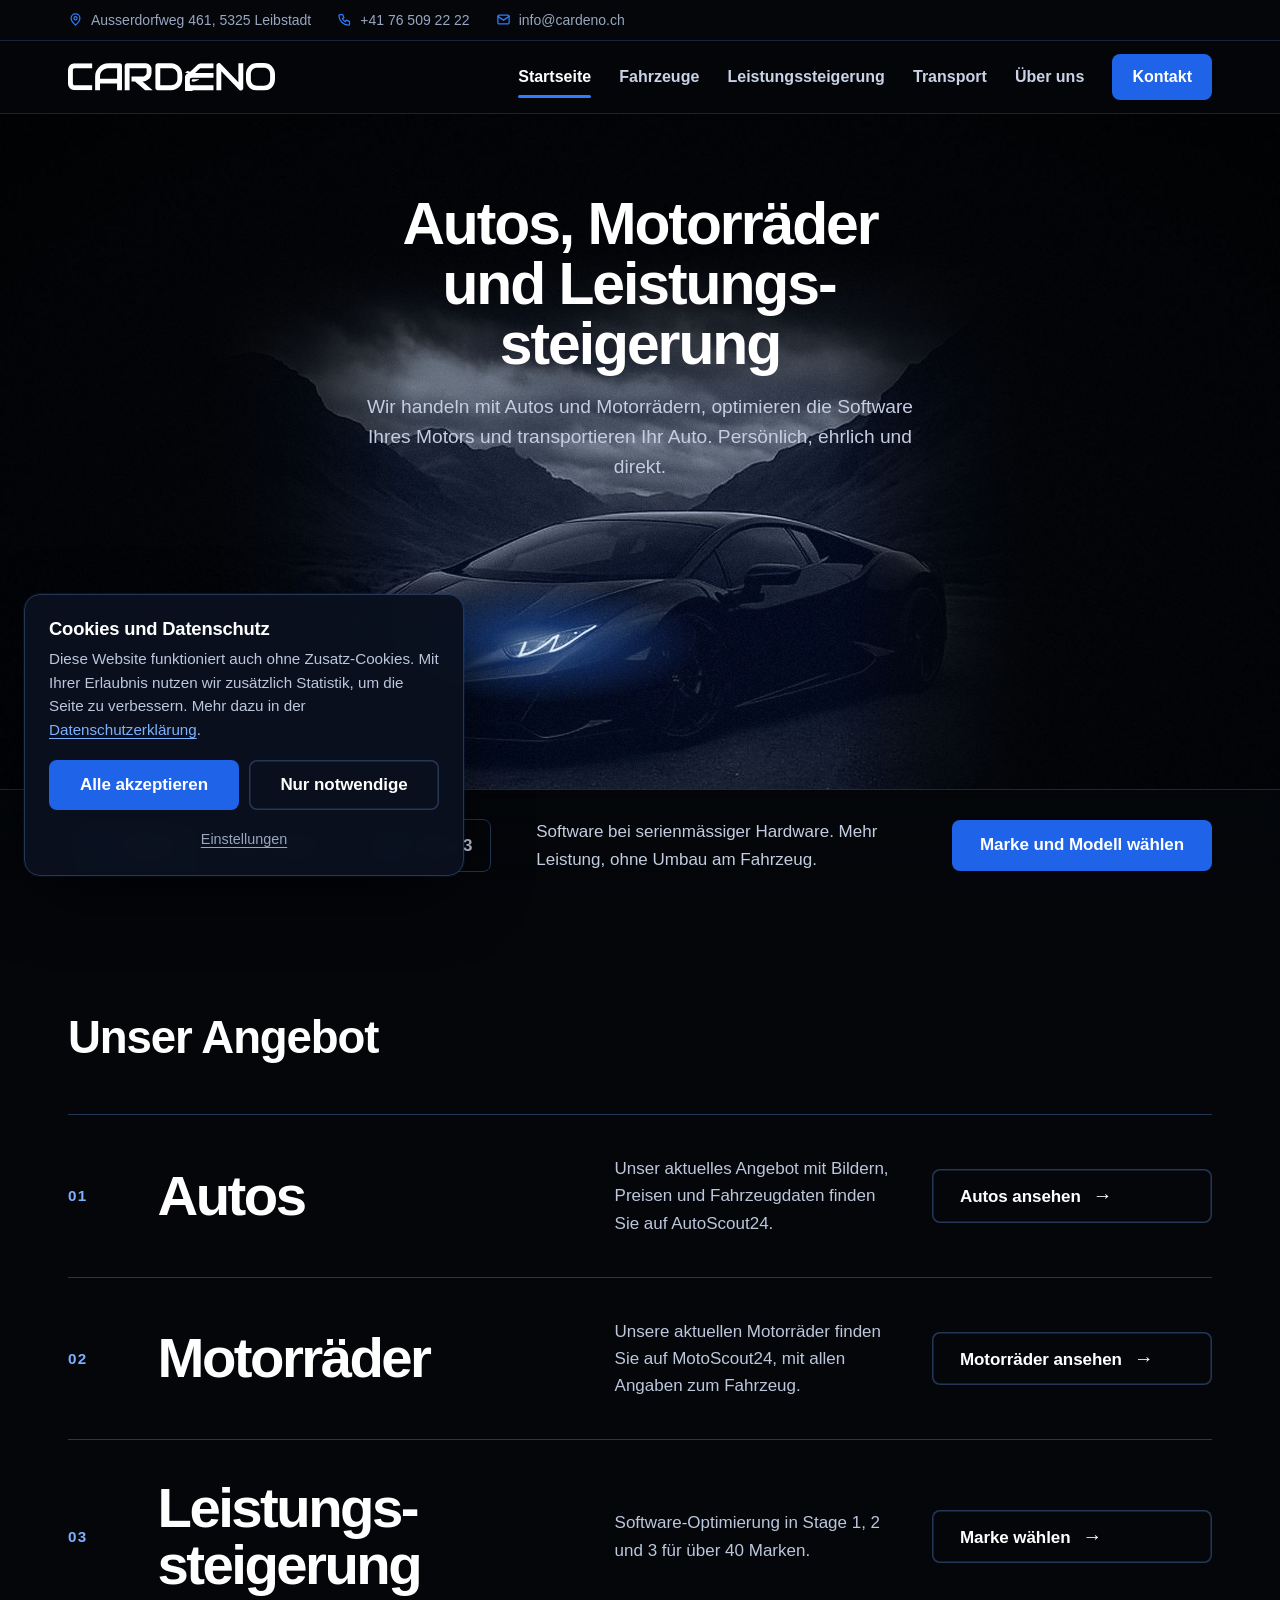
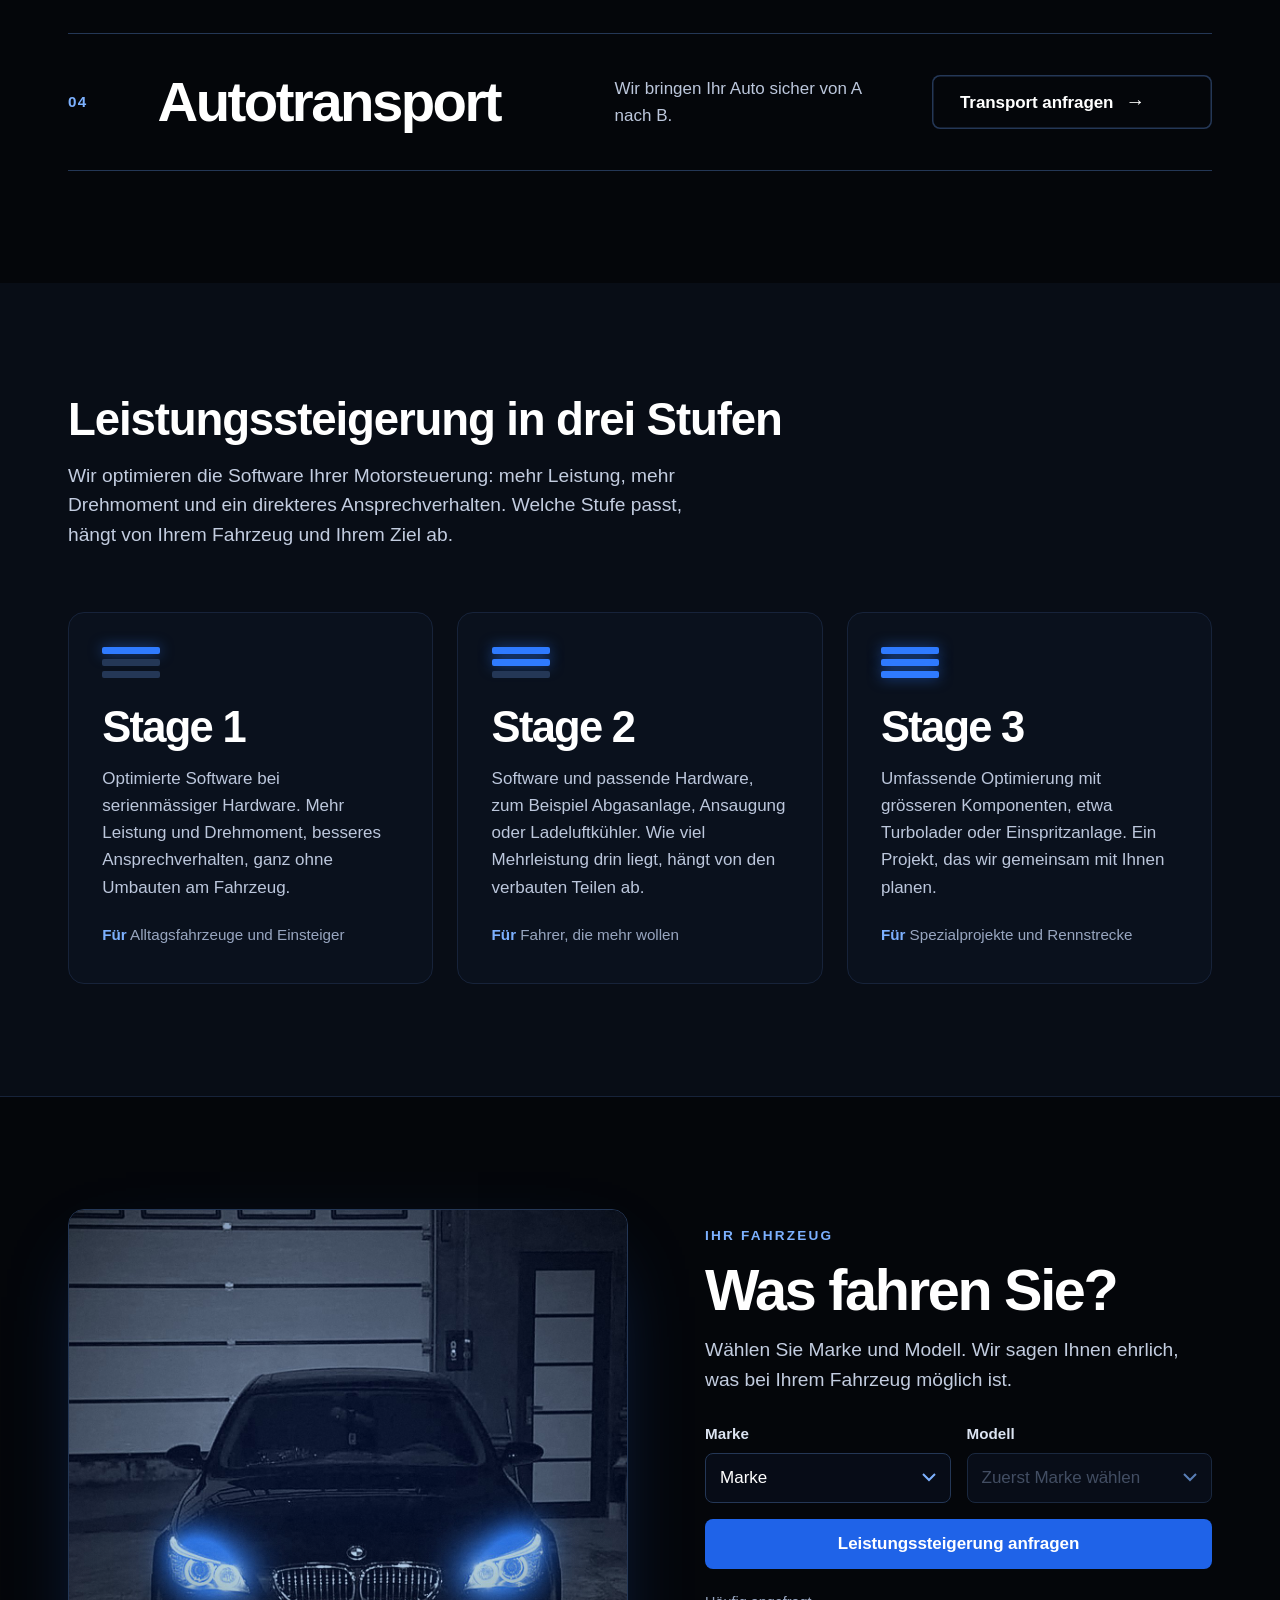
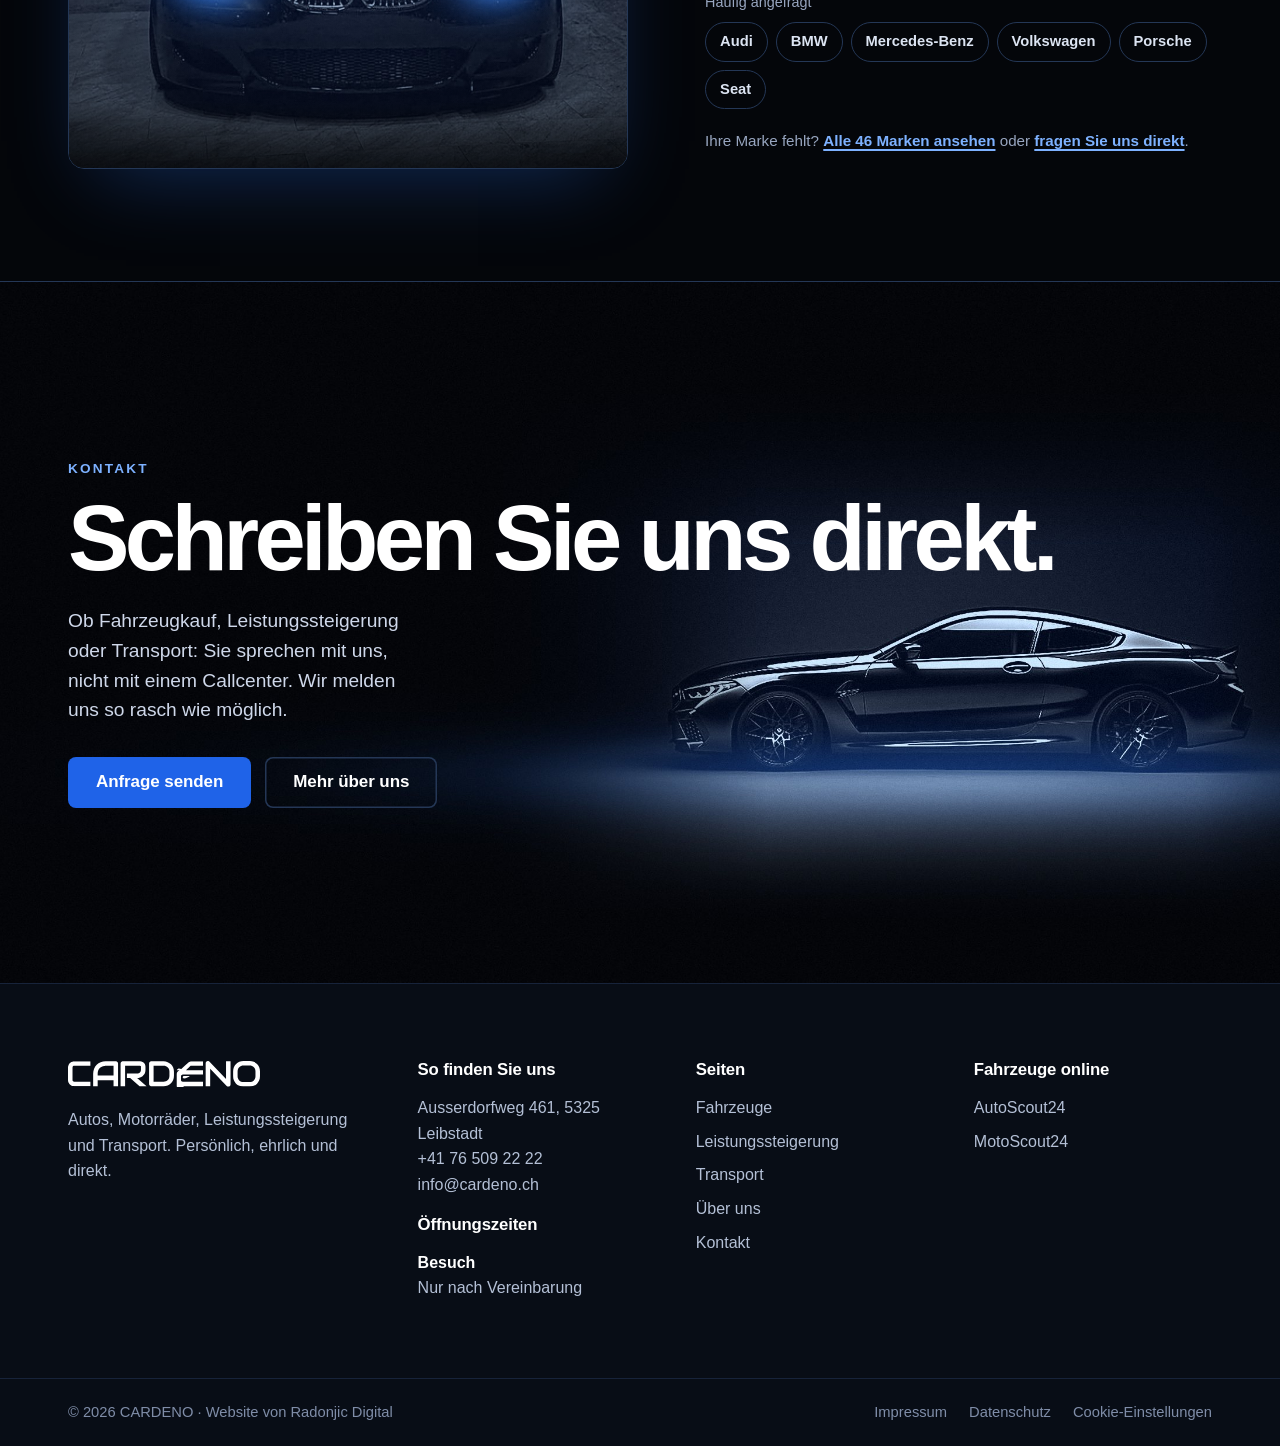
<file: index.html>
<!doctype html>
<html lang="de-CH">
<head>
<meta charset="utf-8">
<meta name="viewport" content="width=device-width, initial-scale=1">
<title>CARDENO – Autos, Motorräder, Leistungssteigerung und Transport</title>
<meta name="description" content="CARDENO: Autos und Motorräder auf AutoScout24 und MotoScout24, Leistungssteigerung in Stage 1, 2 und 3 per Software sowie Autotransport. Fragen Sie Ihr Fahrzeug direkt an.">
<meta name="theme-color" content="#04060a">
<meta name="color-scheme" content="dark">
<meta property="og:type" content="website">
<meta property="og:locale" content="de_CH">
<meta property="og:site_name" content="CARDENO">
<meta property="og:title" content="CARDENO – Autos, Motorräder, Leistungssteigerung und Transport">
<meta property="og:description" content="CARDENO: Autos und Motorräder auf AutoScout24 und MotoScout24, Leistungssteigerung in Stage 1, 2 und 3 per Software sowie Autotransport. Fragen Sie Ihr Fahrzeug direkt an.">
<link rel="icon" type="image/svg+xml" href="images/icon-blue.svg">
<link rel="icon" type="image/png" sizes="48x48" href="images/favicon-48.png">
<link rel="icon" type="image/png" sizes="192x192" href="images/favicon-192.png">
<link rel="apple-touch-icon" href="images/apple-touch-icon.png">
<link rel="stylesheet" href="css/style.css">
</head>
<body>

<a class="skip-link" href="#inhalt">Zum Inhalt springen</a>
<div class="topbar">
  <div class="wrap">
    <ul>
      <li data-c="adresse"><svg viewBox="0 0 24 24" aria-hidden="true"><path d="M12 21s7-6.2 7-11a7 7 0 1 0-14 0c0 4.8 7 11 7 11z"/><circle cx="12" cy="10" r="2.5"/></svg><span data-v></span></li>
      <li data-c="telefon"><a data-link="tel" href="#"><svg viewBox="0 0 24 24" aria-hidden="true"><path d="M5 4h4l2 5-2.5 1.5a11 11 0 0 0 5 5L15 13l5 2v4a2 2 0 0 1-2 2A16 16 0 0 1 3 6a2 2 0 0 1 2-2z"/></svg><span data-v></span></a></li>
      <li data-c="email"><a data-link="mail" href="#"><svg viewBox="0 0 24 24" aria-hidden="true"><rect x="3" y="5" width="18" height="14" rx="2"/><path d="M3 7l9 6 9-6"/></svg><span data-v></span></a></li>
    </ul>
    <ul class="social">
      <li data-c="instagram"><a data-link="url" href="#" target="_blank" rel="noopener" aria-label="CARDENO auf Instagram"><svg viewBox="0 0 24 24" aria-hidden="true"><rect x="3" y="3" width="18" height="18" rx="5"/><circle cx="12" cy="12" r="4"/><circle cx="17.5" cy="6.5" r=".7"/></svg></a></li>
      <li data-c="facebook"><a data-link="url" href="#" target="_blank" rel="noopener" aria-label="CARDENO auf Facebook"><svg viewBox="0 0 24 24" aria-hidden="true"><path d="M14 8h3V4h-3a4 4 0 0 0-4 4v3H7v4h3v6h4v-6h3l1-4h-4V8.5A.5.5 0 0 1 14 8z"/></svg></a></li>
    </ul>
  </div>
</div>
<header class="site-header">
  <div class="wrap">
    <a class="brand" href="index.html" aria-label="CARDENO – zur Startseite"><img src="images/logo.svg" width="207" height="28" alt="CARDENO"></a>
    <button class="nav-toggle" type="button" aria-expanded="false" aria-controls="hauptnavigation" aria-label="Menü öffnen">
      <svg class="icon-open" viewBox="0 0 24 24" aria-hidden="true"><path d="M4 7h16M4 12h16M4 17h16"/></svg>
      <svg class="icon-close" viewBox="0 0 24 24" aria-hidden="true"><path d="M6 6l12 12M18 6L6 18"/></svg>
    </button>
    <nav class="nav" id="hauptnavigation" aria-label="Hauptnavigation">
      <ul><li><a href="index.html" aria-current="page">Startseite</a></li><li><a href="fahrzeuge.html">Fahrzeuge</a></li><li><a href="leistungssteigerung.html">Leistungssteigerung</a></li><li><a href="transport.html">Transport</a></li><li><a href="ueber-uns.html">Über uns</a></li><li><a class="nav-cta" href="kontakt.html">Kontakt</a></li></ul>
    </nav>
  </div>
</header>

<main id="inhalt">

<section class="sh" id="start" aria-labelledby="start-titel" data-stage="1">
  <div class="sh__scene" aria-hidden="true">
    <div class="sh__frame">
      <div class="sh__img"></div>
      <i class="sh__light sh__light--road"></i>
      <i class="sh__light sh__light--far"></i>
      <i class="sh__light sh__light--near"></i>
    </div>
  </div>
  <div class="sh__copy">
    <div class="sh__copy-in">
      <p class="sh__loc"><span data-c="firma" data-v></span><span class="sh__dot" aria-hidden="true"></span><span data-c="plzort" data-v></span></p>
      <h1 id="start-titel">Autos, Motorräder und Leistungs&shy;steigerung</h1>
      <ul class="sh__svc">
        <li><a href="fahrzeuge.html"><b>Autos &amp; Motorräder</b><span>Kaufen, direkt bei uns</span></a></li>
        <li><a href="leistungssteigerung.html"><b>Leistungssteigerung</b><span>Software, Stage 1, 2 und 3</span></a></li>
        <li><a href="transport.html"><b>Autotransport</b><span>Ihr Auto sicher von A nach B</span></a></li>
      </ul>
      <p class="lead">Wir handeln mit Autos und Motorrädern, optimieren die Software Ihres Motors und transportieren Ihr Auto. Persönlich, ehrlich und direkt.</p>
    </div>
  </div>
  <div class="sh__bar">
    <div class="wrap sh__bar-in">
      <div class="sh__pick" role="group" aria-label="Leistungsstufe wählen">
        <button type="button" data-stage="1" aria-pressed="true"><span class="ebars" aria-hidden="true"><i class="on"></i><i></i><i></i></span>Stage 1</button>
        <button type="button" data-stage="2" aria-pressed="false"><span class="ebars" aria-hidden="true"><i class="on"></i><i class="on"></i><i></i></span>Stage 2</button>
        <button type="button" data-stage="3" aria-pressed="false"><span class="ebars" aria-hidden="true"><i class="on"></i><i class="on"></i><i class="on"></i></span>Stage 3</button>
      </div>
      <p class="sh__desc" aria-live="polite">Software bei serienmässiger Hardware. Mehr Leistung, ohne Umbau am Fahrzeug.</p>
      <a class="btn " href="leistungssteigerung.html"><span>Marke und Modell wählen</span></a>
      <div class="sh__mcta">
        <a class="btn" data-c="telefon" data-link="tel" href="#"><span>Jetzt anrufen</span></a>
        <a class="btn btn--ghost" href="kontakt.html"><span>Anfrage senden</span></a>
      </div>
    </div>
  </div>
</section>

<section class="section sec-offer" aria-labelledby="angebot-titel">
  <div class="wrap">
    <div class="section-head"><h2 id="angebot-titel">Unser Angebot</h2></div>
    <ul class="index">
      <li class="index__row">
        <span class="index__big">Autos</span>
        <p>Unser aktuelles Angebot mit Bildern, Preisen und Fahrzeugdaten finden Sie auf AutoScout24.</p>
        <a class="btn btn--ghost" data-c="autoscout" data-link="url" href="#" target="_blank" rel="noopener"><span>Autos ansehen</span></a>
      </li>
      <li class="index__row">
        <span class="index__big">Motorräder</span>
        <p>Unsere aktuellen Motorräder finden Sie auf MotoScout24, mit allen Angaben zum Fahrzeug.</p>
        <a class="btn btn--ghost" data-c="motoscout" data-link="url" href="#" target="_blank" rel="noopener"><span>Motorräder ansehen</span></a>
      </li>
      <li class="index__row">
        <span class="index__big">Leistungs&shy;steigerung</span>
        <p>Software-Optimierung in Stage 1, 2 und 3 für über 40 Marken.</p>
        <a class="btn btn--ghost" href="leistungssteigerung.html"><span>Marke wählen</span></a>
      </li>
      <li class="index__row">
        <span class="index__big">Autotransport</span>
        <p>Wir bringen Ihr Auto sicher von A nach B.</p>
        <a class="btn btn--ghost" href="transport.html"><span>Transport anfragen</span></a>
      </li>
    </ul>
  </div>
</section>

<section class="section section--deep sec-stages" aria-labelledby="tuning-titel">
  <div class="wrap">
    <div class="section-head">
      <h2 id="tuning-titel">Leistungs&shy;steigerung in drei Stufen</h2>
      <p class="lead">Wir optimieren die Software Ihrer Motorsteuerung: mehr Leistung, mehr Drehmoment und ein direkteres Ansprechverhalten. Welche Stufe passt, hängt von Ihrem Fahrzeug und Ihrem Ziel ab.</p>
    </div>
    
<div class="stages">
  <article class="stage">
    <span class="ebars" aria-hidden="true"><i class="on"></i><i></i><i></i></span>
    <h3>Stage 1</h3>
    <p>Optimierte Software bei serienmässiger Hardware. Mehr Leistung und Drehmoment, besseres Ansprechverhalten, ganz ohne Umbauten am Fahrzeug.</p>
    <p class="stage-for"><strong>Für</strong> Alltagsfahrzeuge und Einsteiger</p>
  </article>
  <article class="stage">
    <span class="ebars" aria-hidden="true"><i class="on"></i><i class="on"></i><i></i></span>
    <h3>Stage 2</h3>
    <p>Software und passende Hardware, zum Beispiel Abgasanlage, Ansaugung oder Ladeluftkühler. Wie viel Mehrleistung drin liegt, hängt von den verbauten Teilen ab.</p>
    <p class="stage-for"><strong>Für</strong> Fahrer, die mehr wollen</p>
  </article>
  <article class="stage">
    <span class="ebars" aria-hidden="true"><i class="on"></i><i class="on"></i><i class="on"></i></span>
    <h3>Stage 3</h3>
    <p>Umfassende Optimierung mit grösseren Komponenten, etwa Turbolader oder Einspritzanlage. Ein Projekt, das wir gemeinsam mit Ihnen planen.</p>
    <p class="stage-for"><strong>Für</strong> Spezialprojekte und Rennstrecke</p>
  </article>
</div>

  </div>
</section>

<section class="section fsplit-sec" aria-labelledby="finder-titel">
  <div class="wrap"><div class="fsplit">
    <div class="fsplit__img" aria-hidden="true"><img src="images/finder-bmw.jpg" width="1200" height="1200" alt="" loading="lazy"></div>
    <div class="fsplit__body">
      <p class="kicker">Ihr Fahrzeug</p>
      <h2 id="finder-titel">Was fahren Sie?</h2>
      <p class="lead">Wählen Sie Marke und Modell. Wir sagen Ihnen ehrlich, was bei Ihrem Fahrzeug möglich ist.</p>
      <form class="finder-card" id="finder" aria-label="Fahrzeug wählen">
        <div class="field">
          <label for="finder-marke">Marke</label>
          <select id="finder-marke"><option value="">Marke wählen</option></select>
        </div>
        <div class="field">
          <label for="finder-modell">Modell</label>
          <select id="finder-modell" disabled><option value="">Zuerst Marke wählen</option></select>
        </div>
        <button class="btn" type="submit"><span>Leistungssteigerung anfragen</span></button>
      </form>
      <div class="fsplit__chips"><span>Häufig angefragt</span><a class="chip" href="leistungssteigerung.html#audi">Audi</a><a class="chip" href="leistungssteigerung.html#bmw">BMW</a><a class="chip" href="leistungssteigerung.html#mercedes-benz">Mercedes-Benz</a><a class="chip" href="leistungssteigerung.html#volkswagen">Volkswagen</a><a class="chip" href="leistungssteigerung.html#porsche">Porsche</a><a class="chip" href="leistungssteigerung.html#seat">Seat</a></div>
      <p class="fsplit__more">Ihre Marke fehlt? <a class="text-link" href="leistungssteigerung.html">Alle 46 Marken ansehen</a> oder <a class="text-link" href="kontakt.html">fragen Sie uns direkt</a>.</p>
    </div>
  </div>
  </div>
</section>

<section class="closer" aria-labelledby="cta-titel">
  <div class="closer__img" aria-hidden="true"></div>
  <div class="wrap closer__in">
    <p class="kicker">Kontakt</p>
    <h2 id="cta-titel">Schreiben Sie uns direkt.</h2>
    <p class="lead">Ob Fahrzeugkauf, Leistungssteigerung oder Transport: Sie sprechen mit uns, nicht mit einem Callcenter. Wir melden uns so rasch wie möglich.</p>
    <div class="closer__btns">
      <a class="btn " href="kontakt.html"><span>Anfrage senden</span></a>
      <a class="btn btn--ghost" href="ueber-uns.html"><span>Mehr über uns</span></a>
    </div>
  </div>
</section>


</main>

<footer class="site-footer">
  <div class="wrap footer-main">
    <div>
      <img src="images/logo.svg" width="192" height="26" alt="CARDENO">
      <p>Autos, Motorräder, Leistungssteigerung und Transport. Persönlich, ehrlich und direkt.</p>
    </div>
    <div>
      <h2>So finden Sie uns</h2>
      <p data-c="adresse"><span data-v></span></p>
      <p data-c="telefon"><a data-link="tel" href="#"><span data-v></span></a></p>
      <p data-c="email"><a data-link="mail" href="#"><span data-v></span></a></p>
      <p data-contact-empty>Kontaktdaten folgen in Kürze.</p>
      <div data-c="oeffnungszeiten" style="margin-top:18px">
        <h2>Öffnungszeiten</h2>
        <dl class="footer-hours" data-hours></dl>
      </div>
    </div>
    <div>
      <h2>Seiten</h2>
      <ul>
        <li><a href="fahrzeuge.html">Fahrzeuge</a></li>
        <li><a href="leistungssteigerung.html">Leistungssteigerung</a></li>
        <li><a href="transport.html">Transport</a></li>
        <li><a href="ueber-uns.html">Über uns</a></li>
        <li><a href="kontakt.html">Kontakt</a></li>
      </ul>
    </div>
    <div>
      <h2>Fahrzeuge online</h2>
      <ul>
        <li><a data-c="autoscout" data-link="url" href="#" target="_blank" rel="noopener">AutoScout24</a></li>
        <li><a data-c="motoscout" data-link="url" href="#" target="_blank" rel="noopener">MotoScout24</a></li>
      </ul>
    </div>
  </div>
  <div class="footer-bottom">
    <div class="wrap">
      <span>© <span data-year>2026</span> CARDENO · Website von <a href="https://radonjicdigital.ch" target="_blank" rel="noopener">Radonjic Digital</a></span>
      <ul>
        <li><a href="impressum.html">Impressum</a></li>
        <li><a href="datenschutz.html">Datenschutz</a></li>
        <li><button type="button" class="linklike" data-cookie-settings>Cookie-Einstellungen</button></li>
      </ul>
    </div>
  </div>
</footer>

<script src="js/config.js"></script>
<script src="js/tuning-data.js"></script>
<script src="js/main.js"></script>
<script src="js/cookies.js"></script>
</body>
</html>
</file>
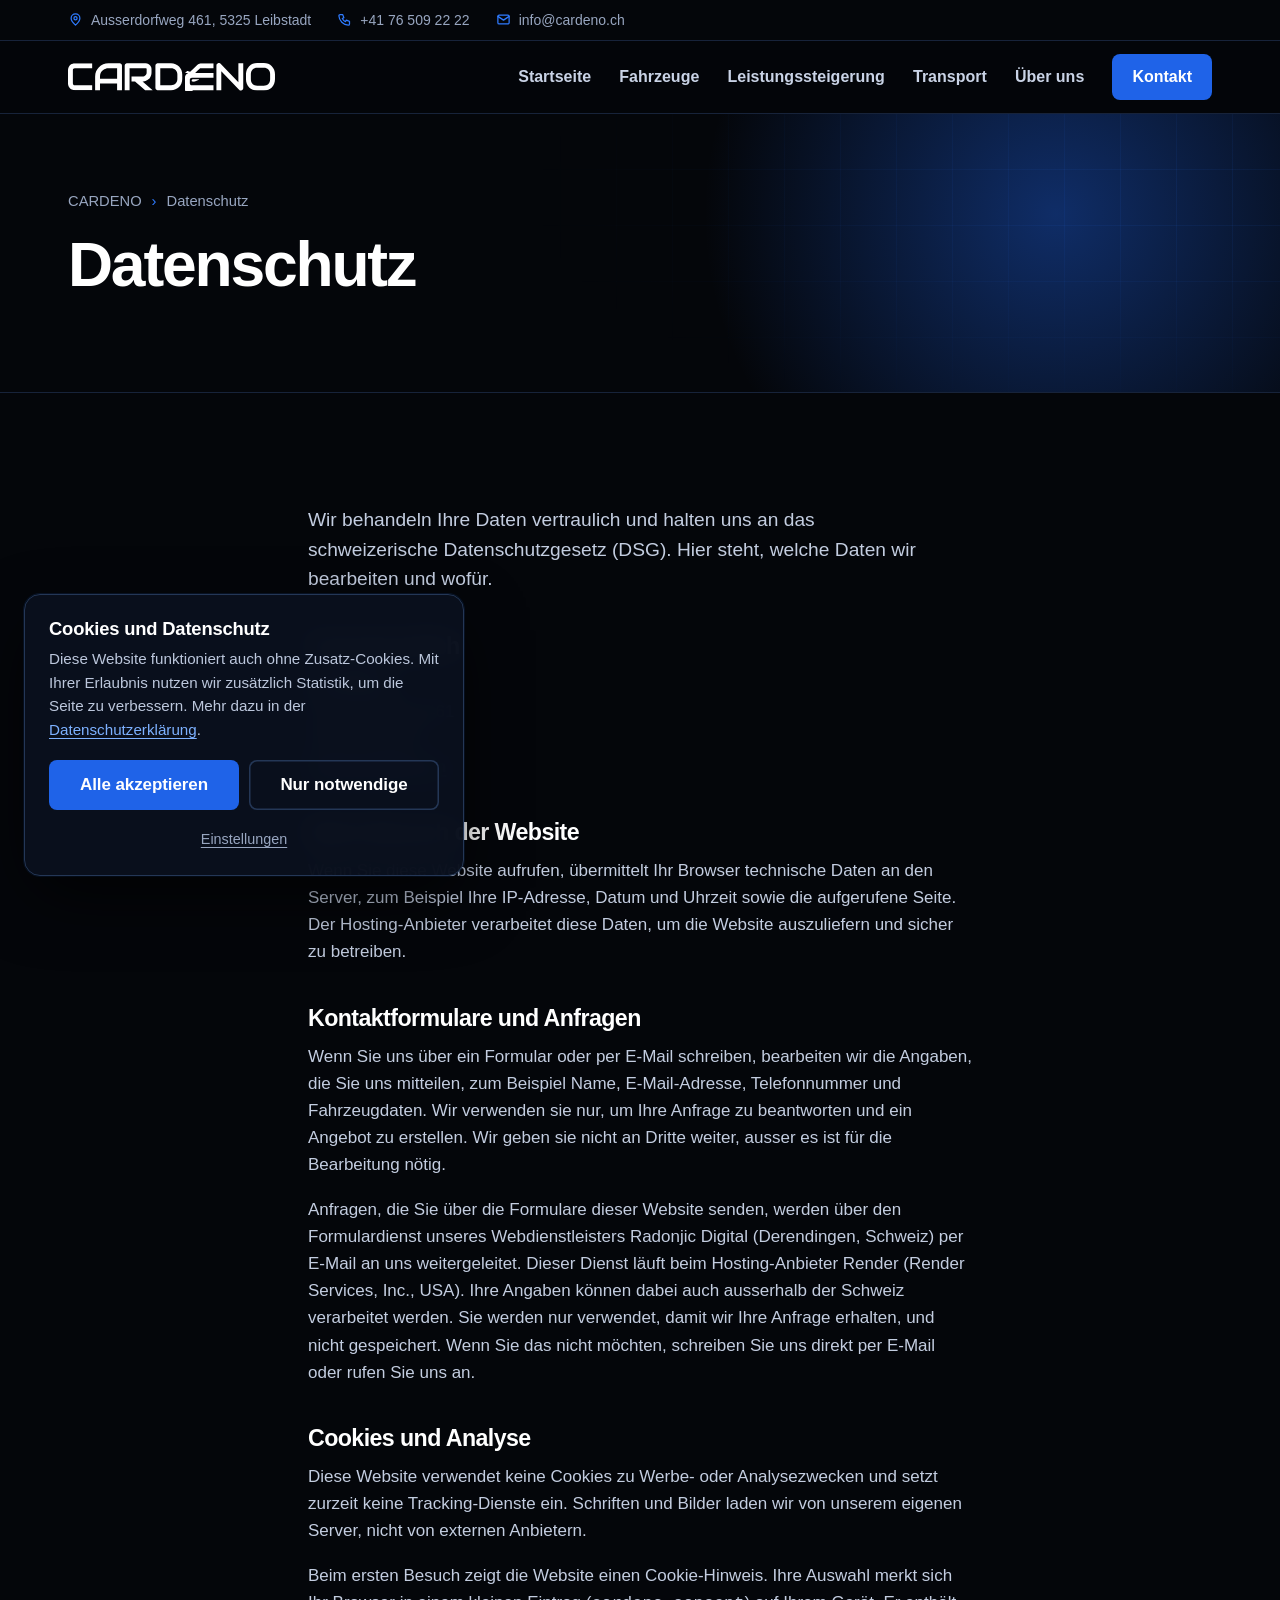
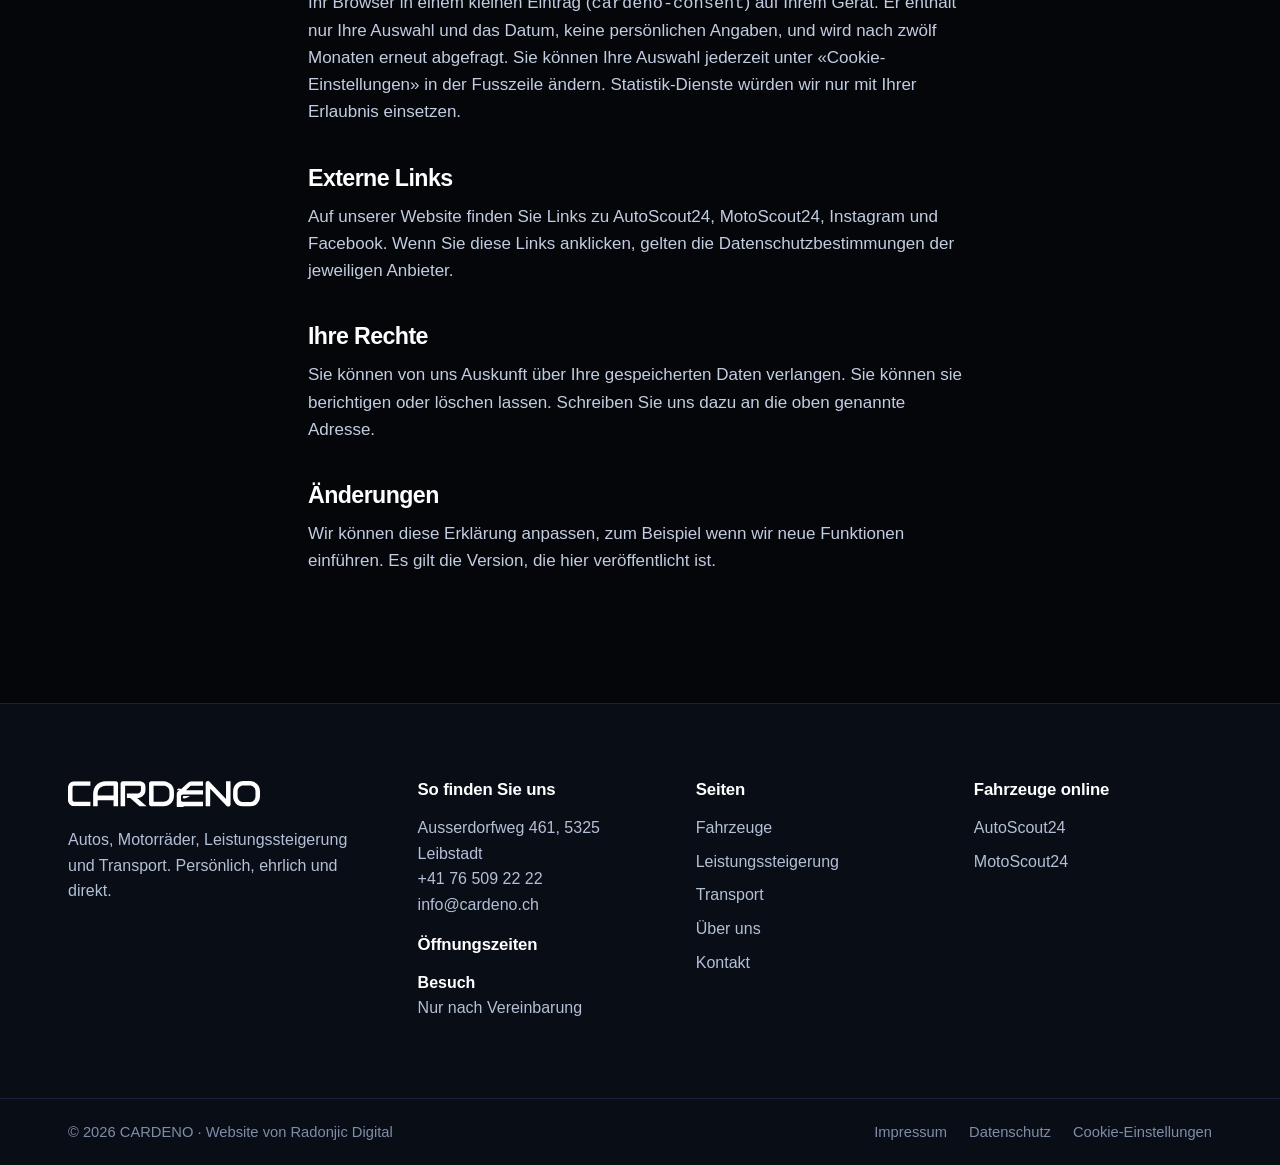
<file: datenschutz.html>
<!doctype html>
<html lang="de-CH">
<head>
<meta charset="utf-8">
<meta name="viewport" content="width=device-width, initial-scale=1">
<title>Datenschutz – CARDENO</title>
<meta name="description" content="Datenschutzerklärung von CARDENO.">
<meta name="theme-color" content="#04060a">
<meta name="color-scheme" content="dark">
<meta property="og:type" content="website">
<meta property="og:locale" content="de_CH">
<meta property="og:site_name" content="CARDENO">
<meta property="og:title" content="Datenschutz – CARDENO">
<meta property="og:description" content="Datenschutzerklärung von CARDENO.">
<link rel="icon" type="image/svg+xml" href="images/icon-blue.svg">
<link rel="icon" type="image/png" sizes="48x48" href="images/favicon-48.png">
<link rel="icon" type="image/png" sizes="192x192" href="images/favicon-192.png">
<link rel="apple-touch-icon" href="images/apple-touch-icon.png">
<link rel="stylesheet" href="css/style.css">
</head>
<body>

<a class="skip-link" href="#inhalt">Zum Inhalt springen</a>
<div class="topbar">
  <div class="wrap">
    <ul>
      <li data-c="adresse"><svg viewBox="0 0 24 24" aria-hidden="true"><path d="M12 21s7-6.2 7-11a7 7 0 1 0-14 0c0 4.8 7 11 7 11z"/><circle cx="12" cy="10" r="2.5"/></svg><span data-v></span></li>
      <li data-c="telefon"><a data-link="tel" href="#"><svg viewBox="0 0 24 24" aria-hidden="true"><path d="M5 4h4l2 5-2.5 1.5a11 11 0 0 0 5 5L15 13l5 2v4a2 2 0 0 1-2 2A16 16 0 0 1 3 6a2 2 0 0 1 2-2z"/></svg><span data-v></span></a></li>
      <li data-c="email"><a data-link="mail" href="#"><svg viewBox="0 0 24 24" aria-hidden="true"><rect x="3" y="5" width="18" height="14" rx="2"/><path d="M3 7l9 6 9-6"/></svg><span data-v></span></a></li>
    </ul>
    <ul class="social">
      <li data-c="instagram"><a data-link="url" href="#" target="_blank" rel="noopener" aria-label="CARDENO auf Instagram"><svg viewBox="0 0 24 24" aria-hidden="true"><rect x="3" y="3" width="18" height="18" rx="5"/><circle cx="12" cy="12" r="4"/><circle cx="17.5" cy="6.5" r=".7"/></svg></a></li>
      <li data-c="facebook"><a data-link="url" href="#" target="_blank" rel="noopener" aria-label="CARDENO auf Facebook"><svg viewBox="0 0 24 24" aria-hidden="true"><path d="M14 8h3V4h-3a4 4 0 0 0-4 4v3H7v4h3v6h4v-6h3l1-4h-4V8.5A.5.5 0 0 1 14 8z"/></svg></a></li>
    </ul>
  </div>
</div>
<header class="site-header">
  <div class="wrap">
    <a class="brand" href="index.html" aria-label="CARDENO – zur Startseite"><img src="images/logo.svg" width="207" height="28" alt="CARDENO"></a>
    <button class="nav-toggle" type="button" aria-expanded="false" aria-controls="hauptnavigation" aria-label="Menü öffnen">
      <svg class="icon-open" viewBox="0 0 24 24" aria-hidden="true"><path d="M4 7h16M4 12h16M4 17h16"/></svg>
      <svg class="icon-close" viewBox="0 0 24 24" aria-hidden="true"><path d="M6 6l12 12M18 6L6 18"/></svg>
    </button>
    <nav class="nav" id="hauptnavigation" aria-label="Hauptnavigation">
      <ul><li><a href="index.html">Startseite</a></li><li><a href="fahrzeuge.html">Fahrzeuge</a></li><li><a href="leistungssteigerung.html">Leistungssteigerung</a></li><li><a href="transport.html">Transport</a></li><li><a href="ueber-uns.html">Über uns</a></li><li><a class="nav-cta" href="kontakt.html">Kontakt</a></li></ul>
    </nav>
  </div>
</header>

<main id="inhalt">

<section class="page-hero" aria-labelledby="seite-titel">
  <div class="wrap"><nav class="crumbs" aria-label="Brotkrumen"><ol><li><a href="index.html">CARDENO</a></li><li aria-current="page">Datenschutz</li></ol></nav><h1 id="seite-titel">Datenschutz</h1></div>
</section>
<section class="section">
  <div class="wrap legal">
    <p class="lead">Wir behandeln Ihre Daten vertraulich und halten uns an das schweizerische Datenschutzgesetz (DSG). Hier steht, welche Daten wir bearbeiten und wofür.</p>

    <h2>Verantwortlich</h2>
    <p><strong data-c="firma" style="color:#fff"><span data-v></span></strong><br>
      <span data-c="strasse"><span data-v></span><br></span>
      <span data-c="plzort"><span data-v></span><br></span>
      <span data-c="email"><a data-link="mail" href="#" class="text-link"><span data-v></span></a></span></p>

    <h2>Beim Besuch der Website</h2>
    <p>Wenn Sie diese Website aufrufen, übermittelt Ihr Browser technische Daten an den Server, zum Beispiel Ihre IP-Adresse, Datum und Uhrzeit sowie die aufgerufene Seite. Der Hosting-Anbieter verarbeitet diese Daten, um die Website auszuliefern und sicher zu betreiben.</p>

    <h2>Kontaktformulare und Anfragen</h2>
    <p>Wenn Sie uns über ein Formular oder per E-Mail schreiben, bearbeiten wir die Angaben, die Sie uns mitteilen, zum Beispiel Name, E-Mail-Adresse, Telefonnummer und Fahrzeugdaten. Wir verwenden sie nur, um Ihre Anfrage zu beantworten und ein Angebot zu erstellen. Wir geben sie nicht an Dritte weiter, ausser es ist für die Bearbeitung nötig.</p>
    <p data-form-provider hidden>Anfragen, die Sie über die Formulare dieser Website senden, werden über den Formulardienst unseres Webdienstleisters Radonjic Digital (Derendingen, Schweiz) per E-Mail an uns weitergeleitet. Dieser Dienst läuft beim Hosting-Anbieter Render (Render Services, Inc., USA). Ihre Angaben können dabei auch ausserhalb der Schweiz verarbeitet werden. Sie werden nur verwendet, damit wir Ihre Anfrage erhalten, und nicht gespeichert. Wenn Sie das nicht möchten, schreiben Sie uns direkt per E-Mail oder rufen Sie uns an.</p>

    <h2>Cookies und Analyse</h2>
    <p>Diese Website verwendet keine Cookies zu Werbe- oder Analysezwecken und setzt zurzeit keine Tracking-Dienste ein. Schriften und Bilder laden wir von unserem eigenen Server, nicht von externen Anbietern.</p>
    <p>Beim ersten Besuch zeigt die Website einen Cookie-Hinweis. Ihre Auswahl merkt sich Ihr Browser in einem kleinen Eintrag (<code>cardeno-consent</code>) auf Ihrem Gerät. Er enthält nur Ihre Auswahl und das Datum, keine persönlichen Angaben, und wird nach zwölf Monaten erneut abgefragt. Sie können Ihre Auswahl jederzeit unter «Cookie-Einstellungen» in der Fusszeile ändern. Statistik-Dienste würden wir nur mit Ihrer Erlaubnis einsetzen.</p>

    <h2>Externe Links</h2>
    <p>Auf unserer Website finden Sie Links zu AutoScout24, MotoScout24, Instagram und Facebook. Wenn Sie diese Links anklicken, gelten die Datenschutzbestimmungen der jeweiligen Anbieter.</p>

    <h2>Ihre Rechte</h2>
    <p>Sie können von uns Auskunft über Ihre gespeicherten Daten verlangen. Sie können sie berichtigen oder löschen lassen. Schreiben Sie uns dazu an die oben genannte Adresse.</p>

    <h2>Änderungen</h2>
    <p>Wir können diese Erklärung anpassen, zum Beispiel wenn wir neue Funktionen einführen. Es gilt die Version, die hier veröffentlicht ist.</p>
  </div>
</section>

</main>

<footer class="site-footer">
  <div class="wrap footer-main">
    <div>
      <img src="images/logo.svg" width="192" height="26" alt="CARDENO">
      <p>Autos, Motorräder, Leistungssteigerung und Transport. Persönlich, ehrlich und direkt.</p>
    </div>
    <div>
      <h2>So finden Sie uns</h2>
      <p data-c="adresse"><span data-v></span></p>
      <p data-c="telefon"><a data-link="tel" href="#"><span data-v></span></a></p>
      <p data-c="email"><a data-link="mail" href="#"><span data-v></span></a></p>
      <p data-contact-empty>Kontaktdaten folgen in Kürze.</p>
      <div data-c="oeffnungszeiten" style="margin-top:18px">
        <h2>Öffnungszeiten</h2>
        <dl class="footer-hours" data-hours></dl>
      </div>
    </div>
    <div>
      <h2>Seiten</h2>
      <ul>
        <li><a href="fahrzeuge.html">Fahrzeuge</a></li>
        <li><a href="leistungssteigerung.html">Leistungssteigerung</a></li>
        <li><a href="transport.html">Transport</a></li>
        <li><a href="ueber-uns.html">Über uns</a></li>
        <li><a href="kontakt.html">Kontakt</a></li>
      </ul>
    </div>
    <div>
      <h2>Fahrzeuge online</h2>
      <ul>
        <li><a data-c="autoscout" data-link="url" href="#" target="_blank" rel="noopener">AutoScout24</a></li>
        <li><a data-c="motoscout" data-link="url" href="#" target="_blank" rel="noopener">MotoScout24</a></li>
      </ul>
    </div>
  </div>
  <div class="footer-bottom">
    <div class="wrap">
      <span>© <span data-year>2026</span> CARDENO · Website von <a href="https://radonjicdigital.ch" target="_blank" rel="noopener">Radonjic Digital</a></span>
      <ul>
        <li><a href="impressum.html">Impressum</a></li>
        <li><a href="datenschutz.html">Datenschutz</a></li>
        <li><button type="button" class="linklike" data-cookie-settings>Cookie-Einstellungen</button></li>
      </ul>
    </div>
  </div>
</footer>

<script src="js/config.js"></script>
<script src="js/main.js"></script>
<script src="js/cookies.js"></script>
</body>
</html>
</file>
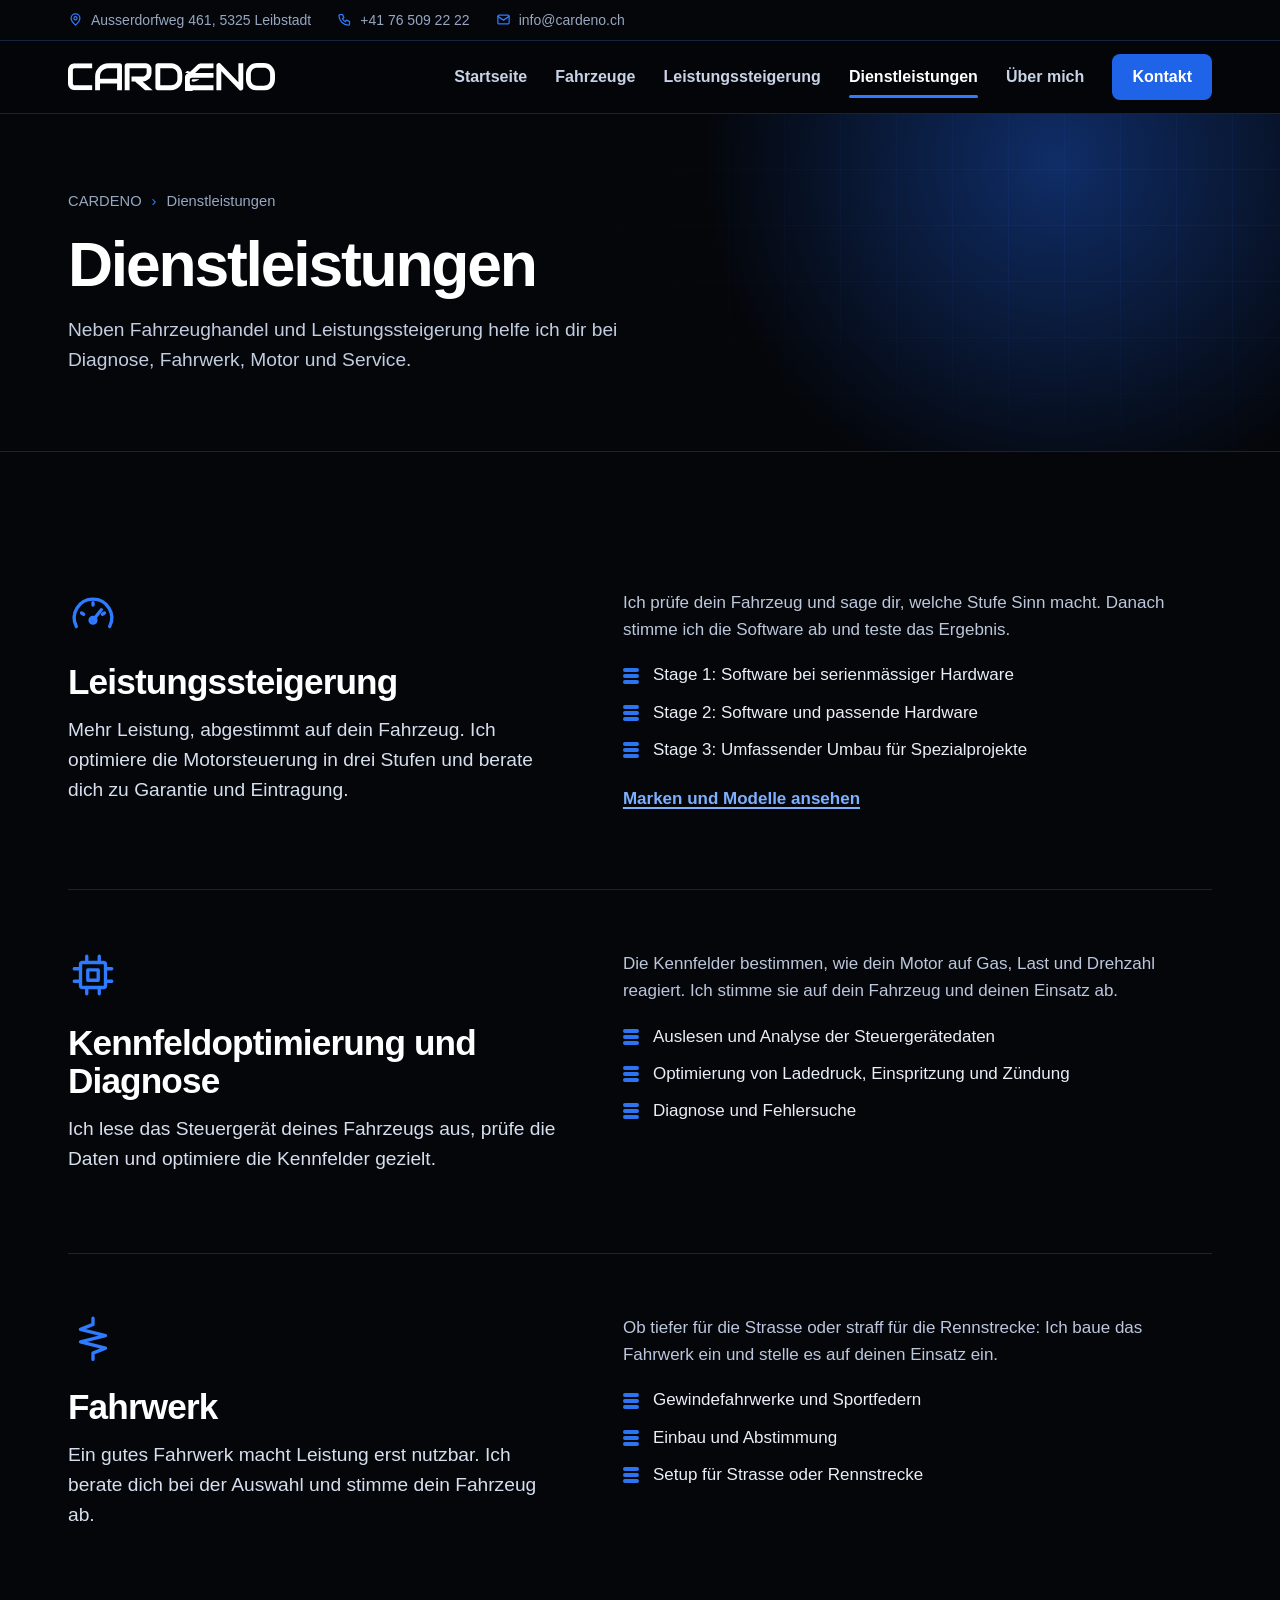
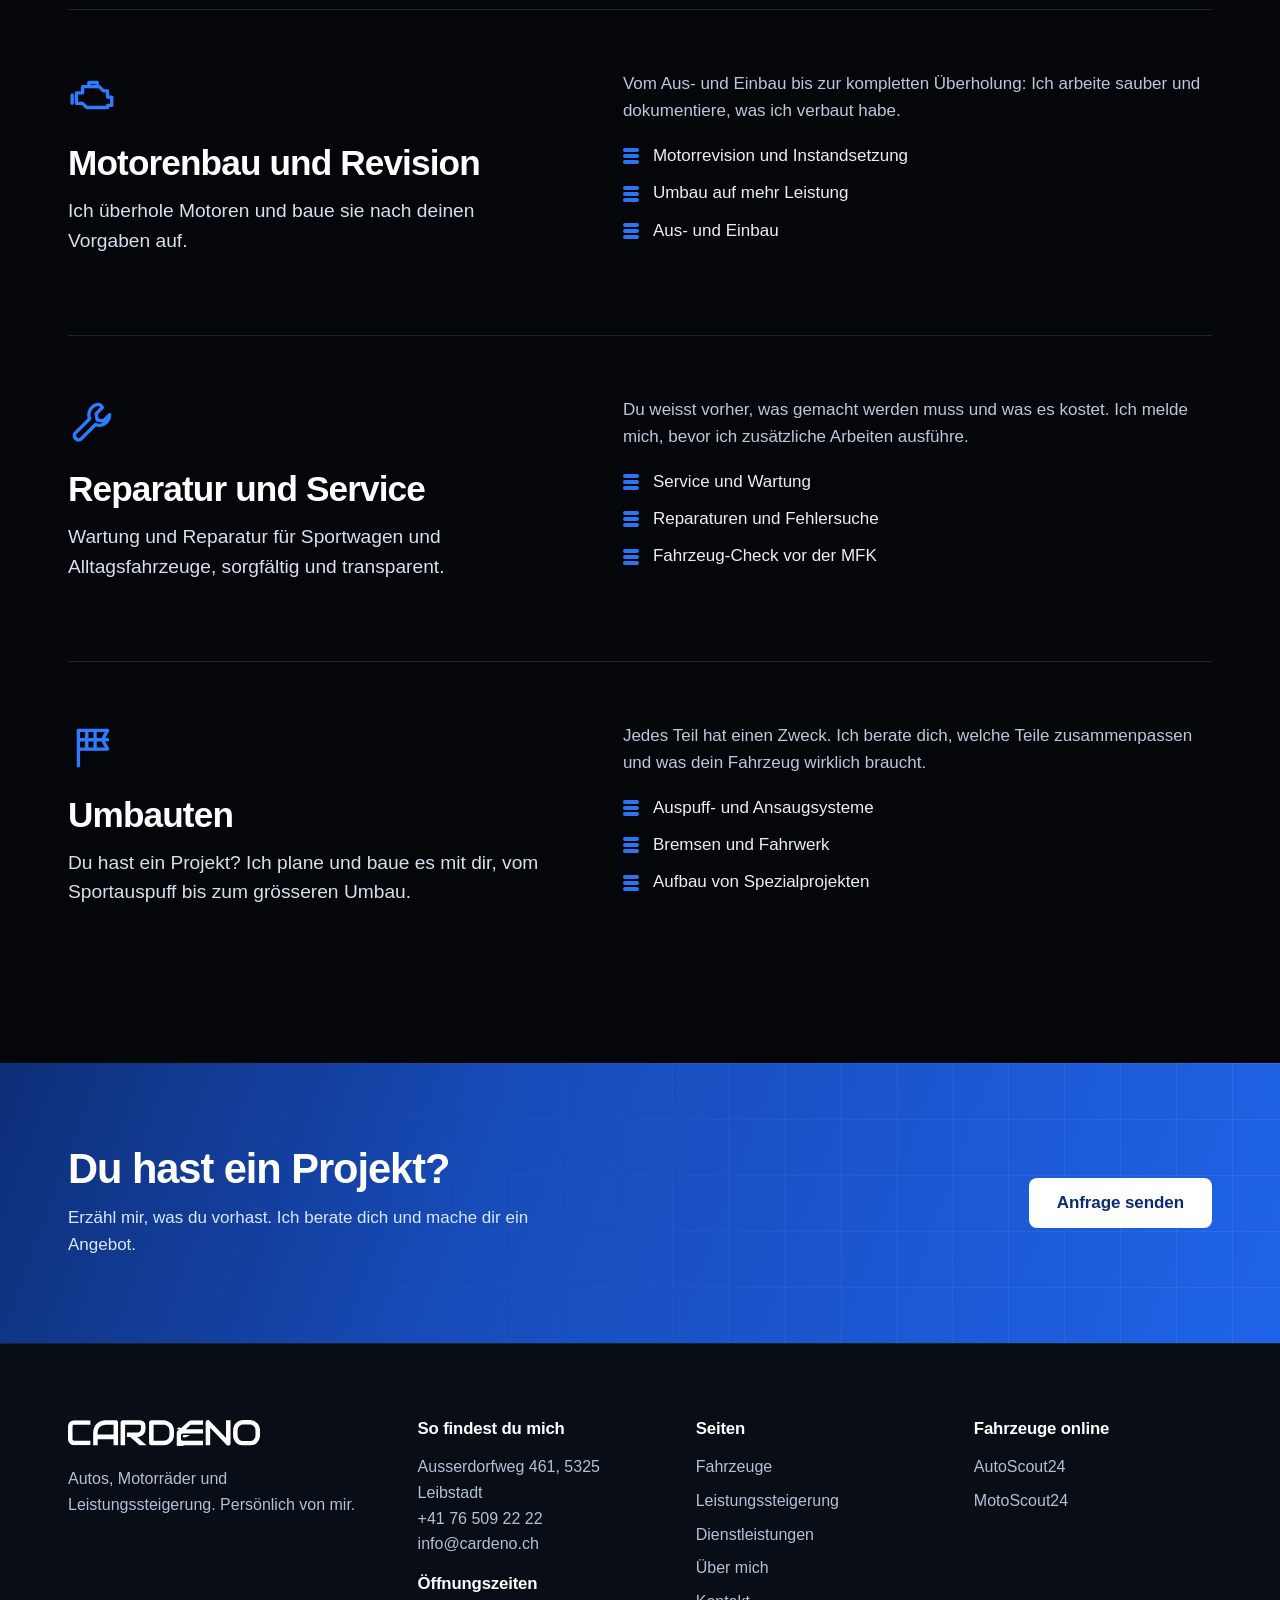
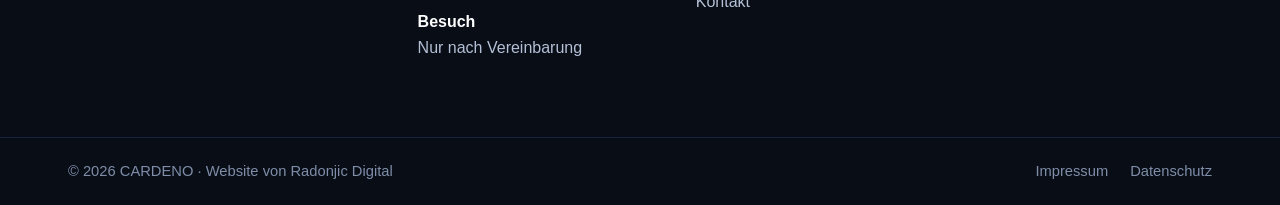
<file: dienstleistungen.html>
<!doctype html>
<html lang="de-CH">
<head>
<meta charset="utf-8">
<meta name="viewport" content="width=device-width, initial-scale=1">
<title>Dienstleistungen – CARDENO</title>
<meta name="description" content="Leistungssteigerung, Kennfeldoptimierung, Fahrwerk, Motorenbau, Reparatur und Umbauten: die Dienstleistungen von CARDENO.">
<meta name="theme-color" content="#04060a">
<meta name="color-scheme" content="dark">
<meta property="og:type" content="website">
<meta property="og:locale" content="de_CH">
<meta property="og:site_name" content="CARDENO">
<meta property="og:title" content="Dienstleistungen – CARDENO">
<meta property="og:description" content="Leistungssteigerung, Kennfeldoptimierung, Fahrwerk, Motorenbau, Reparatur und Umbauten: die Dienstleistungen von CARDENO.">
<link rel="icon" type="image/svg+xml" href="images/icon-blue.svg">
<link rel="icon" type="image/png" sizes="48x48" href="images/favicon-48.png">
<link rel="icon" type="image/png" sizes="192x192" href="images/favicon-192.png">
<link rel="apple-touch-icon" href="images/apple-touch-icon.png">
<link rel="stylesheet" href="css/style.css">
</head>
<body>

<a class="skip-link" href="#inhalt">Zum Inhalt springen</a>
<div class="topbar">
  <div class="wrap">
    <ul>
      <li data-c="adresse"><svg viewBox="0 0 24 24" aria-hidden="true"><path d="M12 21s7-6.2 7-11a7 7 0 1 0-14 0c0 4.8 7 11 7 11z"/><circle cx="12" cy="10" r="2.5"/></svg><span data-v></span></li>
      <li data-c="telefon"><a data-link="tel" href="#"><svg viewBox="0 0 24 24" aria-hidden="true"><path d="M5 4h4l2 5-2.5 1.5a11 11 0 0 0 5 5L15 13l5 2v4a2 2 0 0 1-2 2A16 16 0 0 1 3 6a2 2 0 0 1 2-2z"/></svg><span data-v></span></a></li>
      <li data-c="email"><a data-link="mail" href="#"><svg viewBox="0 0 24 24" aria-hidden="true"><rect x="3" y="5" width="18" height="14" rx="2"/><path d="M3 7l9 6 9-6"/></svg><span data-v></span></a></li>
    </ul>
    <ul class="social">
      <li data-c="instagram"><a data-link="url" href="#" target="_blank" rel="noopener" aria-label="CARDENO auf Instagram"><svg viewBox="0 0 24 24" aria-hidden="true"><rect x="3" y="3" width="18" height="18" rx="5"/><circle cx="12" cy="12" r="4"/><circle cx="17.5" cy="6.5" r=".7"/></svg></a></li>
      <li data-c="facebook"><a data-link="url" href="#" target="_blank" rel="noopener" aria-label="CARDENO auf Facebook"><svg viewBox="0 0 24 24" aria-hidden="true"><path d="M14 8h3V4h-3a4 4 0 0 0-4 4v3H7v4h3v6h4v-6h3l1-4h-4V8.5A.5.5 0 0 1 14 8z"/></svg></a></li>
    </ul>
  </div>
</div>
<header class="site-header">
  <div class="wrap">
    <a class="brand" href="index.html" aria-label="CARDENO – zur Startseite"><img src="images/logo.svg" width="207" height="28" alt="CARDENO"></a>
    <button class="nav-toggle" type="button" aria-expanded="false" aria-controls="hauptnavigation" aria-label="Menü öffnen">
      <svg class="icon-open" viewBox="0 0 24 24" aria-hidden="true"><path d="M4 7h16M4 12h16M4 17h16"/></svg>
      <svg class="icon-close" viewBox="0 0 24 24" aria-hidden="true"><path d="M6 6l12 12M18 6L6 18"/></svg>
    </button>
    <nav class="nav" id="hauptnavigation" aria-label="Hauptnavigation">
      <ul><li><a href="index.html">Startseite</a></li><li><a href="fahrzeuge.html">Fahrzeuge</a></li><li><a href="leistungssteigerung.html">Leistungssteigerung</a></li><li><a href="dienstleistungen.html" aria-current="page">Dienstleistungen</a></li><li><a href="ueber-mich.html">Über mich</a></li><li><a class="nav-cta" href="kontakt.html">Kontakt</a></li></ul>
    </nav>
  </div>
</header>

<main id="inhalt">

<section class="page-hero" aria-labelledby="seite-titel">
  <div class="wrap">
    <nav class="crumbs" aria-label="Brotkrumen"><ol><li><a href="index.html">CARDENO</a></li><li aria-current="page">Dienstleistungen</li></ol></nav>
    <h1 id="seite-titel">Dienstleistungen</h1>
    <p class="lead">Neben Fahrzeughandel und Leistungssteigerung helfe ich dir bei Diagnose, Fahrwerk, Motor und Service.</p>
  </div>
</section>
<section class="section section--tight">
  <div class="wrap">
    <article class="service-detail" id="leistung">
      <div><svg viewBox="0 0 24 24" aria-hidden="true"><path d="M4 18a9 9 0 1 1 16 0"/><path d="M12 15l4-5"/><circle cx="12" cy="15" r="1.4"/><path d="M6.5 11.5l1 .6M12 6.5v1.2M17.5 11.5l-1 .6"/></svg><h2 style="font-size:clamp(1.6rem,2.8vw,2.2rem)">Leistungssteigerung</h2><p class="lead" style="margin-top:14px">Mehr Leistung, abgestimmt auf dein Fahrzeug. Ich optimiere die Motorsteuerung in drei Stufen und berate dich zu Garantie und Eintragung.</p></div>
      <div><p>Ich prüfe dein Fahrzeug und sage dir, welche Stufe Sinn macht. Danach stimme ich die Software ab und teste das Ergebnis.</p><ul><li>Stage 1: Software bei serienmässiger Hardware</li><li>Stage 2: Software und passende Hardware</li><li>Stage 3: Umfassender Umbau für Spezialprojekte</li></ul><p style="margin-top:22px"><a class="text-link" href="leistungssteigerung.html">Marken und Modelle ansehen</a></p></div>
    </article>
    <article class="service-detail" id="kennfeld">
      <div><svg viewBox="0 0 24 24" aria-hidden="true"><rect x="6" y="6" width="12" height="12" rx="1"/><rect x="9.5" y="9.5" width="5" height="5"/><path d="M9 3v3M15 3v3M9 18v3M15 18v3M3 9h3M3 15h3M18 9h3M18 15h3"/></svg><h2 style="font-size:clamp(1.6rem,2.8vw,2.2rem)">Kennfeldoptimierung und Diagnose</h2><p class="lead" style="margin-top:14px">Ich lese das Steuergerät deines Fahrzeugs aus, prüfe die Daten und optimiere die Kennfelder gezielt.</p></div>
      <div><p>Die Kennfelder bestimmen, wie dein Motor auf Gas, Last und Drehzahl reagiert. Ich stimme sie auf dein Fahrzeug und deinen Einsatz ab.</p><ul><li>Auslesen und Analyse der Steuergerätedaten</li><li>Optimierung von Ladedruck, Einspritzung und Zündung</li><li>Diagnose und Fehlersuche</li></ul></div>
    </article>
    <article class="service-detail" id="fahrwerk">
      <div><svg viewBox="0 0 24 24" aria-hidden="true"><path d="M12 2v3l-6 2.4 12 3-12 3 12 3-6 2.4v3"/></svg><h2 style="font-size:clamp(1.6rem,2.8vw,2.2rem)">Fahrwerk</h2><p class="lead" style="margin-top:14px">Ein gutes Fahrwerk macht Leistung erst nutzbar. Ich berate dich bei der Auswahl und stimme dein Fahrzeug ab.</p></div>
      <div><p>Ob tiefer für die Strasse oder straff für die Rennstrecke: Ich baue das Fahrwerk ein und stelle es auf deinen Einsatz ein.</p><ul><li>Gewindefahrwerke und Sportfedern</li><li>Einbau und Abstimmung</li><li>Setup für Strasse oder Rennstrecke</li></ul></div>
    </article>
    <article class="service-detail" id="motor">
      <div><svg viewBox="0 0 24 24" aria-hidden="true"><path d="M7 8h8l2 2h2v3h2v4h-2v1H9l-2-2H4v-5h3z"/><path d="M10 8V6h4v2M2 12v4"/></svg><h2 style="font-size:clamp(1.6rem,2.8vw,2.2rem)">Motorenbau und Revision</h2><p class="lead" style="margin-top:14px">Ich überhole Motoren und baue sie nach deinen Vorgaben auf.</p></div>
      <div><p>Vom Aus- und Einbau bis zur kompletten Überholung: Ich arbeite sauber und dokumentiere, was ich verbaut habe.</p><ul><li>Motorrevision und Instandsetzung</li><li>Umbau auf mehr Leistung</li><li>Aus- und Einbau</li></ul></div>
    </article>
    <article class="service-detail" id="service">
      <div><svg viewBox="0 0 24 24" aria-hidden="true"><path d="M15 4a5 5 0 0 0-4.6 6.9L3.5 17.8a2 2 0 0 0 2.8 2.8l6.9-6.9A5 5 0 0 0 20 9l-3 3-3-.5-.5-3 3-3A5 5 0 0 0 15 4z"/></svg><h2 style="font-size:clamp(1.6rem,2.8vw,2.2rem)">Reparatur und Service</h2><p class="lead" style="margin-top:14px">Wartung und Reparatur für Sportwagen und Alltagsfahrzeuge, sorgfältig und transparent.</p></div>
      <div><p>Du weisst vorher, was gemacht werden muss und was es kostet. Ich melde mich, bevor ich zusätzliche Arbeiten ausführe.</p><ul><li>Service und Wartung</li><li>Reparaturen und Fehlersuche</li><li>Fahrzeug-Check vor der MFK</li></ul></div>
    </article>
    <article class="service-detail" id="umbau">
      <div><svg viewBox="0 0 24 24" aria-hidden="true"><path d="M5 21V4"/><path d="M5 4h14l-2.5 4.5L19 13H5"/><path d="M9 4v9M13 4v9M5 8.5h14"/></svg><h2 style="font-size:clamp(1.6rem,2.8vw,2.2rem)">Umbauten</h2><p class="lead" style="margin-top:14px">Du hast ein Projekt? Ich plane und baue es mit dir, vom Sportauspuff bis zum grösseren Umbau.</p></div>
      <div><p>Jedes Teil hat einen Zweck. Ich berate dich, welche Teile zusammenpassen und was dein Fahrzeug wirklich braucht.</p><ul><li>Auspuff- und Ansaugsysteme</li><li>Bremsen und Fahrwerk</li><li>Aufbau von Spezialprojekten</li></ul></div>
    </article>
  </div>
</section>

<section class="cta-band" aria-labelledby="cta-titel">
  <div class="wrap">
    <div>
      <h2 id="cta-titel">Du hast ein Projekt?</h2>
      <p>Erzähl mir, was du vorhast. Ich berate dich und mache dir ein Angebot.</p>
    </div>
    <a class="btn btn--white" href="kontakt.html"><span>Anfrage senden</span></a>
  </div>
</section>

</main>

<footer class="site-footer">
  <div class="wrap footer-main">
    <div>
      <img src="images/logo.svg" width="192" height="26" alt="CARDENO">
      <p>Autos, Motorräder und Leistungssteigerung. Persönlich von mir.</p>
    </div>
    <div>
      <h2>So findest du mich</h2>
      <p data-c="adresse"><span data-v></span></p>
      <p data-c="telefon"><a data-link="tel" href="#"><span data-v></span></a></p>
      <p data-c="email"><a data-link="mail" href="#"><span data-v></span></a></p>
      <p data-contact-empty>Kontaktdaten folgen in Kürze.</p>
      <div data-c="oeffnungszeiten" style="margin-top:18px">
        <h2>Öffnungszeiten</h2>
        <dl class="footer-hours" data-hours></dl>
      </div>
    </div>
    <div>
      <h2>Seiten</h2>
      <ul>
        <li><a href="fahrzeuge.html">Fahrzeuge</a></li>
        <li><a href="leistungssteigerung.html">Leistungssteigerung</a></li>
        <li><a href="dienstleistungen.html">Dienstleistungen</a></li>
        <li><a href="ueber-mich.html">Über mich</a></li>
        <li><a href="kontakt.html">Kontakt</a></li>
      </ul>
    </div>
    <div>
      <h2>Fahrzeuge online</h2>
      <ul>
        <li><a data-c="autoscout" data-link="url" href="#" target="_blank" rel="noopener">AutoScout24</a></li>
        <li><a data-c="motoscout" data-link="url" href="#" target="_blank" rel="noopener">MotoScout24</a></li>
      </ul>
    </div>
  </div>
  <div class="footer-bottom">
    <div class="wrap">
      <span>© <span data-year>2026</span> CARDENO · Website von <a href="https://radonjicdigital.ch" target="_blank" rel="noopener">Radonjic Digital</a></span>
      <ul>
        <li><a href="impressum.html">Impressum</a></li>
        <li><a href="datenschutz.html">Datenschutz</a></li>
      </ul>
    </div>
  </div>
</footer>

<script src="js/config.js"></script>
<script src="js/tuning-data.js"></script>
<script src="js/main.js"></script>
</body>
</html>
</file>
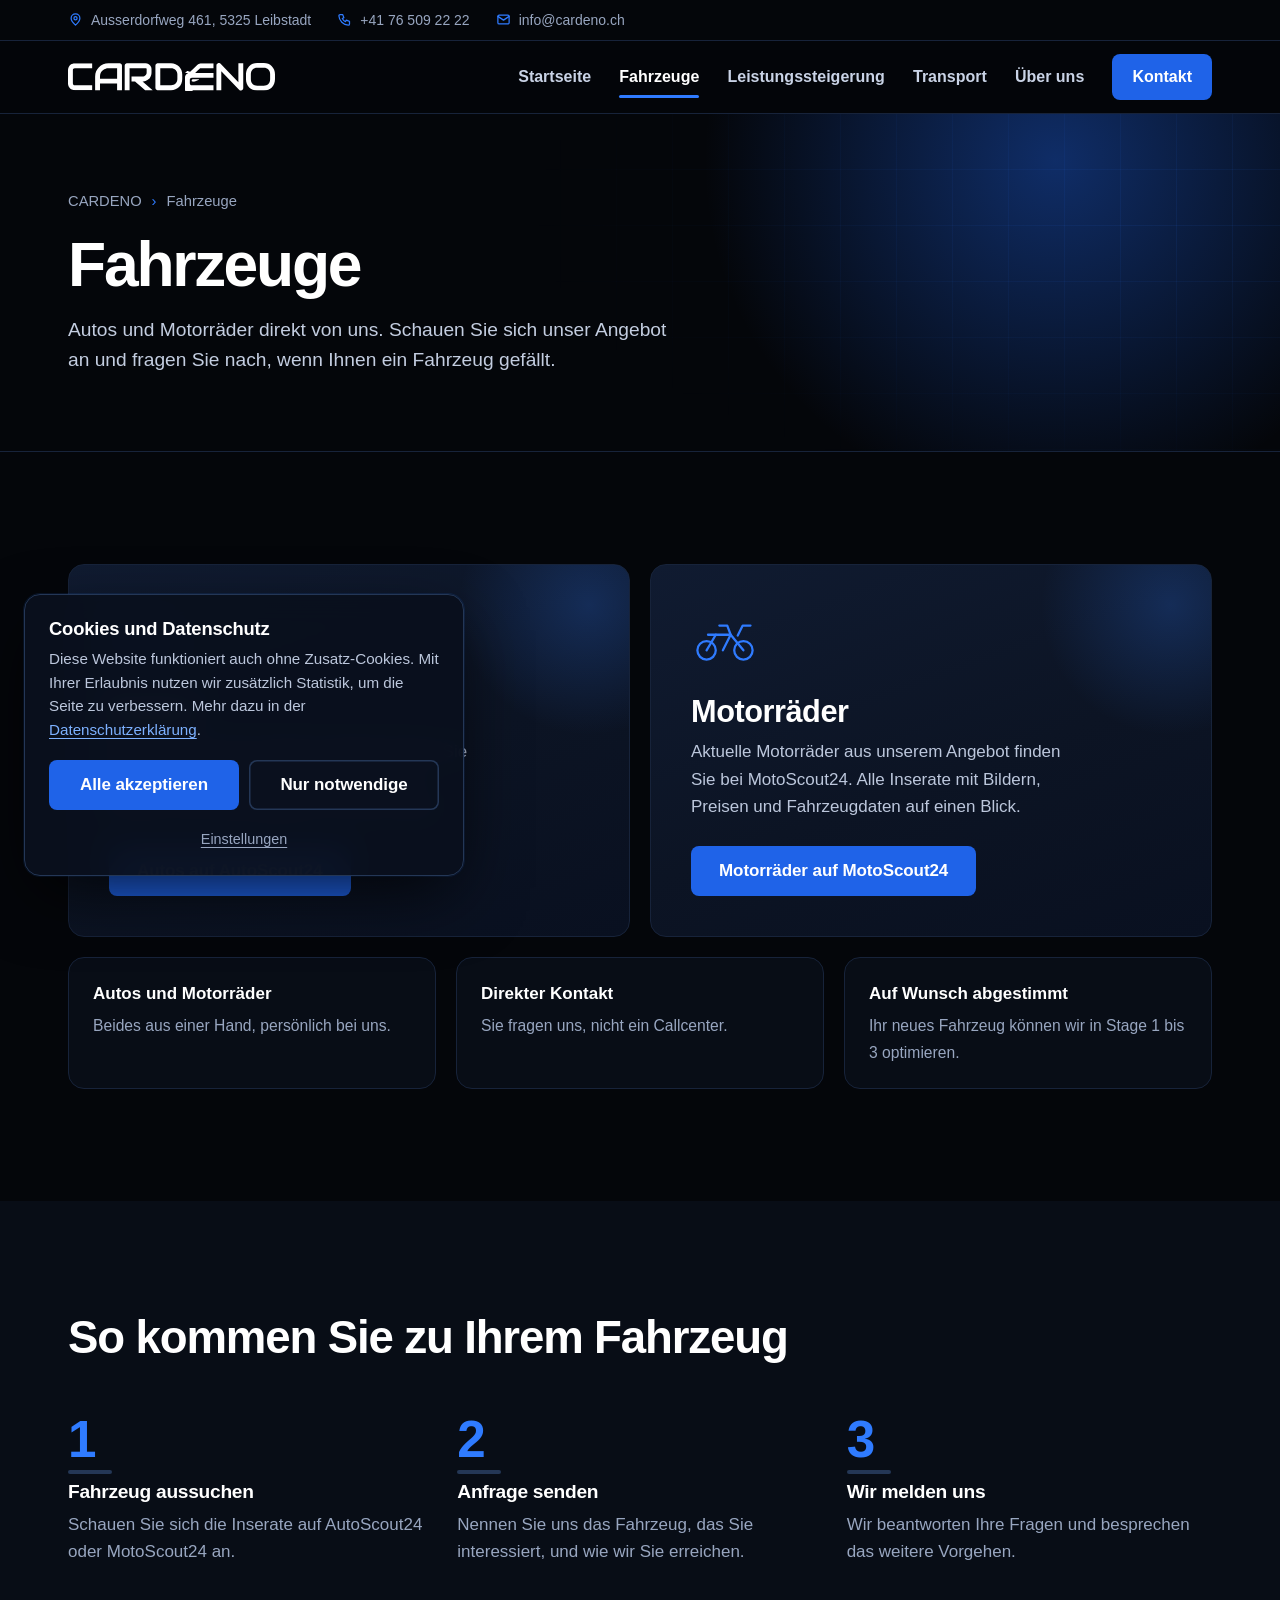
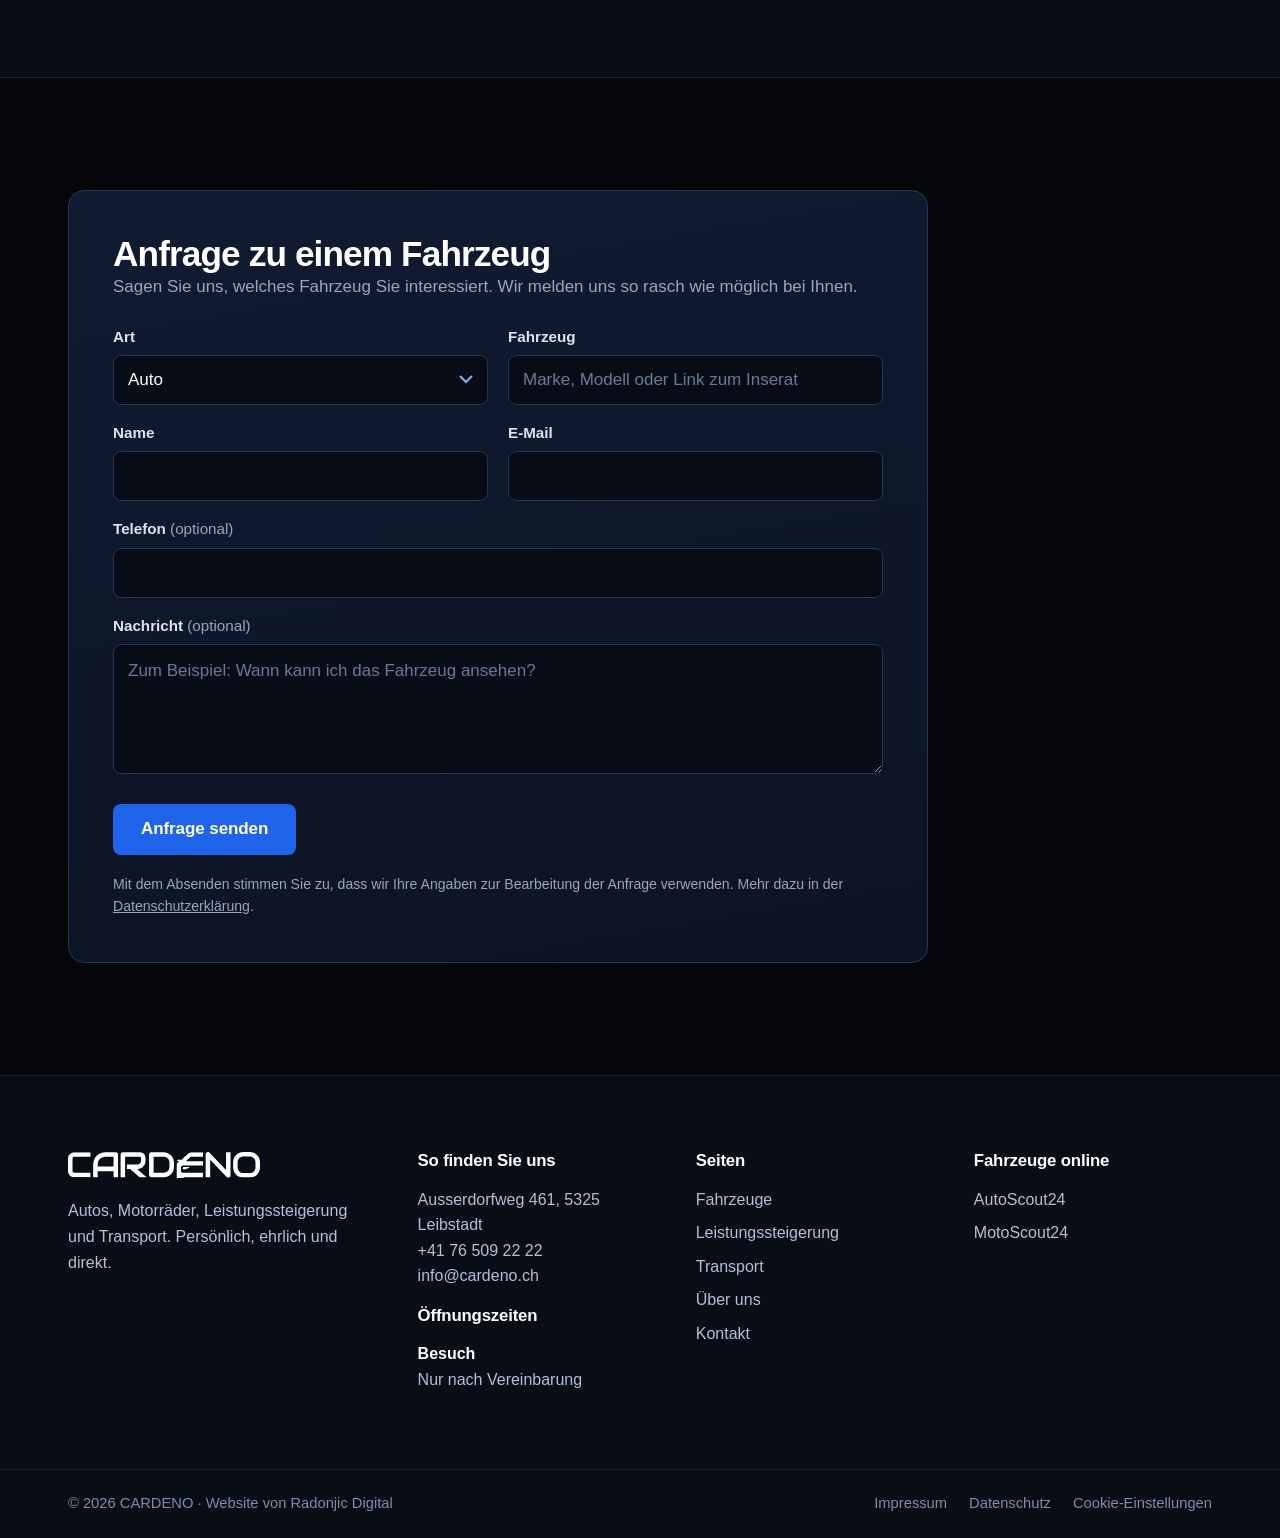
<file: fahrzeuge.html>
<!doctype html>
<html lang="de-CH">
<head>
<meta charset="utf-8">
<meta name="viewport" content="width=device-width, initial-scale=1">
<title>Fahrzeuge – Autos und Motorräder | CARDENO</title>
<meta name="description" content="Autos und Motorräder von CARDENO: Unser aktuelles Angebot finden Sie auf AutoScout24 und MotoScout24. Fragen Sie direkt bei uns nach.">
<meta name="theme-color" content="#04060a">
<meta name="color-scheme" content="dark">
<meta property="og:type" content="website">
<meta property="og:locale" content="de_CH">
<meta property="og:site_name" content="CARDENO">
<meta property="og:title" content="Fahrzeuge – Autos und Motorräder | CARDENO">
<meta property="og:description" content="Autos und Motorräder von CARDENO: Unser aktuelles Angebot finden Sie auf AutoScout24 und MotoScout24. Fragen Sie direkt bei uns nach.">
<link rel="icon" type="image/svg+xml" href="images/icon-blue.svg">
<link rel="icon" type="image/png" sizes="48x48" href="images/favicon-48.png">
<link rel="icon" type="image/png" sizes="192x192" href="images/favicon-192.png">
<link rel="apple-touch-icon" href="images/apple-touch-icon.png">
<link rel="stylesheet" href="css/style.css">
</head>
<body>

<a class="skip-link" href="#inhalt">Zum Inhalt springen</a>
<div class="topbar">
  <div class="wrap">
    <ul>
      <li data-c="adresse"><svg viewBox="0 0 24 24" aria-hidden="true"><path d="M12 21s7-6.2 7-11a7 7 0 1 0-14 0c0 4.8 7 11 7 11z"/><circle cx="12" cy="10" r="2.5"/></svg><span data-v></span></li>
      <li data-c="telefon"><a data-link="tel" href="#"><svg viewBox="0 0 24 24" aria-hidden="true"><path d="M5 4h4l2 5-2.5 1.5a11 11 0 0 0 5 5L15 13l5 2v4a2 2 0 0 1-2 2A16 16 0 0 1 3 6a2 2 0 0 1 2-2z"/></svg><span data-v></span></a></li>
      <li data-c="email"><a data-link="mail" href="#"><svg viewBox="0 0 24 24" aria-hidden="true"><rect x="3" y="5" width="18" height="14" rx="2"/><path d="M3 7l9 6 9-6"/></svg><span data-v></span></a></li>
    </ul>
    <ul class="social">
      <li data-c="instagram"><a data-link="url" href="#" target="_blank" rel="noopener" aria-label="CARDENO auf Instagram"><svg viewBox="0 0 24 24" aria-hidden="true"><rect x="3" y="3" width="18" height="18" rx="5"/><circle cx="12" cy="12" r="4"/><circle cx="17.5" cy="6.5" r=".7"/></svg></a></li>
      <li data-c="facebook"><a data-link="url" href="#" target="_blank" rel="noopener" aria-label="CARDENO auf Facebook"><svg viewBox="0 0 24 24" aria-hidden="true"><path d="M14 8h3V4h-3a4 4 0 0 0-4 4v3H7v4h3v6h4v-6h3l1-4h-4V8.5A.5.5 0 0 1 14 8z"/></svg></a></li>
    </ul>
  </div>
</div>
<header class="site-header">
  <div class="wrap">
    <a class="brand" href="index.html" aria-label="CARDENO – zur Startseite"><img src="images/logo.svg" width="207" height="28" alt="CARDENO"></a>
    <button class="nav-toggle" type="button" aria-expanded="false" aria-controls="hauptnavigation" aria-label="Menü öffnen">
      <svg class="icon-open" viewBox="0 0 24 24" aria-hidden="true"><path d="M4 7h16M4 12h16M4 17h16"/></svg>
      <svg class="icon-close" viewBox="0 0 24 24" aria-hidden="true"><path d="M6 6l12 12M18 6L6 18"/></svg>
    </button>
    <nav class="nav" id="hauptnavigation" aria-label="Hauptnavigation">
      <ul><li><a href="index.html">Startseite</a></li><li><a href="fahrzeuge.html" aria-current="page">Fahrzeuge</a></li><li><a href="leistungssteigerung.html">Leistungssteigerung</a></li><li><a href="transport.html">Transport</a></li><li><a href="ueber-uns.html">Über uns</a></li><li><a class="nav-cta" href="kontakt.html">Kontakt</a></li></ul>
    </nav>
  </div>
</header>

<main id="inhalt">

<section class="page-hero" aria-labelledby="seite-titel">
  <div class="wrap">
    <nav class="crumbs" aria-label="Brotkrumen"><ol><li><a href="index.html">CARDENO</a></li><li aria-current="page">Fahrzeuge</li></ol></nav>
    <h1 id="seite-titel">Fahrzeuge</h1>
    <p class="lead">Autos und Motorräder direkt von uns. Schauen Sie sich unser Angebot an und fragen Sie nach, wenn Ihnen ein Fahrzeug gefällt.</p>
  </div>
</section>

<section class="section">
  <div class="wrap">
    
<div class="vehicles">
  <article class="vehicle">
    <svg viewBox="0 0 48 48" aria-hidden="true"><path d="M8.5 32H6a2 2 0 0 1-2-2v-5.5l3.4-8.7A3 3 0 0 1 10.2 14h19.3a3 3 0 0 1 2.4 1.2L37 22l4.4 1.4A3 3 0 0 1 44 26.3V30a2 2 0 0 1-2 2h-3.5"/><path d="M15 32h18"/><circle cx="11.5" cy="32" r="4"/><circle cx="36.5" cy="32" r="4"/><path d="M8 23h23.5M20 14v9"/></svg>
    <h3>Autos</h3>
    <p>Aktuelle Autos aus unserem Angebot finden Sie bei AutoScout24. Alle Inserate mit Bildern, Preisen und Fahrzeugdaten auf einen Blick.</p>
    <a class="btn " data-c="autoscout" data-link="url" href="#" target="_blank" rel="noopener"><span>Autos auf AutoScout24</span></a>
  </article>
  <article class="vehicle">
    <svg viewBox="0 0 48 48" aria-hidden="true"><circle cx="11" cy="32" r="6.5"/><circle cx="37" cy="32" r="6.5"/><path d="M11 32l6.5-11h10.5l9 11"/><path d="M28 21l-2.4-6.5H20"/><path d="M33 21.5l3.5-7H42"/><path d="M17.5 21H12M22.5 32l5.5-11"/></svg>
    <h3>Motorräder</h3>
    <p>Aktuelle Motorräder aus unserem Angebot finden Sie bei MotoScout24. Alle Inserate mit Bildern, Preisen und Fahrzeugdaten auf einen Blick.</p>
    <a class="btn " data-c="motoscout" data-link="url" href="#" target="_blank" rel="noopener"><span>Motorräder auf MotoScout24</span></a>
  </article>
</div>
    <div class="facts">
      <div class="fact"><strong>Autos und Motorräder</strong><span>Beides aus einer Hand, persönlich bei uns.</span></div>
      <div class="fact"><strong>Direkter Kontakt</strong><span>Sie fragen uns, nicht ein Callcenter.</span></div>
      <div class="fact"><strong>Auf Wunsch abgestimmt</strong><span>Ihr neues Fahrzeug können wir in Stage 1 bis 3 optimieren.</span></div>
    </div>
  </div>
</section>

<section class="section section--deep" aria-labelledby="ablauf-titel">
  <div class="wrap">
    <div class="section-head"><h2 id="ablauf-titel">So kommen Sie zu Ihrem Fahrzeug</h2></div>
    <ol class="steps steps--3">
      <li><h3>Fahrzeug aussuchen</h3><p>Schauen Sie sich die Inserate auf AutoScout24 oder MotoScout24 an.</p></li>
      <li><h3>Anfrage senden</h3><p>Nennen Sie uns das Fahrzeug, das Sie interessiert, und wie wir Sie erreichen.</p></li>
      <li><h3>Wir melden uns</h3><p>Wir beantworten Ihre Fragen und besprechen das weitere Vorgehen.</p></li>
    </ol>
  </div>
</section>

<section class="section" aria-labelledby="anfrage-titel">
  <div class="wrap">
    <div class="request-box" style="max-width:860px">
      <h2 id="anfrage-titel" style="font-size:clamp(1.6rem,2.8vw,2.2rem)">Anfrage zu einem Fahrzeug</h2>
      <p>Sagen Sie uns, welches Fahrzeug Sie interessiert. Wir melden uns so rasch wie möglich bei Ihnen.</p>
      <form data-request>
        <input type="hidden" name="_subject" value="Fahrzeuganfrage">
        <div class="hp" aria-hidden="true"><label>Website<input type="text" name="website" tabindex="-1" autocomplete="off"></label></div>
        <div class="form-grid">
          <div class="field"><label for="v-art">Art</label>
            <select id="v-art" name="art" data-label="Art"><option>Auto</option><option>Motorrad</option></select></div>
          <div class="field"><label for="v-fz">Fahrzeug</label><input id="v-fz" name="fahrzeug" data-label="Fahrzeug" placeholder="Marke, Modell oder Link zum Inserat" required></div>
          <div class="field"><label for="v-name">Name</label><input id="v-name" name="name" data-label="Name" autocomplete="name" required></div>
          <div class="field"><label for="v-email">E-Mail</label><input id="v-email" name="email" data-label="E-Mail" type="email" autocomplete="email" required></div>
          <div class="field full"><label for="v-tel">Telefon <span class="opt">(optional)</span></label><input id="v-tel" name="telefon" data-label="Telefon" type="tel" autocomplete="tel"></div>
          <div class="field full"><label for="v-msg">Nachricht <span class="opt">(optional)</span></label><textarea id="v-msg" name="nachricht" placeholder="Zum Beispiel: Wann kann ich das Fahrzeug ansehen?"></textarea></div>
        </div>
        <div class="form-actions">
          <button class="btn" type="submit"><span>Anfrage senden</span></button>
          <p class="form-status" role="status" aria-live="polite"></p>
        </div>
        <p class="form-note">Mit dem Absenden stimmen Sie zu, dass wir Ihre Angaben zur Bearbeitung der Anfrage verwenden. Mehr dazu in der <a href="datenschutz.html">Datenschutzerklärung</a>.</p>
      </form>
    </div>
  </div>
</section>

</main>

<footer class="site-footer">
  <div class="wrap footer-main">
    <div>
      <img src="images/logo.svg" width="192" height="26" alt="CARDENO">
      <p>Autos, Motorräder, Leistungssteigerung und Transport. Persönlich, ehrlich und direkt.</p>
    </div>
    <div>
      <h2>So finden Sie uns</h2>
      <p data-c="adresse"><span data-v></span></p>
      <p data-c="telefon"><a data-link="tel" href="#"><span data-v></span></a></p>
      <p data-c="email"><a data-link="mail" href="#"><span data-v></span></a></p>
      <p data-contact-empty>Kontaktdaten folgen in Kürze.</p>
      <div data-c="oeffnungszeiten" style="margin-top:18px">
        <h2>Öffnungszeiten</h2>
        <dl class="footer-hours" data-hours></dl>
      </div>
    </div>
    <div>
      <h2>Seiten</h2>
      <ul>
        <li><a href="fahrzeuge.html">Fahrzeuge</a></li>
        <li><a href="leistungssteigerung.html">Leistungssteigerung</a></li>
        <li><a href="transport.html">Transport</a></li>
        <li><a href="ueber-uns.html">Über uns</a></li>
        <li><a href="kontakt.html">Kontakt</a></li>
      </ul>
    </div>
    <div>
      <h2>Fahrzeuge online</h2>
      <ul>
        <li><a data-c="autoscout" data-link="url" href="#" target="_blank" rel="noopener">AutoScout24</a></li>
        <li><a data-c="motoscout" data-link="url" href="#" target="_blank" rel="noopener">MotoScout24</a></li>
      </ul>
    </div>
  </div>
  <div class="footer-bottom">
    <div class="wrap">
      <span>© <span data-year>2026</span> CARDENO · Website von <a href="https://radonjicdigital.ch" target="_blank" rel="noopener">Radonjic Digital</a></span>
      <ul>
        <li><a href="impressum.html">Impressum</a></li>
        <li><a href="datenschutz.html">Datenschutz</a></li>
        <li><button type="button" class="linklike" data-cookie-settings>Cookie-Einstellungen</button></li>
      </ul>
    </div>
  </div>
</footer>

<script src="js/config.js"></script>
<script src="js/main.js"></script>
<script src="js/cookies.js"></script>
</body>
</html>
</file>
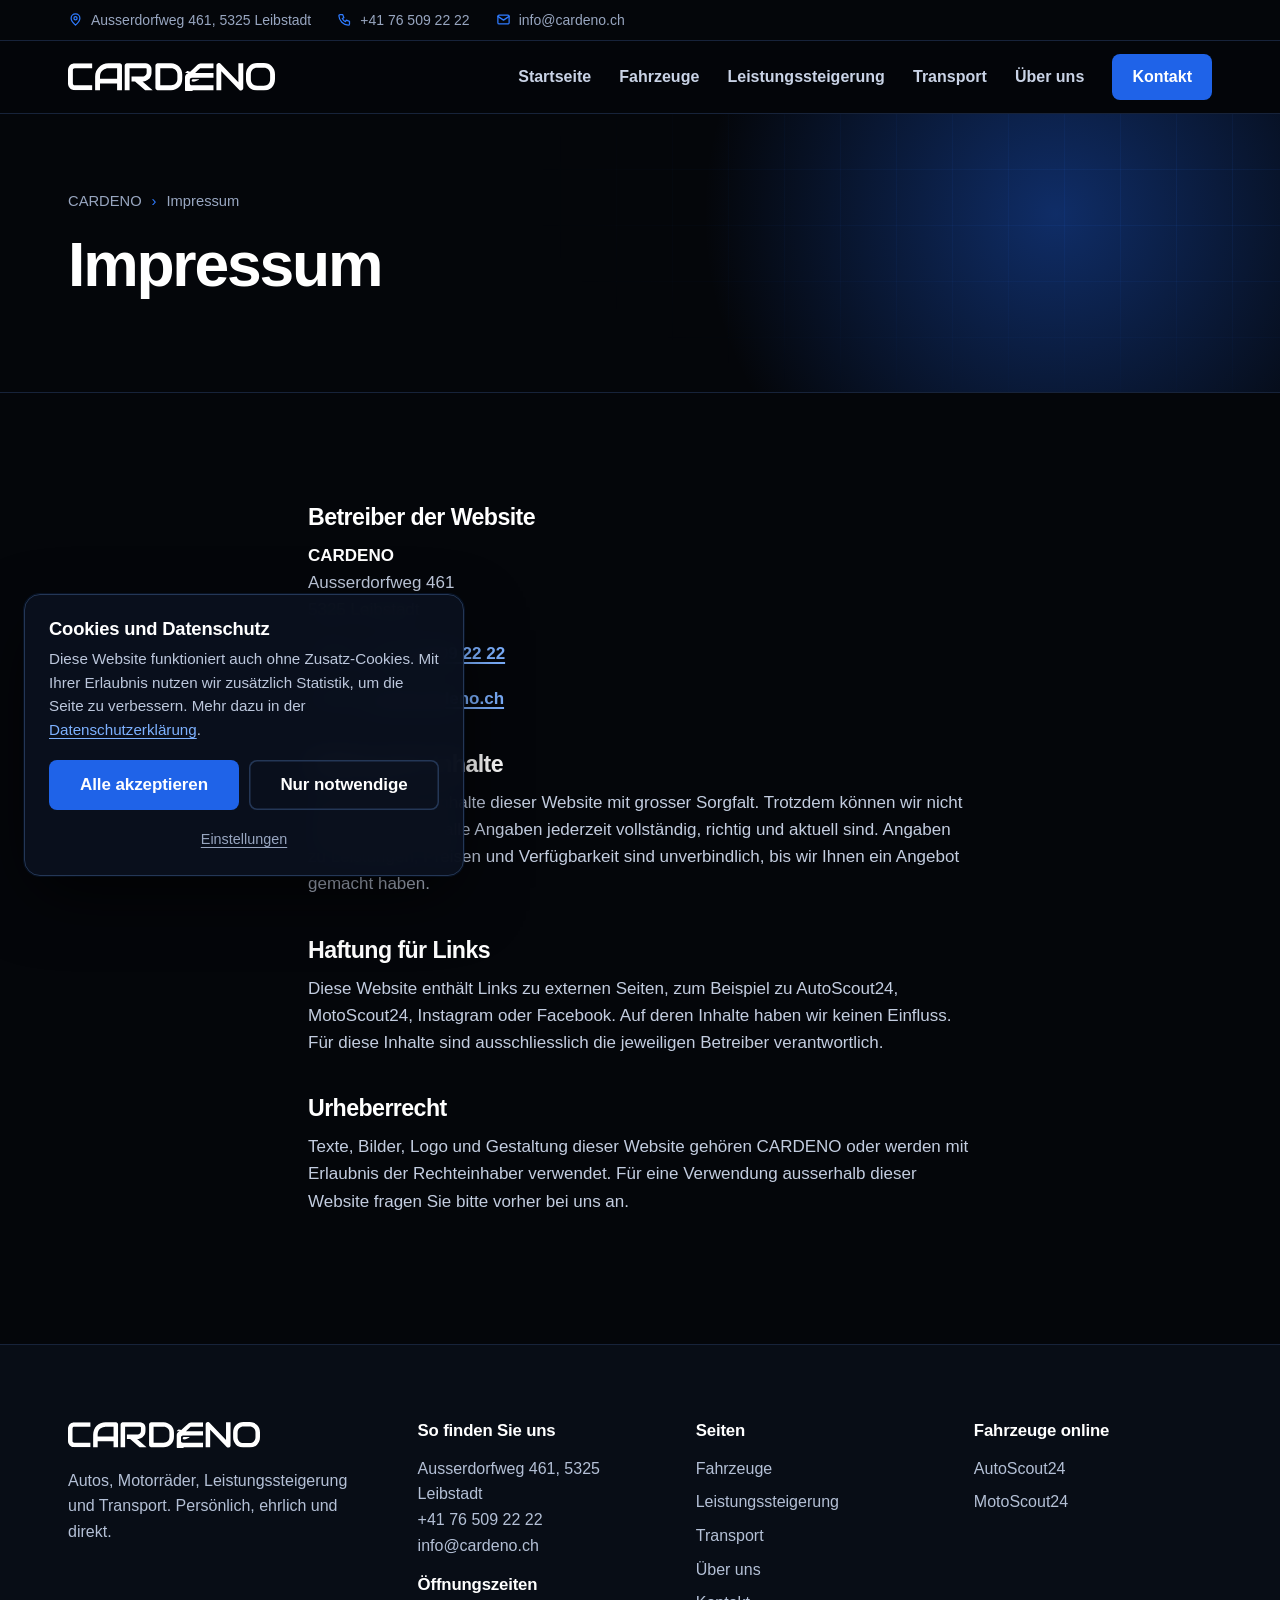
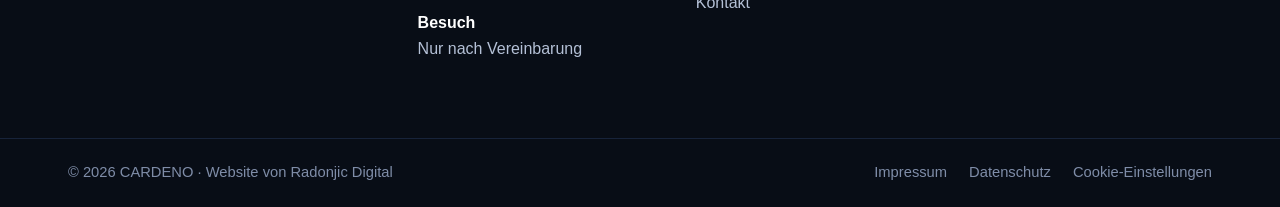
<file: impressum.html>
<!doctype html>
<html lang="de-CH">
<head>
<meta charset="utf-8">
<meta name="viewport" content="width=device-width, initial-scale=1">
<title>Impressum – CARDENO</title>
<meta name="description" content="Impressum von CARDENO.">
<meta name="theme-color" content="#04060a">
<meta name="color-scheme" content="dark">
<meta property="og:type" content="website">
<meta property="og:locale" content="de_CH">
<meta property="og:site_name" content="CARDENO">
<meta property="og:title" content="Impressum – CARDENO">
<meta property="og:description" content="Impressum von CARDENO.">
<link rel="icon" type="image/svg+xml" href="images/icon-blue.svg">
<link rel="icon" type="image/png" sizes="48x48" href="images/favicon-48.png">
<link rel="icon" type="image/png" sizes="192x192" href="images/favicon-192.png">
<link rel="apple-touch-icon" href="images/apple-touch-icon.png">
<link rel="stylesheet" href="css/style.css">
</head>
<body>

<a class="skip-link" href="#inhalt">Zum Inhalt springen</a>
<div class="topbar">
  <div class="wrap">
    <ul>
      <li data-c="adresse"><svg viewBox="0 0 24 24" aria-hidden="true"><path d="M12 21s7-6.2 7-11a7 7 0 1 0-14 0c0 4.8 7 11 7 11z"/><circle cx="12" cy="10" r="2.5"/></svg><span data-v></span></li>
      <li data-c="telefon"><a data-link="tel" href="#"><svg viewBox="0 0 24 24" aria-hidden="true"><path d="M5 4h4l2 5-2.5 1.5a11 11 0 0 0 5 5L15 13l5 2v4a2 2 0 0 1-2 2A16 16 0 0 1 3 6a2 2 0 0 1 2-2z"/></svg><span data-v></span></a></li>
      <li data-c="email"><a data-link="mail" href="#"><svg viewBox="0 0 24 24" aria-hidden="true"><rect x="3" y="5" width="18" height="14" rx="2"/><path d="M3 7l9 6 9-6"/></svg><span data-v></span></a></li>
    </ul>
    <ul class="social">
      <li data-c="instagram"><a data-link="url" href="#" target="_blank" rel="noopener" aria-label="CARDENO auf Instagram"><svg viewBox="0 0 24 24" aria-hidden="true"><rect x="3" y="3" width="18" height="18" rx="5"/><circle cx="12" cy="12" r="4"/><circle cx="17.5" cy="6.5" r=".7"/></svg></a></li>
      <li data-c="facebook"><a data-link="url" href="#" target="_blank" rel="noopener" aria-label="CARDENO auf Facebook"><svg viewBox="0 0 24 24" aria-hidden="true"><path d="M14 8h3V4h-3a4 4 0 0 0-4 4v3H7v4h3v6h4v-6h3l1-4h-4V8.5A.5.5 0 0 1 14 8z"/></svg></a></li>
    </ul>
  </div>
</div>
<header class="site-header">
  <div class="wrap">
    <a class="brand" href="index.html" aria-label="CARDENO – zur Startseite"><img src="images/logo.svg" width="207" height="28" alt="CARDENO"></a>
    <button class="nav-toggle" type="button" aria-expanded="false" aria-controls="hauptnavigation" aria-label="Menü öffnen">
      <svg class="icon-open" viewBox="0 0 24 24" aria-hidden="true"><path d="M4 7h16M4 12h16M4 17h16"/></svg>
      <svg class="icon-close" viewBox="0 0 24 24" aria-hidden="true"><path d="M6 6l12 12M18 6L6 18"/></svg>
    </button>
    <nav class="nav" id="hauptnavigation" aria-label="Hauptnavigation">
      <ul><li><a href="index.html">Startseite</a></li><li><a href="fahrzeuge.html">Fahrzeuge</a></li><li><a href="leistungssteigerung.html">Leistungssteigerung</a></li><li><a href="transport.html">Transport</a></li><li><a href="ueber-uns.html">Über uns</a></li><li><a class="nav-cta" href="kontakt.html">Kontakt</a></li></ul>
    </nav>
  </div>
</header>

<main id="inhalt">

<section class="page-hero" aria-labelledby="seite-titel">
  <div class="wrap"><nav class="crumbs" aria-label="Brotkrumen"><ol><li><a href="index.html">CARDENO</a></li><li aria-current="page">Impressum</li></ol></nav><h1 id="seite-titel">Impressum</h1></div>
</section>
<section class="section">
  <div class="wrap legal">
    <h2 style="margin-top:0">Betreiber der Website</h2>
    <p><strong data-c="firma" style="color:#fff"><span data-v></span></strong><br>
      <span data-c="strasse"><span data-v></span><br></span>
      <span data-c="plzort"><span data-v></span></span></p>
    <p data-c="inhaber">Verantwortlich: <span data-v></span></p>
    <p data-c="uid">UID: <span data-v></span></p>
    <p data-c="telefon">Telefon: <a data-link="tel" href="#" class="text-link"><span data-v></span></a></p>
    <p data-c="email">E-Mail: <a data-link="mail" href="#" class="text-link"><span data-v></span></a></p>

    <h2>Haftung für Inhalte</h2>
    <p>Wir erstellen die Inhalte dieser Website mit grosser Sorgfalt. Trotzdem können wir nicht garantieren, dass alle Angaben jederzeit vollständig, richtig und aktuell sind. Angaben zu Leistungen, Preisen und Verfügbarkeit sind unverbindlich, bis wir Ihnen ein Angebot gemacht haben.</p>

    <h2>Haftung für Links</h2>
    <p>Diese Website enthält Links zu externen Seiten, zum Beispiel zu AutoScout24, MotoScout24, Instagram oder Facebook. Auf deren Inhalte haben wir keinen Einfluss. Für diese Inhalte sind ausschliesslich die jeweiligen Betreiber verantwortlich.</p>

    <h2>Urheberrecht</h2>
    <p>Texte, Bilder, Logo und Gestaltung dieser Website gehören CARDENO oder werden mit Erlaubnis der Rechteinhaber verwendet. Für eine Verwendung ausserhalb dieser Website fragen Sie bitte vorher bei uns an.</p>
  </div>
</section>

</main>

<footer class="site-footer">
  <div class="wrap footer-main">
    <div>
      <img src="images/logo.svg" width="192" height="26" alt="CARDENO">
      <p>Autos, Motorräder, Leistungssteigerung und Transport. Persönlich, ehrlich und direkt.</p>
    </div>
    <div>
      <h2>So finden Sie uns</h2>
      <p data-c="adresse"><span data-v></span></p>
      <p data-c="telefon"><a data-link="tel" href="#"><span data-v></span></a></p>
      <p data-c="email"><a data-link="mail" href="#"><span data-v></span></a></p>
      <p data-contact-empty>Kontaktdaten folgen in Kürze.</p>
      <div data-c="oeffnungszeiten" style="margin-top:18px">
        <h2>Öffnungszeiten</h2>
        <dl class="footer-hours" data-hours></dl>
      </div>
    </div>
    <div>
      <h2>Seiten</h2>
      <ul>
        <li><a href="fahrzeuge.html">Fahrzeuge</a></li>
        <li><a href="leistungssteigerung.html">Leistungssteigerung</a></li>
        <li><a href="transport.html">Transport</a></li>
        <li><a href="ueber-uns.html">Über uns</a></li>
        <li><a href="kontakt.html">Kontakt</a></li>
      </ul>
    </div>
    <div>
      <h2>Fahrzeuge online</h2>
      <ul>
        <li><a data-c="autoscout" data-link="url" href="#" target="_blank" rel="noopener">AutoScout24</a></li>
        <li><a data-c="motoscout" data-link="url" href="#" target="_blank" rel="noopener">MotoScout24</a></li>
      </ul>
    </div>
  </div>
  <div class="footer-bottom">
    <div class="wrap">
      <span>© <span data-year>2026</span> CARDENO · Website von <a href="https://radonjicdigital.ch" target="_blank" rel="noopener">Radonjic Digital</a></span>
      <ul>
        <li><a href="impressum.html">Impressum</a></li>
        <li><a href="datenschutz.html">Datenschutz</a></li>
        <li><button type="button" class="linklike" data-cookie-settings>Cookie-Einstellungen</button></li>
      </ul>
    </div>
  </div>
</footer>

<script src="js/config.js"></script>
<script src="js/main.js"></script>
<script src="js/cookies.js"></script>
</body>
</html>
</file>
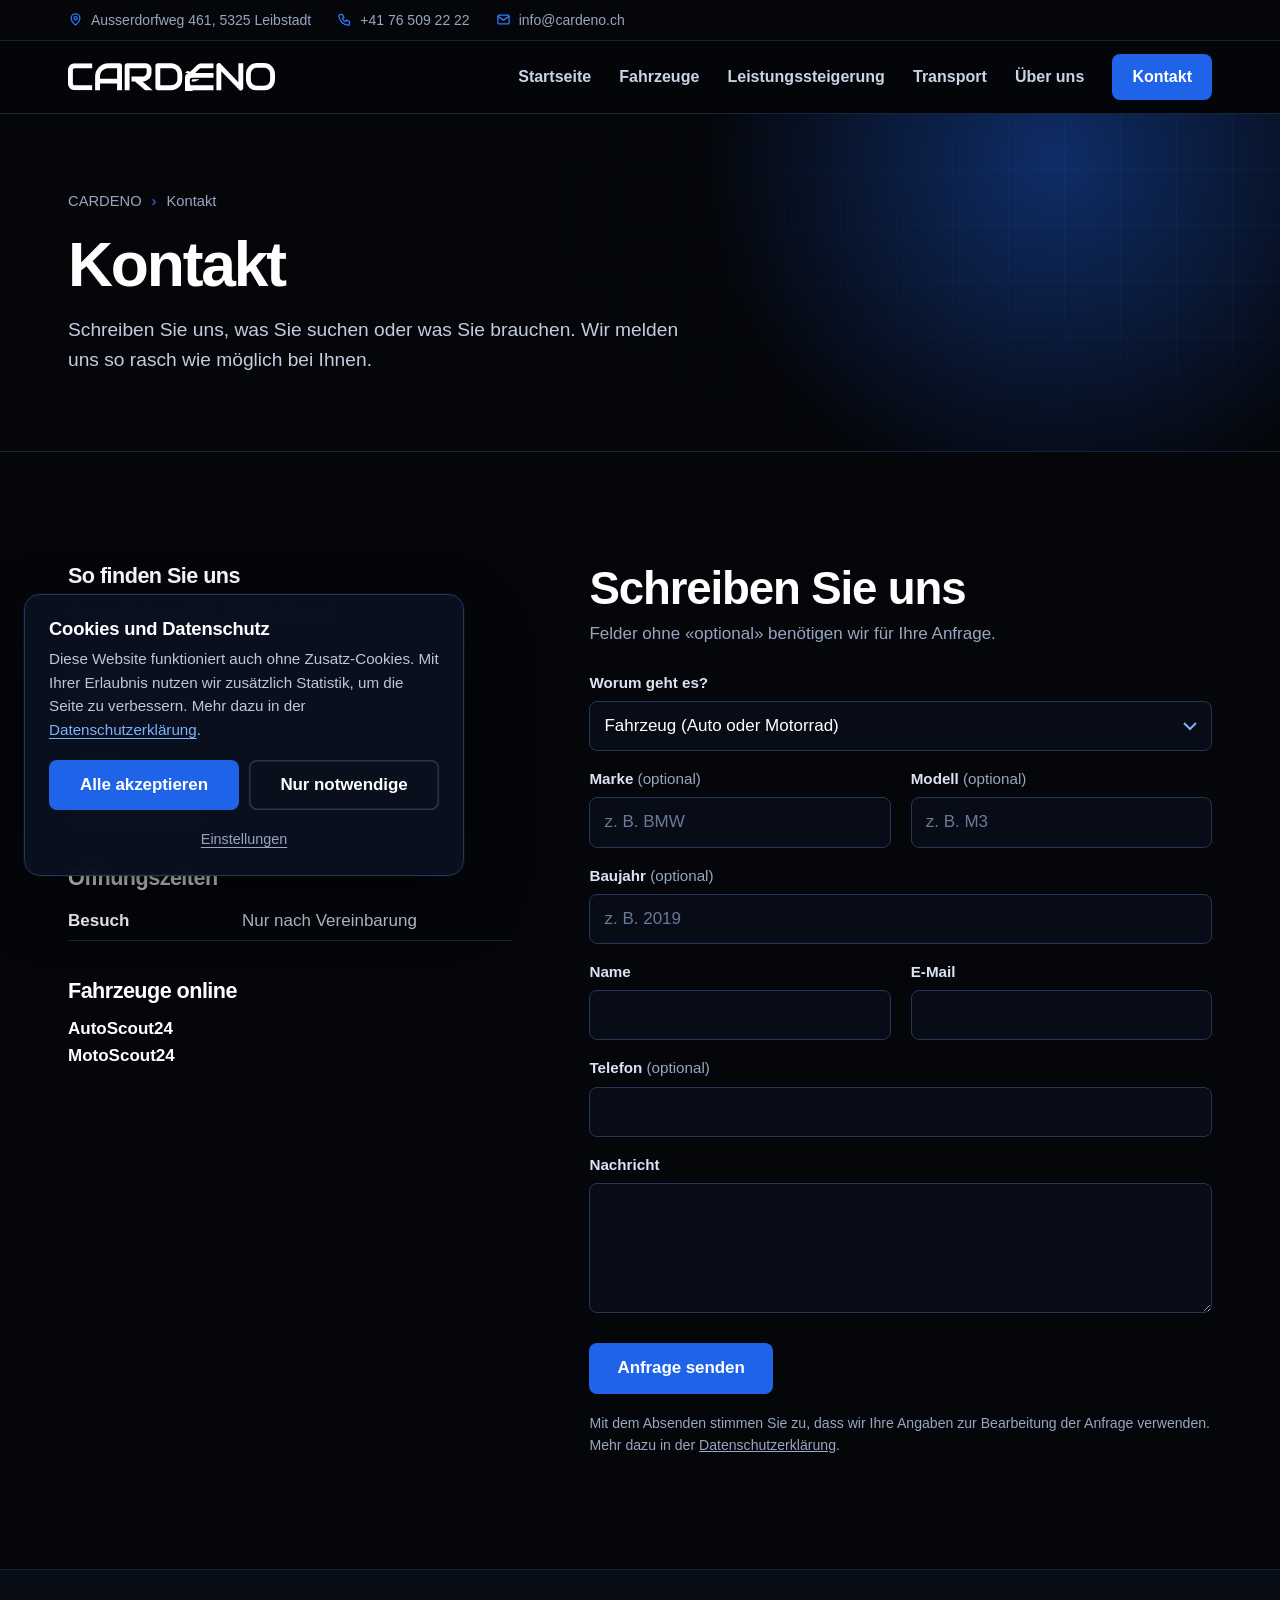
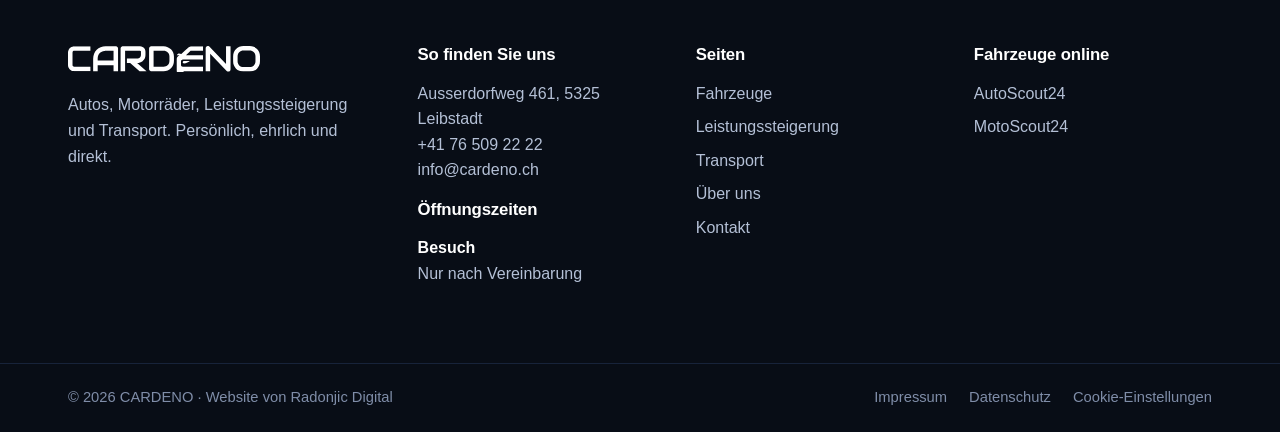
<file: kontakt.html>
<!doctype html>
<html lang="de-CH">
<head>
<meta charset="utf-8">
<meta name="viewport" content="width=device-width, initial-scale=1">
<title>Kontakt – CARDENO</title>
<meta name="description" content="Kontaktieren Sie CARDENO für Fahrzeuge, Leistungssteigerung und Autotransport. Wir melden uns so rasch wie möglich.">
<meta name="theme-color" content="#04060a">
<meta name="color-scheme" content="dark">
<meta property="og:type" content="website">
<meta property="og:locale" content="de_CH">
<meta property="og:site_name" content="CARDENO">
<meta property="og:title" content="Kontakt – CARDENO">
<meta property="og:description" content="Kontaktieren Sie CARDENO für Fahrzeuge, Leistungssteigerung und Autotransport. Wir melden uns so rasch wie möglich.">
<link rel="icon" type="image/svg+xml" href="images/icon-blue.svg">
<link rel="icon" type="image/png" sizes="48x48" href="images/favicon-48.png">
<link rel="icon" type="image/png" sizes="192x192" href="images/favicon-192.png">
<link rel="apple-touch-icon" href="images/apple-touch-icon.png">
<link rel="stylesheet" href="css/style.css">
</head>
<body>

<a class="skip-link" href="#inhalt">Zum Inhalt springen</a>
<div class="topbar">
  <div class="wrap">
    <ul>
      <li data-c="adresse"><svg viewBox="0 0 24 24" aria-hidden="true"><path d="M12 21s7-6.2 7-11a7 7 0 1 0-14 0c0 4.8 7 11 7 11z"/><circle cx="12" cy="10" r="2.5"/></svg><span data-v></span></li>
      <li data-c="telefon"><a data-link="tel" href="#"><svg viewBox="0 0 24 24" aria-hidden="true"><path d="M5 4h4l2 5-2.5 1.5a11 11 0 0 0 5 5L15 13l5 2v4a2 2 0 0 1-2 2A16 16 0 0 1 3 6a2 2 0 0 1 2-2z"/></svg><span data-v></span></a></li>
      <li data-c="email"><a data-link="mail" href="#"><svg viewBox="0 0 24 24" aria-hidden="true"><rect x="3" y="5" width="18" height="14" rx="2"/><path d="M3 7l9 6 9-6"/></svg><span data-v></span></a></li>
    </ul>
    <ul class="social">
      <li data-c="instagram"><a data-link="url" href="#" target="_blank" rel="noopener" aria-label="CARDENO auf Instagram"><svg viewBox="0 0 24 24" aria-hidden="true"><rect x="3" y="3" width="18" height="18" rx="5"/><circle cx="12" cy="12" r="4"/><circle cx="17.5" cy="6.5" r=".7"/></svg></a></li>
      <li data-c="facebook"><a data-link="url" href="#" target="_blank" rel="noopener" aria-label="CARDENO auf Facebook"><svg viewBox="0 0 24 24" aria-hidden="true"><path d="M14 8h3V4h-3a4 4 0 0 0-4 4v3H7v4h3v6h4v-6h3l1-4h-4V8.5A.5.5 0 0 1 14 8z"/></svg></a></li>
    </ul>
  </div>
</div>
<header class="site-header">
  <div class="wrap">
    <a class="brand" href="index.html" aria-label="CARDENO – zur Startseite"><img src="images/logo.svg" width="207" height="28" alt="CARDENO"></a>
    <button class="nav-toggle" type="button" aria-expanded="false" aria-controls="hauptnavigation" aria-label="Menü öffnen">
      <svg class="icon-open" viewBox="0 0 24 24" aria-hidden="true"><path d="M4 7h16M4 12h16M4 17h16"/></svg>
      <svg class="icon-close" viewBox="0 0 24 24" aria-hidden="true"><path d="M6 6l12 12M18 6L6 18"/></svg>
    </button>
    <nav class="nav" id="hauptnavigation" aria-label="Hauptnavigation">
      <ul><li><a href="index.html">Startseite</a></li><li><a href="fahrzeuge.html">Fahrzeuge</a></li><li><a href="leistungssteigerung.html">Leistungssteigerung</a></li><li><a href="transport.html">Transport</a></li><li><a href="ueber-uns.html">Über uns</a></li><li><a class="nav-cta" href="kontakt.html" aria-current="page">Kontakt</a></li></ul>
    </nav>
  </div>
</header>

<main id="inhalt">

<section class="page-hero" aria-labelledby="seite-titel">
  <div class="wrap">
    <nav class="crumbs" aria-label="Brotkrumen"><ol><li><a href="index.html">CARDENO</a></li><li aria-current="page">Kontakt</li></ol></nav>
    <h1 id="seite-titel">Kontakt</h1>
    <p class="lead">Schreiben Sie uns, was Sie suchen oder was Sie brauchen. Wir melden uns so rasch wie möglich bei Ihnen.</p>
  </div>
</section>

<section class="section">
  <div class="wrap contact-layout">
    <div>
      <div class="info-block" data-c="adresse"><h2>So finden Sie uns</h2><p><span data-v></span></p></div>
      <div class="info-block" data-c="telefon"><h2>Telefon</h2><p><a data-link="tel" href="#"><span data-v></span></a></p></div>
      <div class="info-block" data-c="email"><h2>E-Mail</h2><p><a data-link="mail" href="#"><span data-v></span></a></p></div>
      <div class="info-block" data-c="oeffnungszeiten"><h2>Öffnungszeiten</h2><dl class="hours" data-hours></dl></div>
      <div class="info-block"><h2>Fahrzeuge online</h2><ul>
        <li><a data-c="autoscout" data-link="url" href="#" target="_blank" rel="noopener">AutoScout24</a></li>
        <li><a data-c="motoscout" data-link="url" href="#" target="_blank" rel="noopener">MotoScout24</a></li></ul></div>
      <p class="contact-empty" data-contact-empty style="margin-top:38px">Unsere Kontaktdaten folgen in Kürze. Bis dahin erreichen Sie uns über das Formular.</p>
    </div>
    <div>
      <h2 style="margin-bottom:6px">Schreiben Sie uns</h2>
      <p style="color:var(--muted)">Felder ohne «optional» benötigen wir für Ihre Anfrage.</p>
      <form data-request>
        <input type="hidden" name="_subject" value="Anfrage über die Website">
        <div class="hp" aria-hidden="true"><label>Website<input type="text" name="website" tabindex="-1" autocomplete="off"></label></div>
        <div class="form-grid">
          <div class="field full"><label for="k-anliegen">Worum geht es?</label>
            <select id="k-anliegen" name="anliegen" data-label="Anliegen" required>
              <option>Fahrzeug (Auto oder Motorrad)</option><option>Leistungssteigerung</option><option>Autotransport</option><option>Etwas anderes</option>
            </select></div>
          <div class="field"><label for="k-marke">Marke <span class="opt">(optional)</span></label><input id="k-marke" name="marke" data-label="Marke" placeholder="z. B. BMW"></div>
          <div class="field"><label for="k-modell">Modell <span class="opt">(optional)</span></label><input id="k-modell" name="modell" data-label="Modell" placeholder="z. B. M3"></div>
          <div class="field full"><label for="k-baujahr">Baujahr <span class="opt">(optional)</span></label><input id="k-baujahr" name="baujahr" data-label="Baujahr" inputmode="numeric" maxlength="4" placeholder="z. B. 2019"></div>
          <div class="field"><label for="k-name">Name</label><input id="k-name" name="name" data-label="Name" autocomplete="name" required></div>
          <div class="field"><label for="k-email">E-Mail</label><input id="k-email" name="email" data-label="E-Mail" type="email" autocomplete="email" required></div>
          <div class="field full"><label for="k-tel">Telefon <span class="opt">(optional)</span></label><input id="k-tel" name="telefon" data-label="Telefon" type="tel" autocomplete="tel"></div>
          <div class="field full"><label for="k-msg">Nachricht</label><textarea id="k-msg" name="nachricht" required></textarea></div>
        </div>
        <div class="form-actions">
          <button class="btn" type="submit"><span>Anfrage senden</span></button>
          <p class="form-status" role="status" aria-live="polite"></p>
        </div>
        <p class="form-note">Mit dem Absenden stimmen Sie zu, dass wir Ihre Angaben zur Bearbeitung der Anfrage verwenden. Mehr dazu in der <a href="datenschutz.html">Datenschutzerklärung</a>.</p>
      </form>
    </div>
  </div>
</section>

</main>

<footer class="site-footer">
  <div class="wrap footer-main">
    <div>
      <img src="images/logo.svg" width="192" height="26" alt="CARDENO">
      <p>Autos, Motorräder, Leistungssteigerung und Transport. Persönlich, ehrlich und direkt.</p>
    </div>
    <div>
      <h2>So finden Sie uns</h2>
      <p data-c="adresse"><span data-v></span></p>
      <p data-c="telefon"><a data-link="tel" href="#"><span data-v></span></a></p>
      <p data-c="email"><a data-link="mail" href="#"><span data-v></span></a></p>
      <p data-contact-empty>Kontaktdaten folgen in Kürze.</p>
      <div data-c="oeffnungszeiten" style="margin-top:18px">
        <h2>Öffnungszeiten</h2>
        <dl class="footer-hours" data-hours></dl>
      </div>
    </div>
    <div>
      <h2>Seiten</h2>
      <ul>
        <li><a href="fahrzeuge.html">Fahrzeuge</a></li>
        <li><a href="leistungssteigerung.html">Leistungssteigerung</a></li>
        <li><a href="transport.html">Transport</a></li>
        <li><a href="ueber-uns.html">Über uns</a></li>
        <li><a href="kontakt.html">Kontakt</a></li>
      </ul>
    </div>
    <div>
      <h2>Fahrzeuge online</h2>
      <ul>
        <li><a data-c="autoscout" data-link="url" href="#" target="_blank" rel="noopener">AutoScout24</a></li>
        <li><a data-c="motoscout" data-link="url" href="#" target="_blank" rel="noopener">MotoScout24</a></li>
      </ul>
    </div>
  </div>
  <div class="footer-bottom">
    <div class="wrap">
      <span>© <span data-year>2026</span> CARDENO · Website von <a href="https://radonjicdigital.ch" target="_blank" rel="noopener">Radonjic Digital</a></span>
      <ul>
        <li><a href="impressum.html">Impressum</a></li>
        <li><a href="datenschutz.html">Datenschutz</a></li>
        <li><button type="button" class="linklike" data-cookie-settings>Cookie-Einstellungen</button></li>
      </ul>
    </div>
  </div>
</footer>

<script src="js/config.js"></script>
<script src="js/main.js"></script>
<script src="js/cookies.js"></script>
</body>
</html>
</file>
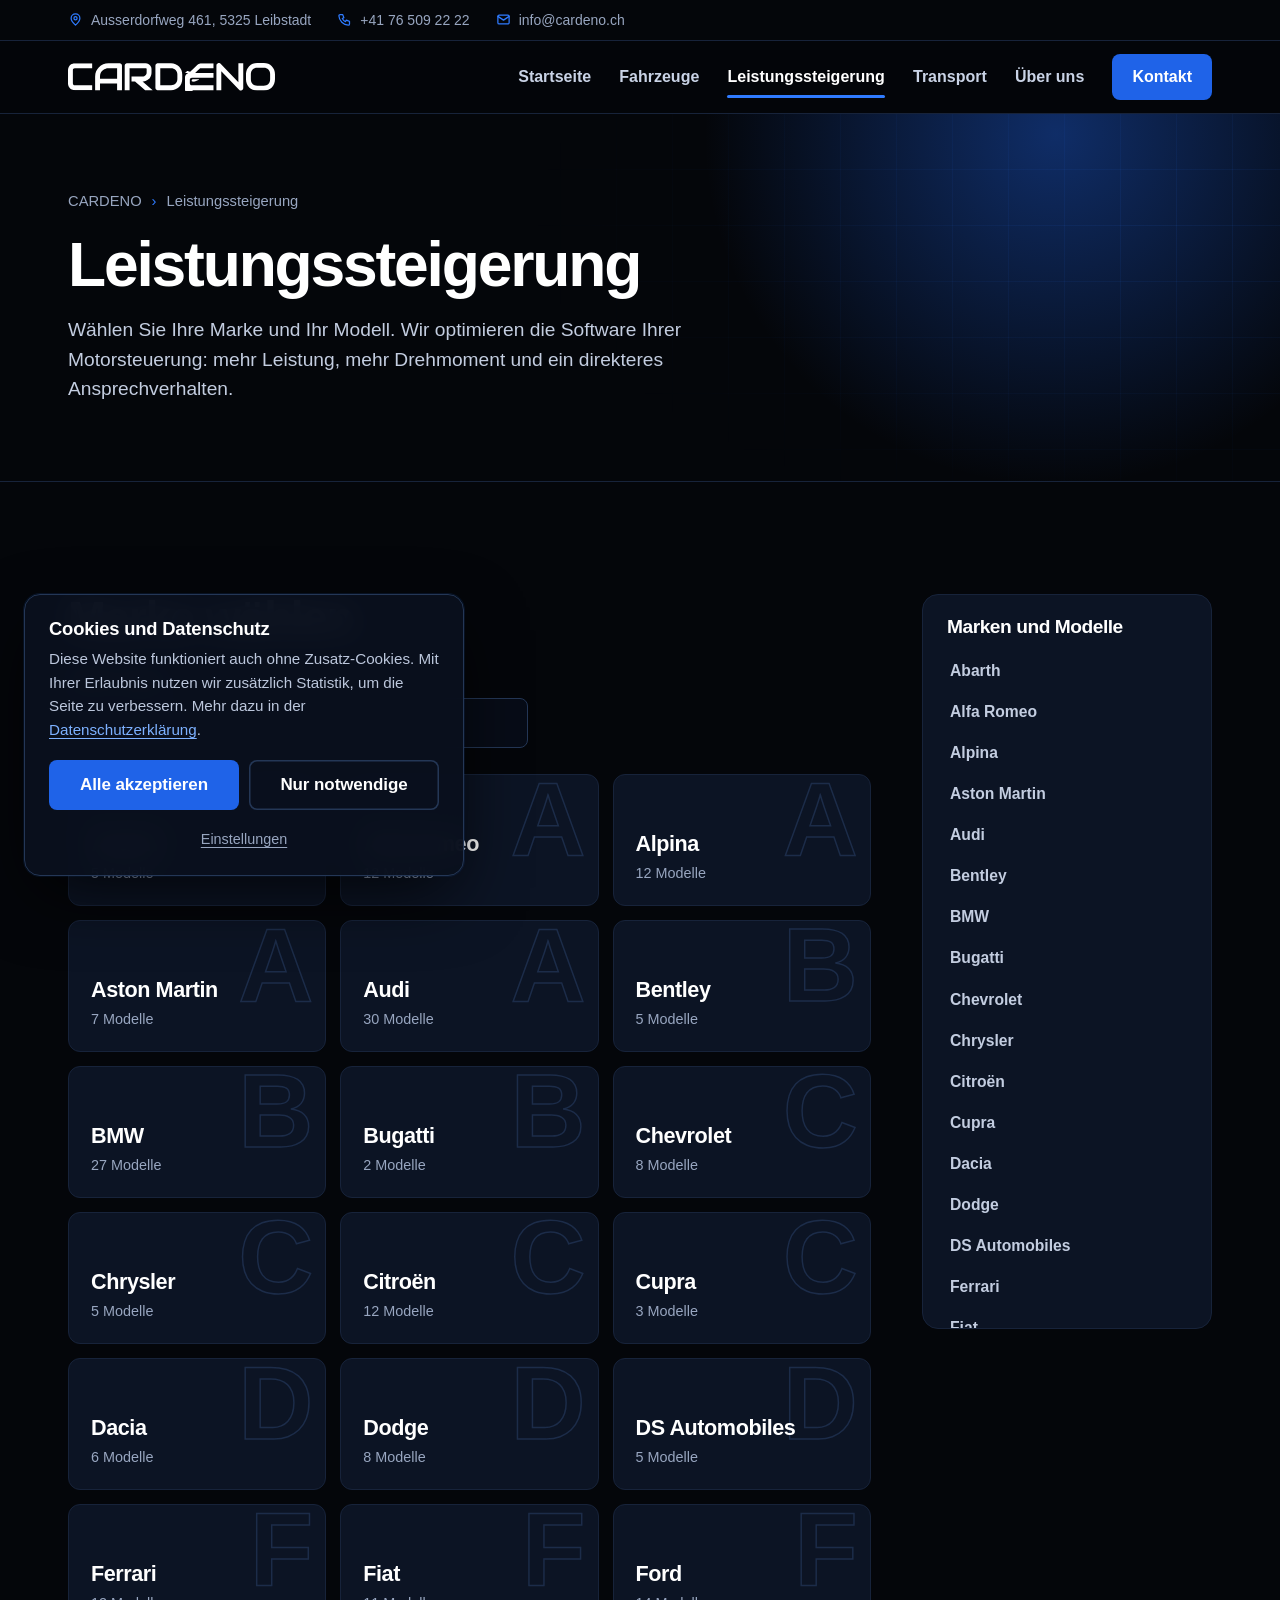
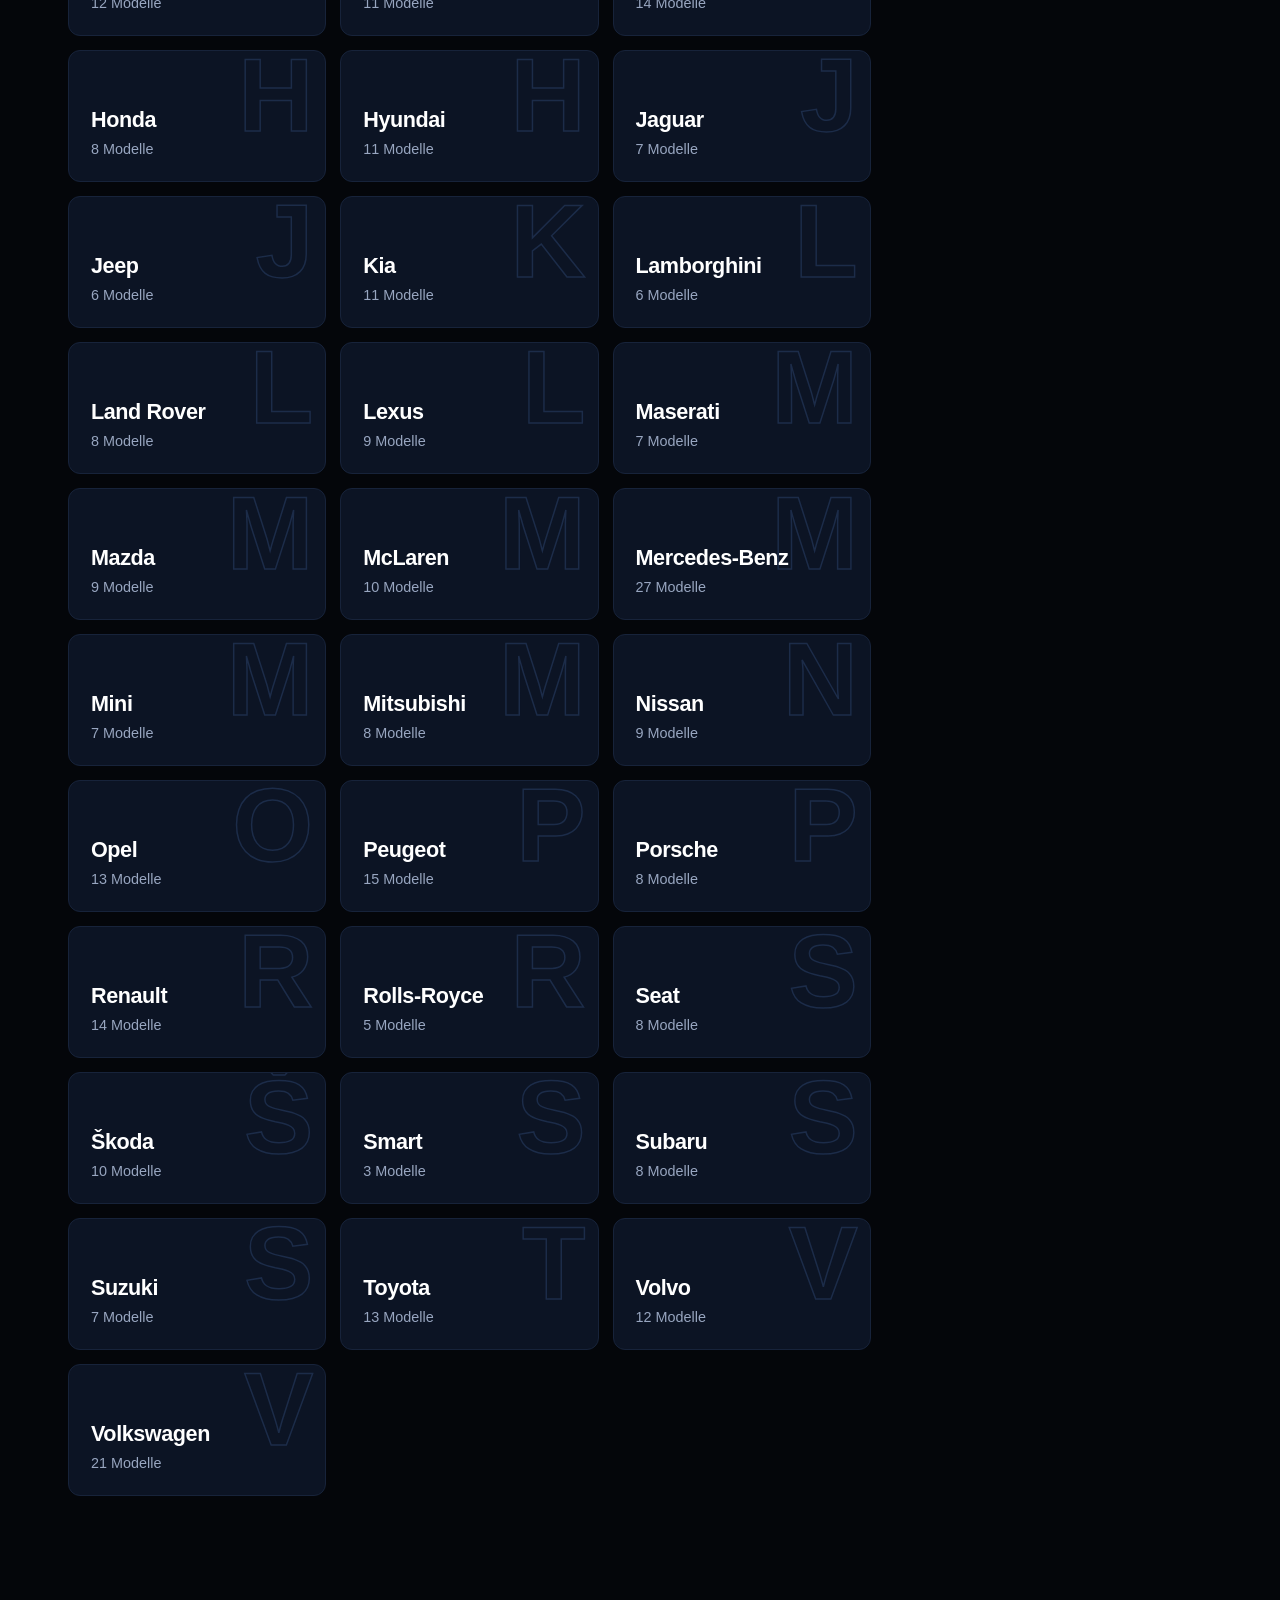
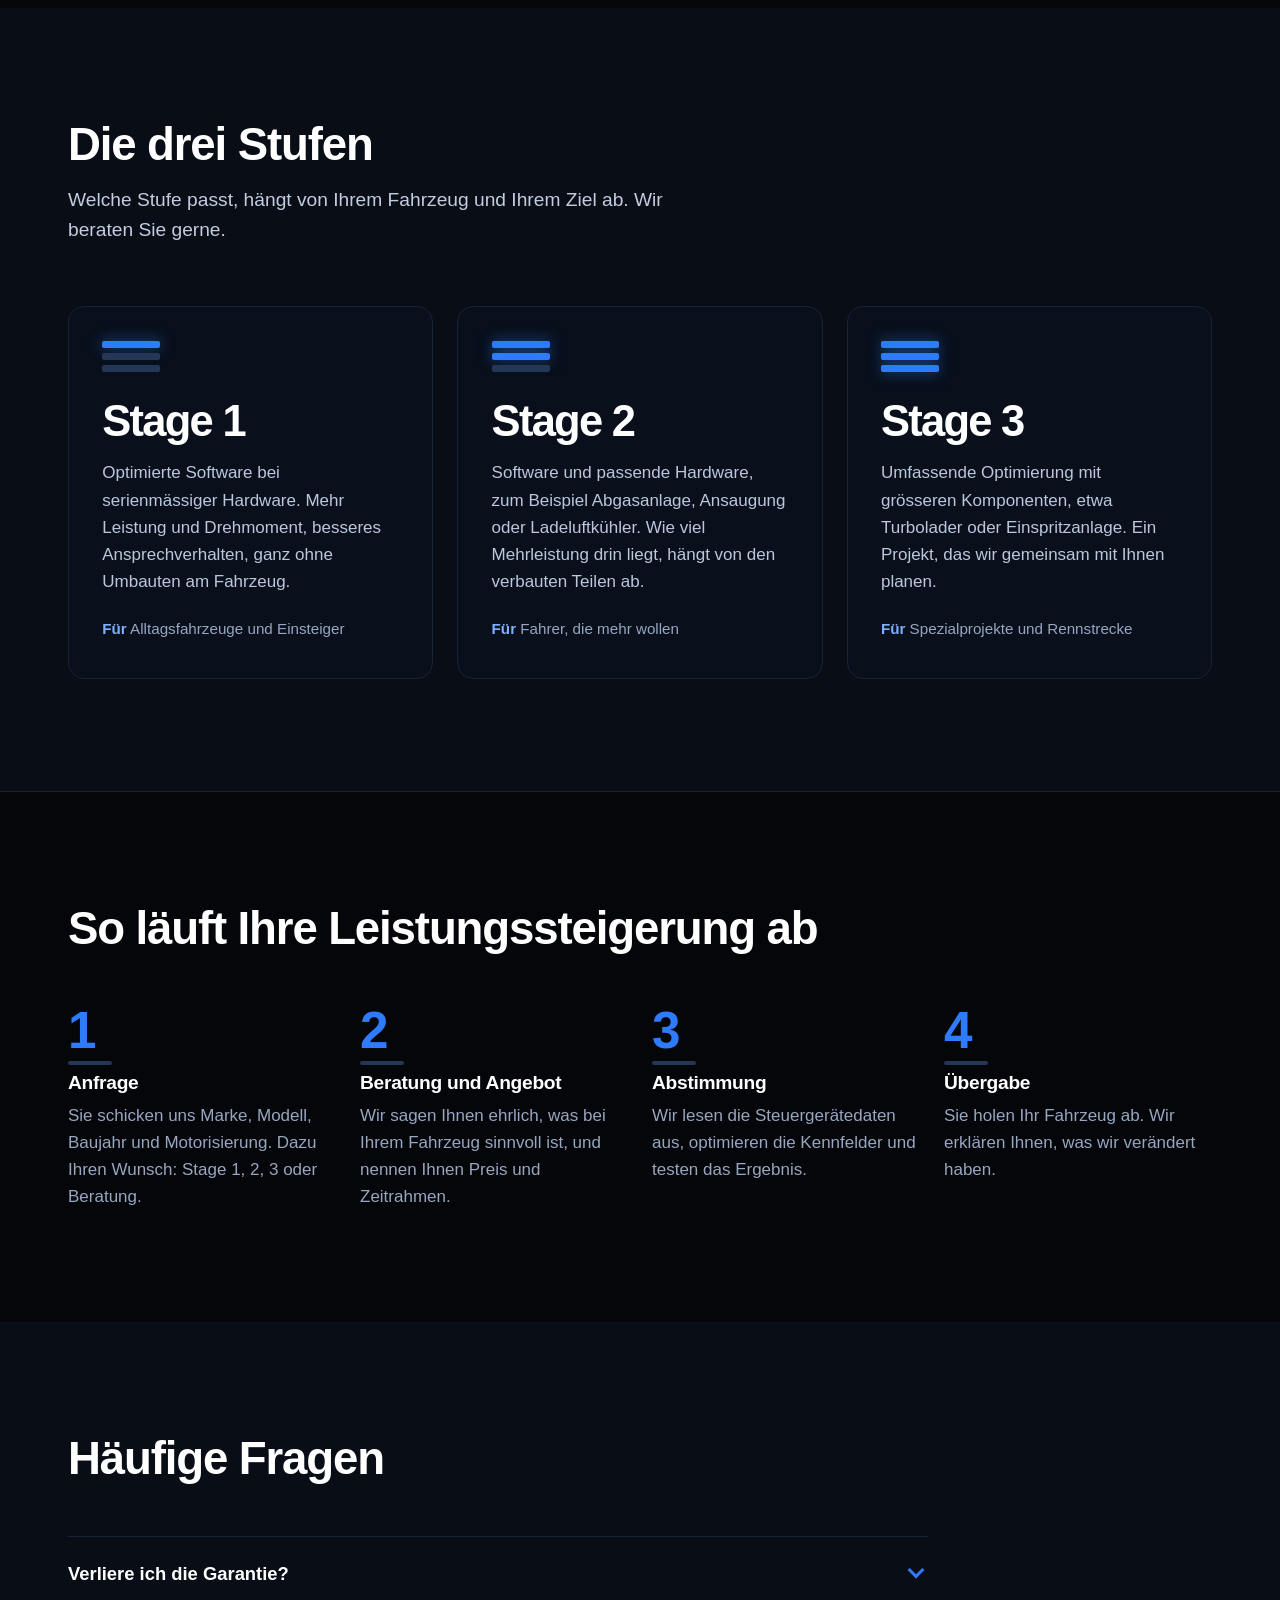
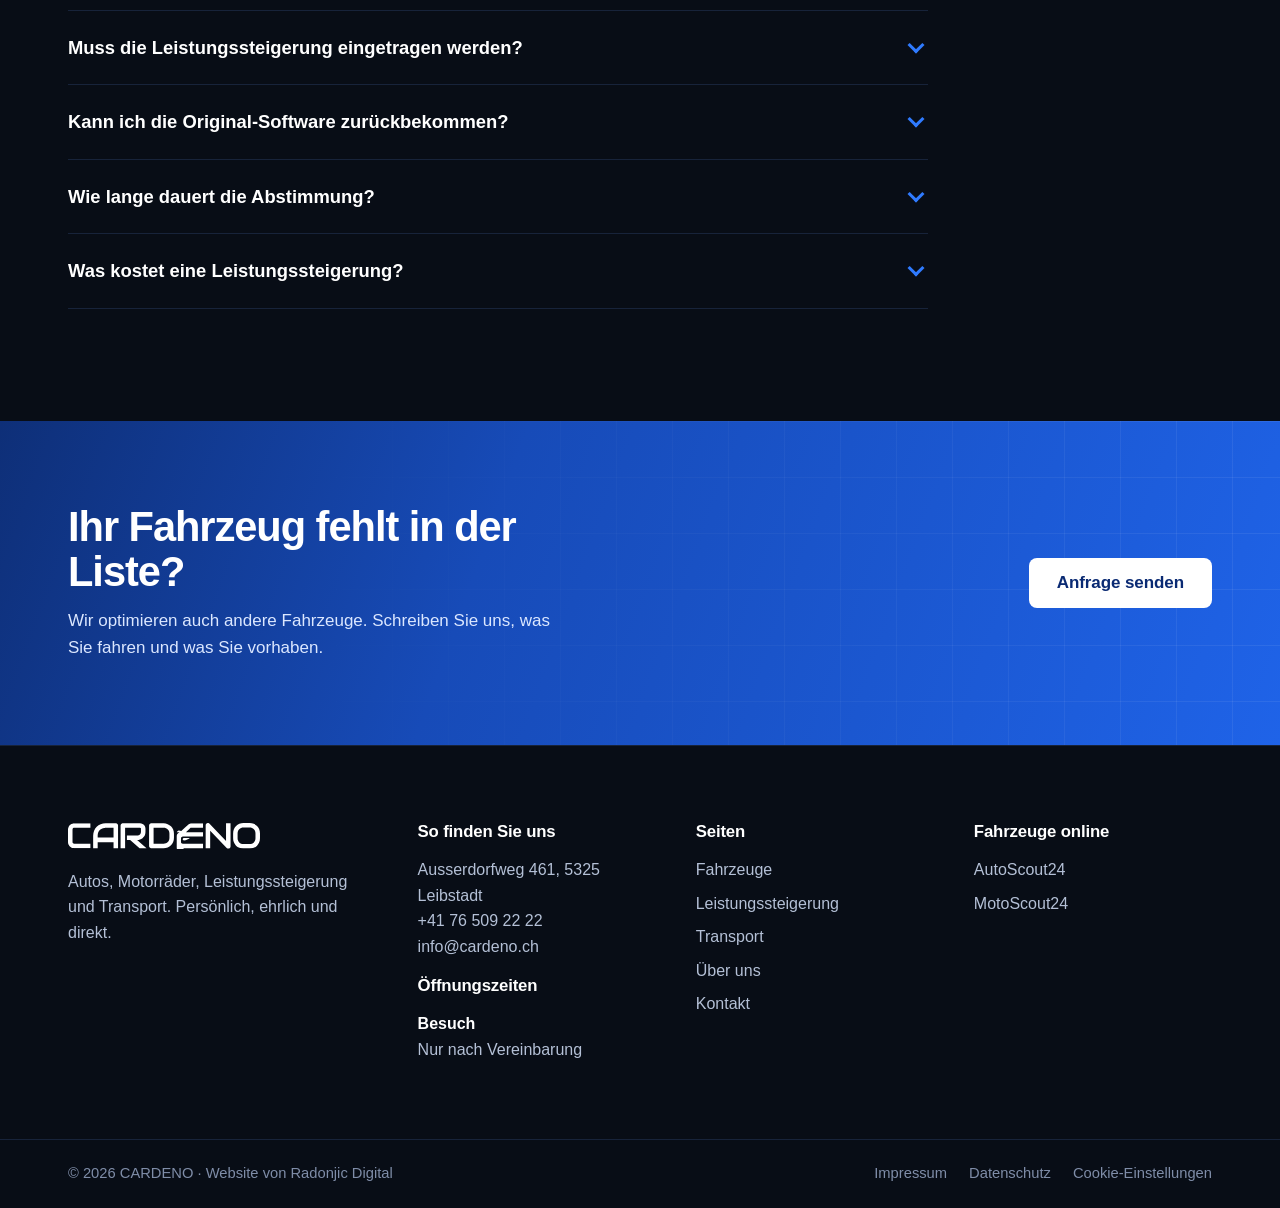
<file: leistungssteigerung.html>
<!doctype html>
<html lang="de-CH">
<head>
<meta charset="utf-8">
<meta name="viewport" content="width=device-width, initial-scale=1">
<title>Leistungssteigerung nach Marke und Modell – CARDENO</title>
<meta name="description" content="Leistungssteigerung per Software für über 40 Marken: Wählen Sie Ihre Marke und Ihr Modell und fragen Sie Stage 1, 2 oder 3 bei CARDENO an.">
<meta name="theme-color" content="#04060a">
<meta name="color-scheme" content="dark">
<meta property="og:type" content="website">
<meta property="og:locale" content="de_CH">
<meta property="og:site_name" content="CARDENO">
<meta property="og:title" content="Leistungssteigerung nach Marke und Modell – CARDENO">
<meta property="og:description" content="Leistungssteigerung per Software für über 40 Marken: Wählen Sie Ihre Marke und Ihr Modell und fragen Sie Stage 1, 2 oder 3 bei CARDENO an.">
<link rel="icon" type="image/svg+xml" href="images/icon-blue.svg">
<link rel="icon" type="image/png" sizes="48x48" href="images/favicon-48.png">
<link rel="icon" type="image/png" sizes="192x192" href="images/favicon-192.png">
<link rel="apple-touch-icon" href="images/apple-touch-icon.png">
<link rel="stylesheet" href="css/style.css">
</head>
<body>

<a class="skip-link" href="#inhalt">Zum Inhalt springen</a>
<div class="topbar">
  <div class="wrap">
    <ul>
      <li data-c="adresse"><svg viewBox="0 0 24 24" aria-hidden="true"><path d="M12 21s7-6.2 7-11a7 7 0 1 0-14 0c0 4.8 7 11 7 11z"/><circle cx="12" cy="10" r="2.5"/></svg><span data-v></span></li>
      <li data-c="telefon"><a data-link="tel" href="#"><svg viewBox="0 0 24 24" aria-hidden="true"><path d="M5 4h4l2 5-2.5 1.5a11 11 0 0 0 5 5L15 13l5 2v4a2 2 0 0 1-2 2A16 16 0 0 1 3 6a2 2 0 0 1 2-2z"/></svg><span data-v></span></a></li>
      <li data-c="email"><a data-link="mail" href="#"><svg viewBox="0 0 24 24" aria-hidden="true"><rect x="3" y="5" width="18" height="14" rx="2"/><path d="M3 7l9 6 9-6"/></svg><span data-v></span></a></li>
    </ul>
    <ul class="social">
      <li data-c="instagram"><a data-link="url" href="#" target="_blank" rel="noopener" aria-label="CARDENO auf Instagram"><svg viewBox="0 0 24 24" aria-hidden="true"><rect x="3" y="3" width="18" height="18" rx="5"/><circle cx="12" cy="12" r="4"/><circle cx="17.5" cy="6.5" r=".7"/></svg></a></li>
      <li data-c="facebook"><a data-link="url" href="#" target="_blank" rel="noopener" aria-label="CARDENO auf Facebook"><svg viewBox="0 0 24 24" aria-hidden="true"><path d="M14 8h3V4h-3a4 4 0 0 0-4 4v3H7v4h3v6h4v-6h3l1-4h-4V8.5A.5.5 0 0 1 14 8z"/></svg></a></li>
    </ul>
  </div>
</div>
<header class="site-header">
  <div class="wrap">
    <a class="brand" href="index.html" aria-label="CARDENO – zur Startseite"><img src="images/logo.svg" width="207" height="28" alt="CARDENO"></a>
    <button class="nav-toggle" type="button" aria-expanded="false" aria-controls="hauptnavigation" aria-label="Menü öffnen">
      <svg class="icon-open" viewBox="0 0 24 24" aria-hidden="true"><path d="M4 7h16M4 12h16M4 17h16"/></svg>
      <svg class="icon-close" viewBox="0 0 24 24" aria-hidden="true"><path d="M6 6l12 12M18 6L6 18"/></svg>
    </button>
    <nav class="nav" id="hauptnavigation" aria-label="Hauptnavigation">
      <ul><li><a href="index.html">Startseite</a></li><li><a href="fahrzeuge.html">Fahrzeuge</a></li><li><a href="leistungssteigerung.html" aria-current="page">Leistungssteigerung</a></li><li><a href="transport.html">Transport</a></li><li><a href="ueber-uns.html">Über uns</a></li><li><a class="nav-cta" href="kontakt.html">Kontakt</a></li></ul>
    </nav>
  </div>
</header>

<main id="inhalt">

<section class="page-hero" aria-labelledby="seite-titel">
  <div class="wrap">
    <nav class="crumbs" aria-label="Brotkrumen"><ol><li><a href="index.html">CARDENO</a></li><li aria-current="page">Leistungssteigerung</li></ol></nav>
    <h1 id="seite-titel">Leistungs&shy;steigerung</h1>
    <p class="lead">Wählen Sie Ihre Marke und Ihr Modell. Wir optimieren die Software Ihrer Motorsteuerung: mehr Leistung, mehr Drehmoment und ein direkteres Ansprechverhalten.</p>
  </div>
</section>

<section class="section tuning-section">
  <div class="wrap tuning-layout">
    <div>
      <div id="marken-uebersicht">
        <h2 style="margin-bottom:24px">Marke wählen</h2>
        <div class="field brand-search">
          <label for="marken-suche">Marke suchen</label>
          <input id="marken-suche" type="search" placeholder="z. B. BMW" autocomplete="off">
        </div>
        <ul class="brand-grid" id="marken-grid"></ul>
        <p id="marken-leer" hidden>Keine Marke gefunden. <a class="text-link" href="kontakt.html">Schreiben Sie uns trotzdem</a>, wir optimieren auch andere Fahrzeuge.</p>
        <noscript><p>Für die Markenauswahl benötigen Sie JavaScript. Sie können uns auch direkt über die <a class="text-link" href="kontakt.html">Kontaktseite</a> schreiben.</p></noscript>
      </div>

      <div id="marken-detail" hidden>
        <a class="back-link" id="detail-back" href="#">← Alle Marken</a>
        <div class="brand-view__top">
          <h2 id="detail-titel"></h2>
          <span id="detail-count" style="color:var(--muted);font-weight:700"></span>
        </div>
        <p class="lead" id="detail-lead" style="margin-bottom:28px"></p>
        <ul class="cards" id="karten"></ul>

        <section class="power" id="leistung" aria-labelledby="leistung-titel" aria-live="polite" hidden></section>

        <section class="request-box" id="anfrage" aria-labelledby="anfrage-titel">
          <h3 id="anfrage-titel">Leistungssteigerung anfragen</h3>
          <p>Geben Sie uns ein paar Angaben zu Ihrem <span id="detail-brand-text"></span>. Wir melden uns mit einer Einschätzung und einem Angebot.</p>
          <form id="marken-formular" data-request>
            <input type="hidden" name="_subject" value="Anfrage Leistungssteigerung">
            <div class="hp" aria-hidden="true"><label>Website<input type="text" name="website" tabindex="-1" autocomplete="off"></label></div>
            <div class="form-grid">
              <div class="field"><label for="f-marke">Marke</label><input id="f-marke" name="marke" data-label="Marke" readonly></div>
              <div class="field"><label for="f-modell">Modell</label><select id="f-modell" name="modell" data-label="Modell" required></select></div>
              <div class="field"><label for="f-baujahr">Baujahr</label><input id="f-baujahr" name="baujahr" data-label="Baujahr" inputmode="numeric" maxlength="4" placeholder="z. B. 2019" required></div>
              <div class="field"><label for="f-motor">Motorisierung <span class="opt">(optional)</span></label><input id="f-motor" name="motorisierung" data-label="Motorisierung" placeholder="z. B. 2.0 TDI, 150 PS"></div>
              <div class="field full"><label for="f-stufe">Gewünschte Stufe</label>
                <select id="f-stufe" name="stufe" data-label="Gewünschte Stufe"><option>Bitte beraten</option><option>Stage 1</option><option>Stage 2</option><option>Stage 3</option></select></div>
              <div class="field"><label for="f-name">Name</label><input id="f-name" name="name" data-label="Name" autocomplete="name" required></div>
              <div class="field"><label for="f-email">E-Mail</label><input id="f-email" name="email" data-label="E-Mail" type="email" autocomplete="email" required></div>
              <div class="field full"><label for="f-tel">Telefon <span class="opt">(optional)</span></label><input id="f-tel" name="telefon" data-label="Telefon" type="tel" autocomplete="tel"></div>
              <div class="field full"><label for="f-msg">Nachricht <span class="opt">(optional)</span></label><textarea id="f-msg" name="nachricht" placeholder="Zum Beispiel: Welche Änderungen sind schon am Fahrzeug gemacht worden?"></textarea></div>
            </div>
            <div class="form-actions">
              <button class="btn" type="submit"><span>Anfrage senden</span></button>
              <p class="form-status" role="status" aria-live="polite"></p>
            </div>
            <p class="form-note">Mit dem Absenden stimmen Sie zu, dass wir Ihre Angaben zur Bearbeitung der Anfrage verwenden. Mehr dazu in der <a href="datenschutz.html">Datenschutzerklärung</a>.</p>
          </form>
        </section>
      </div>
    </div>

    <aside class="brand-nav" aria-labelledby="nav-marken-titel">
      <h2 id="nav-marken-titel">Marken und Modelle</h2>
      <ul id="marken-liste"></ul>
    </aside>
  </div>
</section>

<section class="section section--deep" aria-labelledby="stufen-titel">
  <div class="wrap">
    <div class="section-head">
      <h2 id="stufen-titel">Die drei Stufen</h2>
      <p class="lead">Welche Stufe passt, hängt von Ihrem Fahrzeug und Ihrem Ziel ab. Wir beraten Sie gerne.</p>
    </div>
    
<div class="stages">
  <article class="stage">
    <span class="ebars" aria-hidden="true"><i class="on"></i><i></i><i></i></span>
    <h3>Stage 1</h3>
    <p>Optimierte Software bei serienmässiger Hardware. Mehr Leistung und Drehmoment, besseres Ansprechverhalten, ganz ohne Umbauten am Fahrzeug.</p>
    <p class="stage-for"><strong>Für</strong> Alltagsfahrzeuge und Einsteiger</p>
  </article>
  <article class="stage">
    <span class="ebars" aria-hidden="true"><i class="on"></i><i class="on"></i><i></i></span>
    <h3>Stage 2</h3>
    <p>Software und passende Hardware, zum Beispiel Abgasanlage, Ansaugung oder Ladeluftkühler. Wie viel Mehrleistung drin liegt, hängt von den verbauten Teilen ab.</p>
    <p class="stage-for"><strong>Für</strong> Fahrer, die mehr wollen</p>
  </article>
  <article class="stage">
    <span class="ebars" aria-hidden="true"><i class="on"></i><i class="on"></i><i class="on"></i></span>
    <h3>Stage 3</h3>
    <p>Umfassende Optimierung mit grösseren Komponenten, etwa Turbolader oder Einspritzanlage. Ein Projekt, das wir gemeinsam mit Ihnen planen.</p>
    <p class="stage-for"><strong>Für</strong> Spezialprojekte und Rennstrecke</p>
  </article>
</div>
  </div>
</section>

<section class="section" aria-labelledby="ablauf-titel">
  <div class="wrap">
    <div class="section-head">
      <h2 id="ablauf-titel">So läuft Ihre Leistungs&shy;steigerung ab</h2>
    </div>
    
<ol class="steps">
  <li><h3>Anfrage</h3><p>Sie schicken uns Marke, Modell, Baujahr und Motorisierung. Dazu Ihren Wunsch: Stage 1, 2, 3 oder Beratung.</p></li>
  <li><h3>Beratung und Angebot</h3><p>Wir sagen Ihnen ehrlich, was bei Ihrem Fahrzeug sinnvoll ist, und nennen Ihnen Preis und Zeitrahmen.</p></li>
  <li><h3>Abstimmung</h3><p>Wir lesen die Steuergerätedaten aus, optimieren die Kennfelder und testen das Ergebnis.</p></li>
  <li><h3>Übergabe</h3><p>Sie holen Ihr Fahrzeug ab. Wir erklären Ihnen, was wir verändert haben.</p></li>
</ol>
  </div>
</section>

<section class="section section--deep" aria-labelledby="faq-titel">
  <div class="wrap">
    <div class="section-head"><h2 id="faq-titel">Häufige Fragen</h2></div>
    <div class="faq"><details><summary>Verliere ich die Garantie?</summary><div><p>Das hängt vom Hersteller und vom Fahrzeug ab. Teilen Sie uns bei der Anfrage mit, ob Ihr Fahrzeug noch Werksgarantie hat. Wir besprechen das mit Ihnen, bevor wir etwas ändern.</p></div></details><details><summary>Muss die Leistungssteigerung eingetragen werden?</summary><div><p>Je nach Umfang kann eine Eintragung beim Strassenverkehrsamt nötig sein. Wir sagen Ihnen vorab, was für Ihr Fahrzeug gilt und welche Schritte dazugehören.</p></div></details><details><summary>Kann ich die Original-Software zurückbekommen?</summary><div><p>In der Regel ja. Wir sichern die Originaldaten Ihres Steuergeräts, bevor wir etwas ändern.</p></div></details><details><summary>Wie lange dauert die Abstimmung?</summary><div><p>Das hängt vom Fahrzeug und vom Umfang ab. Beim Termin nennen wir Ihnen einen genauen Zeitrahmen.</p></div></details><details><summary>Was kostet eine Leistungssteigerung?</summary><div><p>Der Preis hängt von Fahrzeug und Stufe ab. Schicken Sie uns Marke, Modell und Motorisierung, dann erhalten Sie ein Angebot.</p></div></details></div>
  </div>
</section>


<section class="cta-band " aria-labelledby="cta-titel">
  <div class="wrap">
    <div>
      <h2 id="cta-titel">Ihr Fahrzeug fehlt in der Liste?</h2>
      <p>Wir optimieren auch andere Fahrzeuge. Schreiben Sie uns, was Sie fahren und was Sie vorhaben.</p>
    </div>
    <a class="btn btn--white" href="kontakt.html"><span>Anfrage senden</span></a>
  </div>
</section>

</main>

<footer class="site-footer">
  <div class="wrap footer-main">
    <div>
      <img src="images/logo.svg" width="192" height="26" alt="CARDENO">
      <p>Autos, Motorräder, Leistungssteigerung und Transport. Persönlich, ehrlich und direkt.</p>
    </div>
    <div>
      <h2>So finden Sie uns</h2>
      <p data-c="adresse"><span data-v></span></p>
      <p data-c="telefon"><a data-link="tel" href="#"><span data-v></span></a></p>
      <p data-c="email"><a data-link="mail" href="#"><span data-v></span></a></p>
      <p data-contact-empty>Kontaktdaten folgen in Kürze.</p>
      <div data-c="oeffnungszeiten" style="margin-top:18px">
        <h2>Öffnungszeiten</h2>
        <dl class="footer-hours" data-hours></dl>
      </div>
    </div>
    <div>
      <h2>Seiten</h2>
      <ul>
        <li><a href="fahrzeuge.html">Fahrzeuge</a></li>
        <li><a href="leistungssteigerung.html">Leistungssteigerung</a></li>
        <li><a href="transport.html">Transport</a></li>
        <li><a href="ueber-uns.html">Über uns</a></li>
        <li><a href="kontakt.html">Kontakt</a></li>
      </ul>
    </div>
    <div>
      <h2>Fahrzeuge online</h2>
      <ul>
        <li><a data-c="autoscout" data-link="url" href="#" target="_blank" rel="noopener">AutoScout24</a></li>
        <li><a data-c="motoscout" data-link="url" href="#" target="_blank" rel="noopener">MotoScout24</a></li>
      </ul>
    </div>
  </div>
  <div class="footer-bottom">
    <div class="wrap">
      <span>© <span data-year>2026</span> CARDENO · Website von <a href="https://radonjicdigital.ch" target="_blank" rel="noopener">Radonjic Digital</a></span>
      <ul>
        <li><a href="impressum.html">Impressum</a></li>
        <li><a href="datenschutz.html">Datenschutz</a></li>
        <li><button type="button" class="linklike" data-cookie-settings>Cookie-Einstellungen</button></li>
      </ul>
    </div>
  </div>
</footer>

<script src="js/config.js"></script>
<script src="js/tuning-data.js"></script>
<script src="js/generationen-data.js"></script>
<script src="js/leistung-data.js"></script>
<script src="js/main.js"></script>
<script src="js/cookies.js"></script>
</body>
</html>
</file>
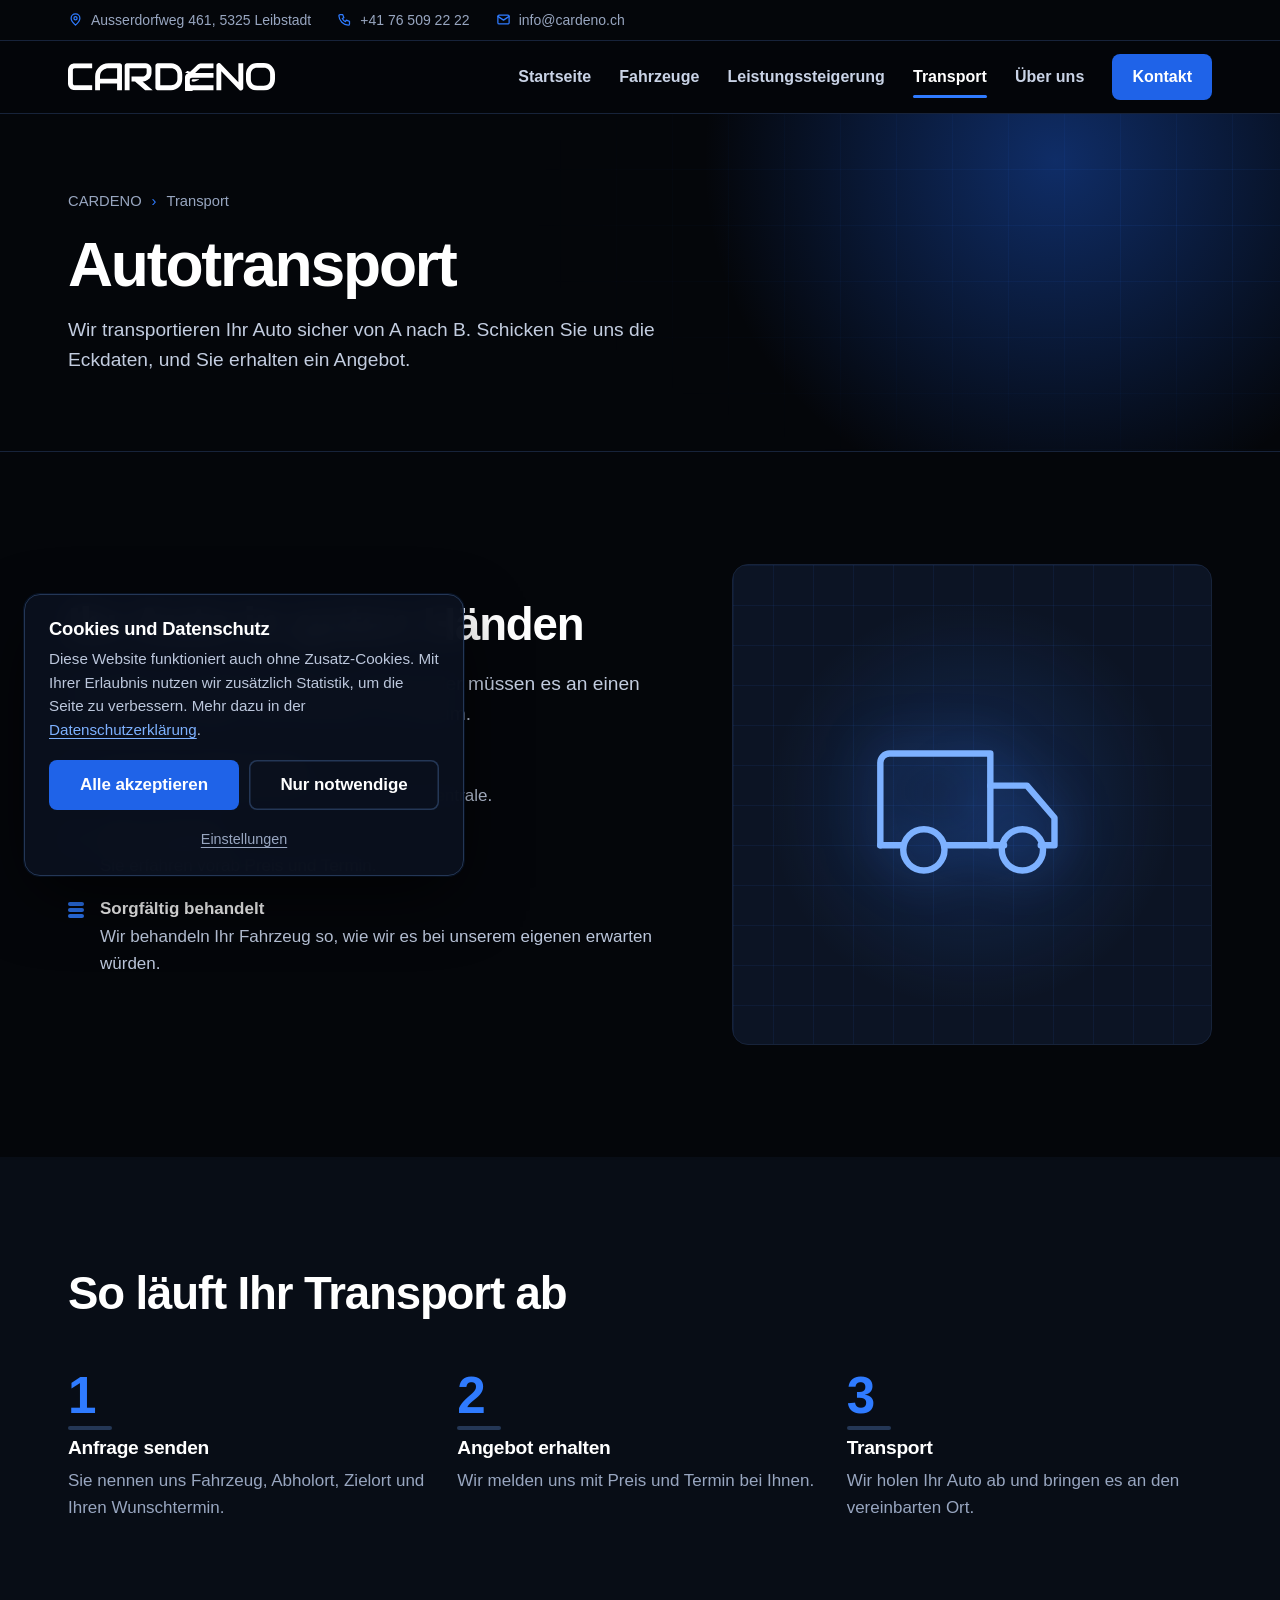
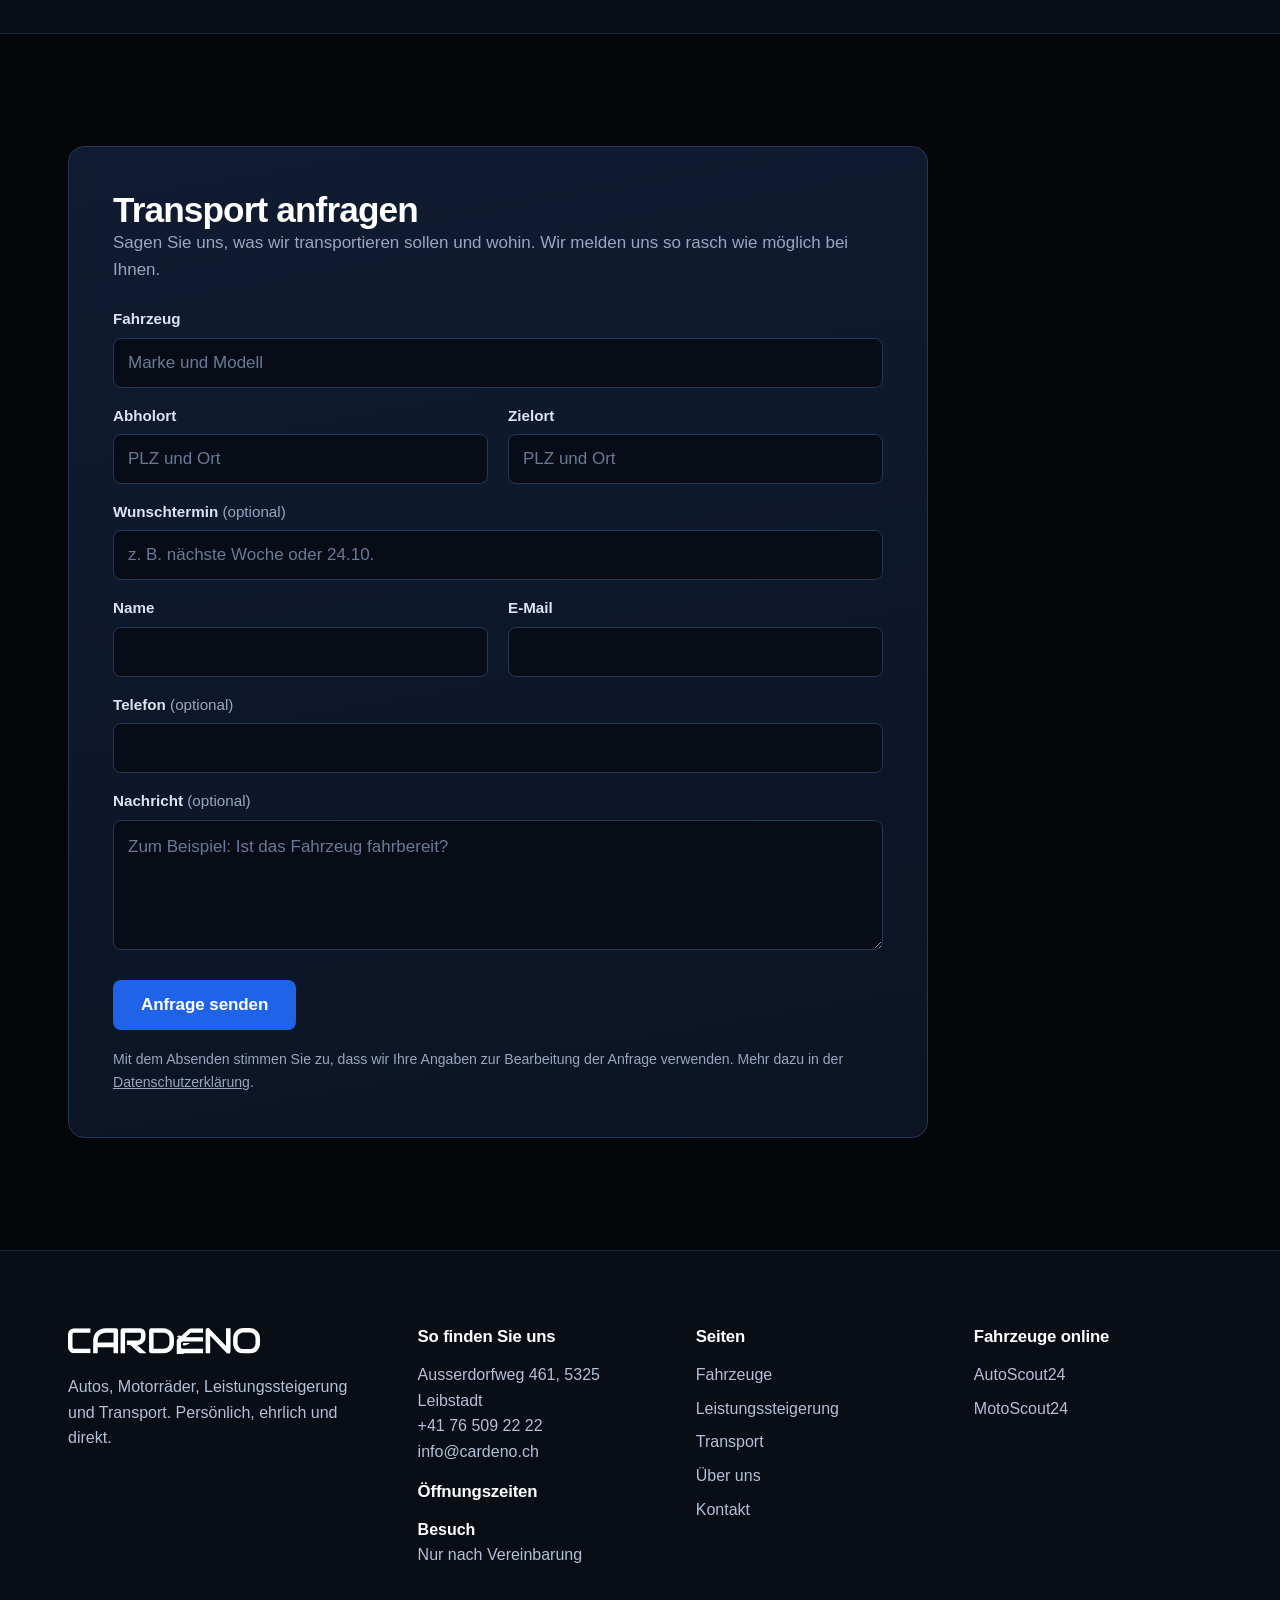
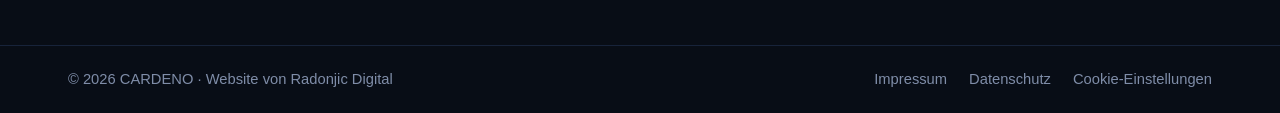
<file: transport.html>
<!doctype html>
<html lang="de-CH">
<head>
<meta charset="utf-8">
<meta name="viewport" content="width=device-width, initial-scale=1">
<title>Autotransport – CARDENO</title>
<meta name="description" content="Autotransport von CARDENO: Wir transportieren Ihr Auto sicher von A nach B. Schicken Sie uns Fahrzeug, Abholort und Zielort für ein Angebot.">
<meta name="theme-color" content="#04060a">
<meta name="color-scheme" content="dark">
<meta property="og:type" content="website">
<meta property="og:locale" content="de_CH">
<meta property="og:site_name" content="CARDENO">
<meta property="og:title" content="Autotransport – CARDENO">
<meta property="og:description" content="Autotransport von CARDENO: Wir transportieren Ihr Auto sicher von A nach B. Schicken Sie uns Fahrzeug, Abholort und Zielort für ein Angebot.">
<link rel="icon" type="image/svg+xml" href="images/icon-blue.svg">
<link rel="icon" type="image/png" sizes="48x48" href="images/favicon-48.png">
<link rel="icon" type="image/png" sizes="192x192" href="images/favicon-192.png">
<link rel="apple-touch-icon" href="images/apple-touch-icon.png">
<link rel="stylesheet" href="css/style.css">
</head>
<body>

<a class="skip-link" href="#inhalt">Zum Inhalt springen</a>
<div class="topbar">
  <div class="wrap">
    <ul>
      <li data-c="adresse"><svg viewBox="0 0 24 24" aria-hidden="true"><path d="M12 21s7-6.2 7-11a7 7 0 1 0-14 0c0 4.8 7 11 7 11z"/><circle cx="12" cy="10" r="2.5"/></svg><span data-v></span></li>
      <li data-c="telefon"><a data-link="tel" href="#"><svg viewBox="0 0 24 24" aria-hidden="true"><path d="M5 4h4l2 5-2.5 1.5a11 11 0 0 0 5 5L15 13l5 2v4a2 2 0 0 1-2 2A16 16 0 0 1 3 6a2 2 0 0 1 2-2z"/></svg><span data-v></span></a></li>
      <li data-c="email"><a data-link="mail" href="#"><svg viewBox="0 0 24 24" aria-hidden="true"><rect x="3" y="5" width="18" height="14" rx="2"/><path d="M3 7l9 6 9-6"/></svg><span data-v></span></a></li>
    </ul>
    <ul class="social">
      <li data-c="instagram"><a data-link="url" href="#" target="_blank" rel="noopener" aria-label="CARDENO auf Instagram"><svg viewBox="0 0 24 24" aria-hidden="true"><rect x="3" y="3" width="18" height="18" rx="5"/><circle cx="12" cy="12" r="4"/><circle cx="17.5" cy="6.5" r=".7"/></svg></a></li>
      <li data-c="facebook"><a data-link="url" href="#" target="_blank" rel="noopener" aria-label="CARDENO auf Facebook"><svg viewBox="0 0 24 24" aria-hidden="true"><path d="M14 8h3V4h-3a4 4 0 0 0-4 4v3H7v4h3v6h4v-6h3l1-4h-4V8.5A.5.5 0 0 1 14 8z"/></svg></a></li>
    </ul>
  </div>
</div>
<header class="site-header">
  <div class="wrap">
    <a class="brand" href="index.html" aria-label="CARDENO – zur Startseite"><img src="images/logo.svg" width="207" height="28" alt="CARDENO"></a>
    <button class="nav-toggle" type="button" aria-expanded="false" aria-controls="hauptnavigation" aria-label="Menü öffnen">
      <svg class="icon-open" viewBox="0 0 24 24" aria-hidden="true"><path d="M4 7h16M4 12h16M4 17h16"/></svg>
      <svg class="icon-close" viewBox="0 0 24 24" aria-hidden="true"><path d="M6 6l12 12M18 6L6 18"/></svg>
    </button>
    <nav class="nav" id="hauptnavigation" aria-label="Hauptnavigation">
      <ul><li><a href="index.html">Startseite</a></li><li><a href="fahrzeuge.html">Fahrzeuge</a></li><li><a href="leistungssteigerung.html">Leistungssteigerung</a></li><li><a href="transport.html" aria-current="page">Transport</a></li><li><a href="ueber-uns.html">Über uns</a></li><li><a class="nav-cta" href="kontakt.html">Kontakt</a></li></ul>
    </nav>
  </div>
</header>

<main id="inhalt">

<section class="page-hero" aria-labelledby="seite-titel">
  <div class="wrap">
    <nav class="crumbs" aria-label="Brotkrumen"><ol><li><a href="index.html">CARDENO</a></li><li aria-current="page">Transport</li></ol></nav>
    <h1 id="seite-titel">Autotransport</h1>
    <p class="lead">Wir transportieren Ihr Auto sicher von A nach B. Schicken Sie uns die Eckdaten, und Sie erhalten ein Angebot.</p>
  </div>
</section>

<section class="section">
  <div class="wrap split">
    <div>
      <h2>Ihr Auto in guten Händen</h2>
      <p class="lead" style="margin-top:20px">Sie haben ein Fahrzeug gekauft, verkauft oder müssen es an einen anderen Ort bringen? Wir kümmern uns darum.</p>
      <ul class="ticks">
        <li><strong>Persönlich abgesprochen</strong>Sie sprechen direkt mit uns, nicht mit einer Zentrale.</li>
        <li><strong>Klares Angebot</strong>Sie erfahren vorab Preis und Termin.</li>
        <li><strong>Sorgfältig behandelt</strong>Wir behandeln Ihr Fahrzeug so, wie wir es bei unserem eigenen erwarten würden.</li>
      </ul>
    </div>
    <div class="badge-panel" aria-hidden="true"><svg viewBox="0 0 48 48" aria-hidden="true"><path d="M4 33V15a2 2 0 0 1 2-2h22v20"/><path d="M28 20h8l6 7v6h-3"/><path d="M4 33h5M18 33h13"/><circle cx="13.5" cy="34" r="4.5"/><circle cx="35" cy="34" r="4.5"/></svg></div>
  </div>
</section>

<section class="section section--deep" aria-labelledby="ablauf-titel">
  <div class="wrap">
    <div class="section-head"><h2 id="ablauf-titel">So läuft Ihr Transport ab</h2></div>
    <ol class="steps steps--3">
      <li><h3>Anfrage senden</h3><p>Sie nennen uns Fahrzeug, Abholort, Zielort und Ihren Wunschtermin.</p></li>
      <li><h3>Angebot erhalten</h3><p>Wir melden uns mit Preis und Termin bei Ihnen.</p></li>
      <li><h3>Transport</h3><p>Wir holen Ihr Auto ab und bringen es an den vereinbarten Ort.</p></li>
    </ol>
  </div>
</section>

<section class="section" aria-labelledby="anfrage-titel">
  <div class="wrap">
    <div class="request-box" style="max-width:860px">
      <h2 id="anfrage-titel" style="font-size:clamp(1.6rem,2.8vw,2.2rem)">Transport anfragen</h2>
      <p>Sagen Sie uns, was wir transportieren sollen und wohin. Wir melden uns so rasch wie möglich bei Ihnen.</p>
      <form data-request>
        <input type="hidden" name="_subject" value="Transportanfrage">
        <div class="hp" aria-hidden="true"><label>Website<input type="text" name="website" tabindex="-1" autocomplete="off"></label></div>
        <div class="form-grid">
          <div class="field full"><label for="t-fz">Fahrzeug</label><input id="t-fz" name="fahrzeug" data-label="Fahrzeug" placeholder="Marke und Modell" required></div>
          <div class="field"><label for="t-von">Abholort</label><input id="t-von" name="abholort" data-label="Abholort" placeholder="PLZ und Ort" required></div>
          <div class="field"><label for="t-nach">Zielort</label><input id="t-nach" name="zielort" data-label="Zielort" placeholder="PLZ und Ort" required></div>
          <div class="field full"><label for="t-datum">Wunschtermin <span class="opt">(optional)</span></label><input id="t-datum" name="wunschtermin" data-label="Wunschtermin" placeholder="z. B. nächste Woche oder 24.10."></div>
          <div class="field"><label for="t-name">Name</label><input id="t-name" name="name" data-label="Name" autocomplete="name" required></div>
          <div class="field"><label for="t-email">E-Mail</label><input id="t-email" name="email" data-label="E-Mail" type="email" autocomplete="email" required></div>
          <div class="field full"><label for="t-tel">Telefon <span class="opt">(optional)</span></label><input id="t-tel" name="telefon" data-label="Telefon" type="tel" autocomplete="tel"></div>
          <div class="field full"><label for="t-msg">Nachricht <span class="opt">(optional)</span></label><textarea id="t-msg" name="nachricht" placeholder="Zum Beispiel: Ist das Fahrzeug fahrbereit?"></textarea></div>
        </div>
        <div class="form-actions">
          <button class="btn" type="submit"><span>Anfrage senden</span></button>
          <p class="form-status" role="status" aria-live="polite"></p>
        </div>
        <p class="form-note">Mit dem Absenden stimmen Sie zu, dass wir Ihre Angaben zur Bearbeitung der Anfrage verwenden. Mehr dazu in der <a href="datenschutz.html">Datenschutzerklärung</a>.</p>
      </form>
    </div>
  </div>
</section>

</main>

<footer class="site-footer">
  <div class="wrap footer-main">
    <div>
      <img src="images/logo.svg" width="192" height="26" alt="CARDENO">
      <p>Autos, Motorräder, Leistungssteigerung und Transport. Persönlich, ehrlich und direkt.</p>
    </div>
    <div>
      <h2>So finden Sie uns</h2>
      <p data-c="adresse"><span data-v></span></p>
      <p data-c="telefon"><a data-link="tel" href="#"><span data-v></span></a></p>
      <p data-c="email"><a data-link="mail" href="#"><span data-v></span></a></p>
      <p data-contact-empty>Kontaktdaten folgen in Kürze.</p>
      <div data-c="oeffnungszeiten" style="margin-top:18px">
        <h2>Öffnungszeiten</h2>
        <dl class="footer-hours" data-hours></dl>
      </div>
    </div>
    <div>
      <h2>Seiten</h2>
      <ul>
        <li><a href="fahrzeuge.html">Fahrzeuge</a></li>
        <li><a href="leistungssteigerung.html">Leistungssteigerung</a></li>
        <li><a href="transport.html">Transport</a></li>
        <li><a href="ueber-uns.html">Über uns</a></li>
        <li><a href="kontakt.html">Kontakt</a></li>
      </ul>
    </div>
    <div>
      <h2>Fahrzeuge online</h2>
      <ul>
        <li><a data-c="autoscout" data-link="url" href="#" target="_blank" rel="noopener">AutoScout24</a></li>
        <li><a data-c="motoscout" data-link="url" href="#" target="_blank" rel="noopener">MotoScout24</a></li>
      </ul>
    </div>
  </div>
  <div class="footer-bottom">
    <div class="wrap">
      <span>© <span data-year>2026</span> CARDENO · Website von <a href="https://radonjicdigital.ch" target="_blank" rel="noopener">Radonjic Digital</a></span>
      <ul>
        <li><a href="impressum.html">Impressum</a></li>
        <li><a href="datenschutz.html">Datenschutz</a></li>
        <li><button type="button" class="linklike" data-cookie-settings>Cookie-Einstellungen</button></li>
      </ul>
    </div>
  </div>
</footer>

<script src="js/config.js"></script>
<script src="js/main.js"></script>
<script src="js/cookies.js"></script>
</body>
</html>
</file>
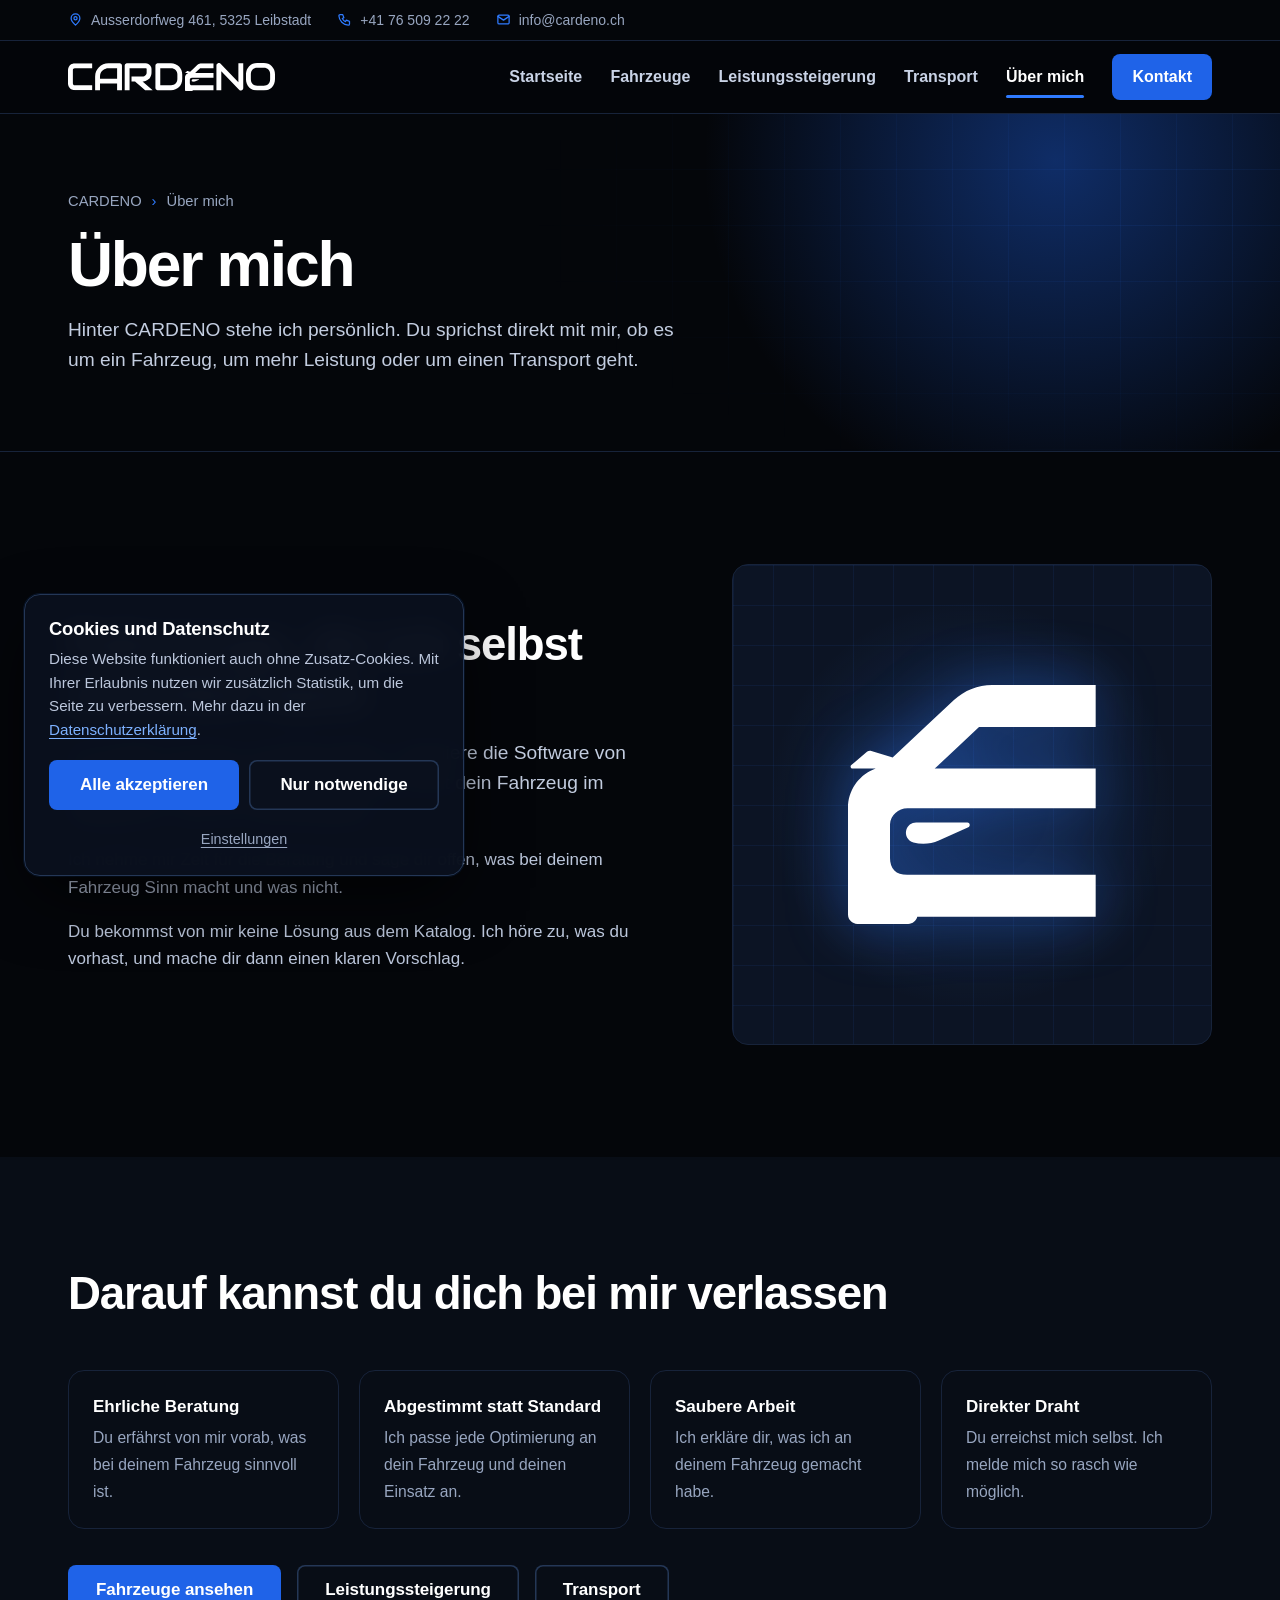
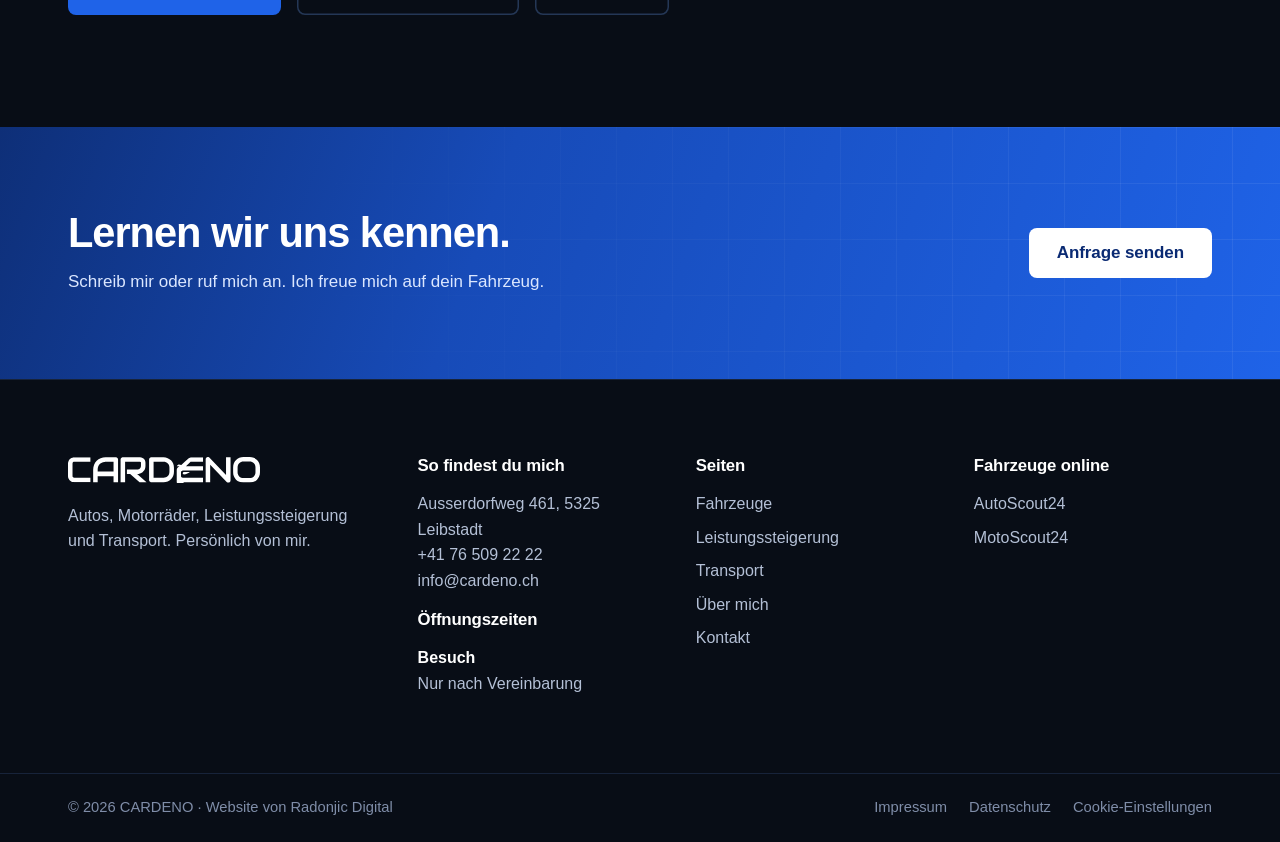
<file: ueber-mich.html>
<!doctype html>
<html lang="de-CH">
<head>
<meta charset="utf-8">
<meta name="viewport" content="width=device-width, initial-scale=1">
<title>Über mich – CARDENO</title>
<meta name="description" content="CARDENO: Autos, Motorräder, Leistungssteigerung und Transport, persönlich von mir. Lerne mich und meine Arbeit kennen.">
<meta name="theme-color" content="#04060a">
<meta name="color-scheme" content="dark">
<meta property="og:type" content="website">
<meta property="og:locale" content="de_CH">
<meta property="og:site_name" content="CARDENO">
<meta property="og:title" content="Über mich – CARDENO">
<meta property="og:description" content="CARDENO: Autos, Motorräder, Leistungssteigerung und Transport, persönlich von mir. Lerne mich und meine Arbeit kennen.">
<link rel="icon" type="image/svg+xml" href="images/icon-blue.svg">
<link rel="icon" type="image/png" sizes="48x48" href="images/favicon-48.png">
<link rel="icon" type="image/png" sizes="192x192" href="images/favicon-192.png">
<link rel="apple-touch-icon" href="images/apple-touch-icon.png">
<link rel="stylesheet" href="css/style.css">
</head>
<body>

<a class="skip-link" href="#inhalt">Zum Inhalt springen</a>
<div class="topbar">
  <div class="wrap">
    <ul>
      <li data-c="adresse"><svg viewBox="0 0 24 24" aria-hidden="true"><path d="M12 21s7-6.2 7-11a7 7 0 1 0-14 0c0 4.8 7 11 7 11z"/><circle cx="12" cy="10" r="2.5"/></svg><span data-v></span></li>
      <li data-c="telefon"><a data-link="tel" href="#"><svg viewBox="0 0 24 24" aria-hidden="true"><path d="M5 4h4l2 5-2.5 1.5a11 11 0 0 0 5 5L15 13l5 2v4a2 2 0 0 1-2 2A16 16 0 0 1 3 6a2 2 0 0 1 2-2z"/></svg><span data-v></span></a></li>
      <li data-c="email"><a data-link="mail" href="#"><svg viewBox="0 0 24 24" aria-hidden="true"><rect x="3" y="5" width="18" height="14" rx="2"/><path d="M3 7l9 6 9-6"/></svg><span data-v></span></a></li>
    </ul>
    <ul class="social">
      <li data-c="instagram"><a data-link="url" href="#" target="_blank" rel="noopener" aria-label="CARDENO auf Instagram"><svg viewBox="0 0 24 24" aria-hidden="true"><rect x="3" y="3" width="18" height="18" rx="5"/><circle cx="12" cy="12" r="4"/><circle cx="17.5" cy="6.5" r=".7"/></svg></a></li>
      <li data-c="facebook"><a data-link="url" href="#" target="_blank" rel="noopener" aria-label="CARDENO auf Facebook"><svg viewBox="0 0 24 24" aria-hidden="true"><path d="M14 8h3V4h-3a4 4 0 0 0-4 4v3H7v4h3v6h4v-6h3l1-4h-4V8.5A.5.5 0 0 1 14 8z"/></svg></a></li>
    </ul>
  </div>
</div>
<header class="site-header">
  <div class="wrap">
    <a class="brand" href="index.html" aria-label="CARDENO – zur Startseite"><img src="images/logo.svg" width="207" height="28" alt="CARDENO"></a>
    <button class="nav-toggle" type="button" aria-expanded="false" aria-controls="hauptnavigation" aria-label="Menü öffnen">
      <svg class="icon-open" viewBox="0 0 24 24" aria-hidden="true"><path d="M4 7h16M4 12h16M4 17h16"/></svg>
      <svg class="icon-close" viewBox="0 0 24 24" aria-hidden="true"><path d="M6 6l12 12M18 6L6 18"/></svg>
    </button>
    <nav class="nav" id="hauptnavigation" aria-label="Hauptnavigation">
      <ul><li><a href="index.html">Startseite</a></li><li><a href="fahrzeuge.html">Fahrzeuge</a></li><li><a href="leistungssteigerung.html">Leistungssteigerung</a></li><li><a href="transport.html">Transport</a></li><li><a href="ueber-mich.html" aria-current="page">Über mich</a></li><li><a class="nav-cta" href="kontakt.html">Kontakt</a></li></ul>
    </nav>
  </div>
</header>

<main id="inhalt">

<section class="page-hero" aria-labelledby="seite-titel">
  <div class="wrap">
    <nav class="crumbs" aria-label="Brotkrumen"><ol><li><a href="index.html">CARDENO</a></li><li aria-current="page">Über mich</li></ol></nav>
    <h1 id="seite-titel">Über mich</h1>
    <p class="lead">Hinter CARDENO stehe ich persönlich. Du sprichst direkt mit mir, ob es um ein Fahrzeug, um mehr Leistung oder um einen Transport geht.</p>
  </div>
</section>

<section class="section">
  <div class="wrap split">
    <div>
      <h2>Fahrzeuge, die ich selbst vertreten kann</h2>
      <p class="lead" style="margin-top:20px">Ich handle mit Autos und Motorrädern, optimiere die Software von Motoren und transportiere Autos. Dabei steht dein Fahrzeug im Mittelpunkt, nicht ein Standardpaket.</p>
      <p style="color:#bcc7dc">Ich nehme mir Zeit für die Beratung und sage dir offen, was bei deinem Fahrzeug Sinn macht und was nicht.</p>
      <p style="color:#bcc7dc">Du bekommst von mir keine Lösung aus dem Katalog. Ich höre zu, was du vorhast, und mache dir dann einen klaren Vorschlag.</p>
    </div>
    <div class="badge-panel" aria-hidden="true"><img src="images/icon-white.svg" width="240" height="231" alt=""></div>
  </div>
</section>

<section class="section section--deep">
  <div class="wrap">
    <div class="section-head"><h2>Darauf kannst du dich bei mir verlassen</h2></div>
    <div class="facts facts--4" style="margin-top:0">
      <div class="fact"><strong>Ehrliche Beratung</strong><span>Du erfährst von mir vorab, was bei deinem Fahrzeug sinnvoll ist.</span></div>
      <div class="fact"><strong>Abgestimmt statt Standard</strong><span>Ich passe jede Optimierung an dein Fahrzeug und deinen Einsatz an.</span></div>
      <div class="fact"><strong>Saubere Arbeit</strong><span>Ich erkläre dir, was ich an deinem Fahrzeug gemacht habe.</span></div>
      <div class="fact"><strong>Direkter Draht</strong><span>Du erreichst mich selbst. Ich melde mich so rasch wie möglich.</span></div>
    </div>
    <div class="btn-row" style="margin-top:36px"><a class="btn " href="fahrzeuge.html"><span>Fahrzeuge ansehen</span></a> <a class="btn btn--ghost" href="leistungssteigerung.html"><span>Leistungssteigerung</span></a> <a class="btn btn--ghost" href="transport.html"><span>Transport</span></a></div>
  </div>
</section>

<section class="cta-band " aria-labelledby="cta-titel">
  <div class="wrap">
    <div>
      <h2 id="cta-titel">Lernen wir uns kennen.</h2>
      <p>Schreib mir oder ruf mich an. Ich freue mich auf dein Fahrzeug.</p>
    </div>
    <a class="btn btn--white" href="kontakt.html"><span>Anfrage senden</span></a>
  </div>
</section>

</main>

<footer class="site-footer">
  <div class="wrap footer-main">
    <div>
      <img src="images/logo.svg" width="192" height="26" alt="CARDENO">
      <p>Autos, Motorräder, Leistungssteigerung und Transport. Persönlich von mir.</p>
    </div>
    <div>
      <h2>So findest du mich</h2>
      <p data-c="adresse"><span data-v></span></p>
      <p data-c="telefon"><a data-link="tel" href="#"><span data-v></span></a></p>
      <p data-c="email"><a data-link="mail" href="#"><span data-v></span></a></p>
      <p data-contact-empty>Kontaktdaten folgen in Kürze.</p>
      <div data-c="oeffnungszeiten" style="margin-top:18px">
        <h2>Öffnungszeiten</h2>
        <dl class="footer-hours" data-hours></dl>
      </div>
    </div>
    <div>
      <h2>Seiten</h2>
      <ul>
        <li><a href="fahrzeuge.html">Fahrzeuge</a></li>
        <li><a href="leistungssteigerung.html">Leistungssteigerung</a></li>
        <li><a href="transport.html">Transport</a></li>
        <li><a href="ueber-mich.html">Über mich</a></li>
        <li><a href="kontakt.html">Kontakt</a></li>
      </ul>
    </div>
    <div>
      <h2>Fahrzeuge online</h2>
      <ul>
        <li><a data-c="autoscout" data-link="url" href="#" target="_blank" rel="noopener">AutoScout24</a></li>
        <li><a data-c="motoscout" data-link="url" href="#" target="_blank" rel="noopener">MotoScout24</a></li>
      </ul>
    </div>
  </div>
  <div class="footer-bottom">
    <div class="wrap">
      <span>© <span data-year>2026</span> CARDENO · Website von <a href="https://radonjicdigital.ch" target="_blank" rel="noopener">Radonjic Digital</a></span>
      <ul>
        <li><a href="impressum.html">Impressum</a></li>
        <li><a href="datenschutz.html">Datenschutz</a></li>
        <li><button type="button" class="linklike" data-cookie-settings>Cookie-Einstellungen</button></li>
      </ul>
    </div>
  </div>
</footer>

<script src="js/config.js"></script>
<script src="js/tuning-data.js"></script>
<script src="js/main.js"></script>
<script src="js/cookies.js"></script>
</body>
</html>
</file>
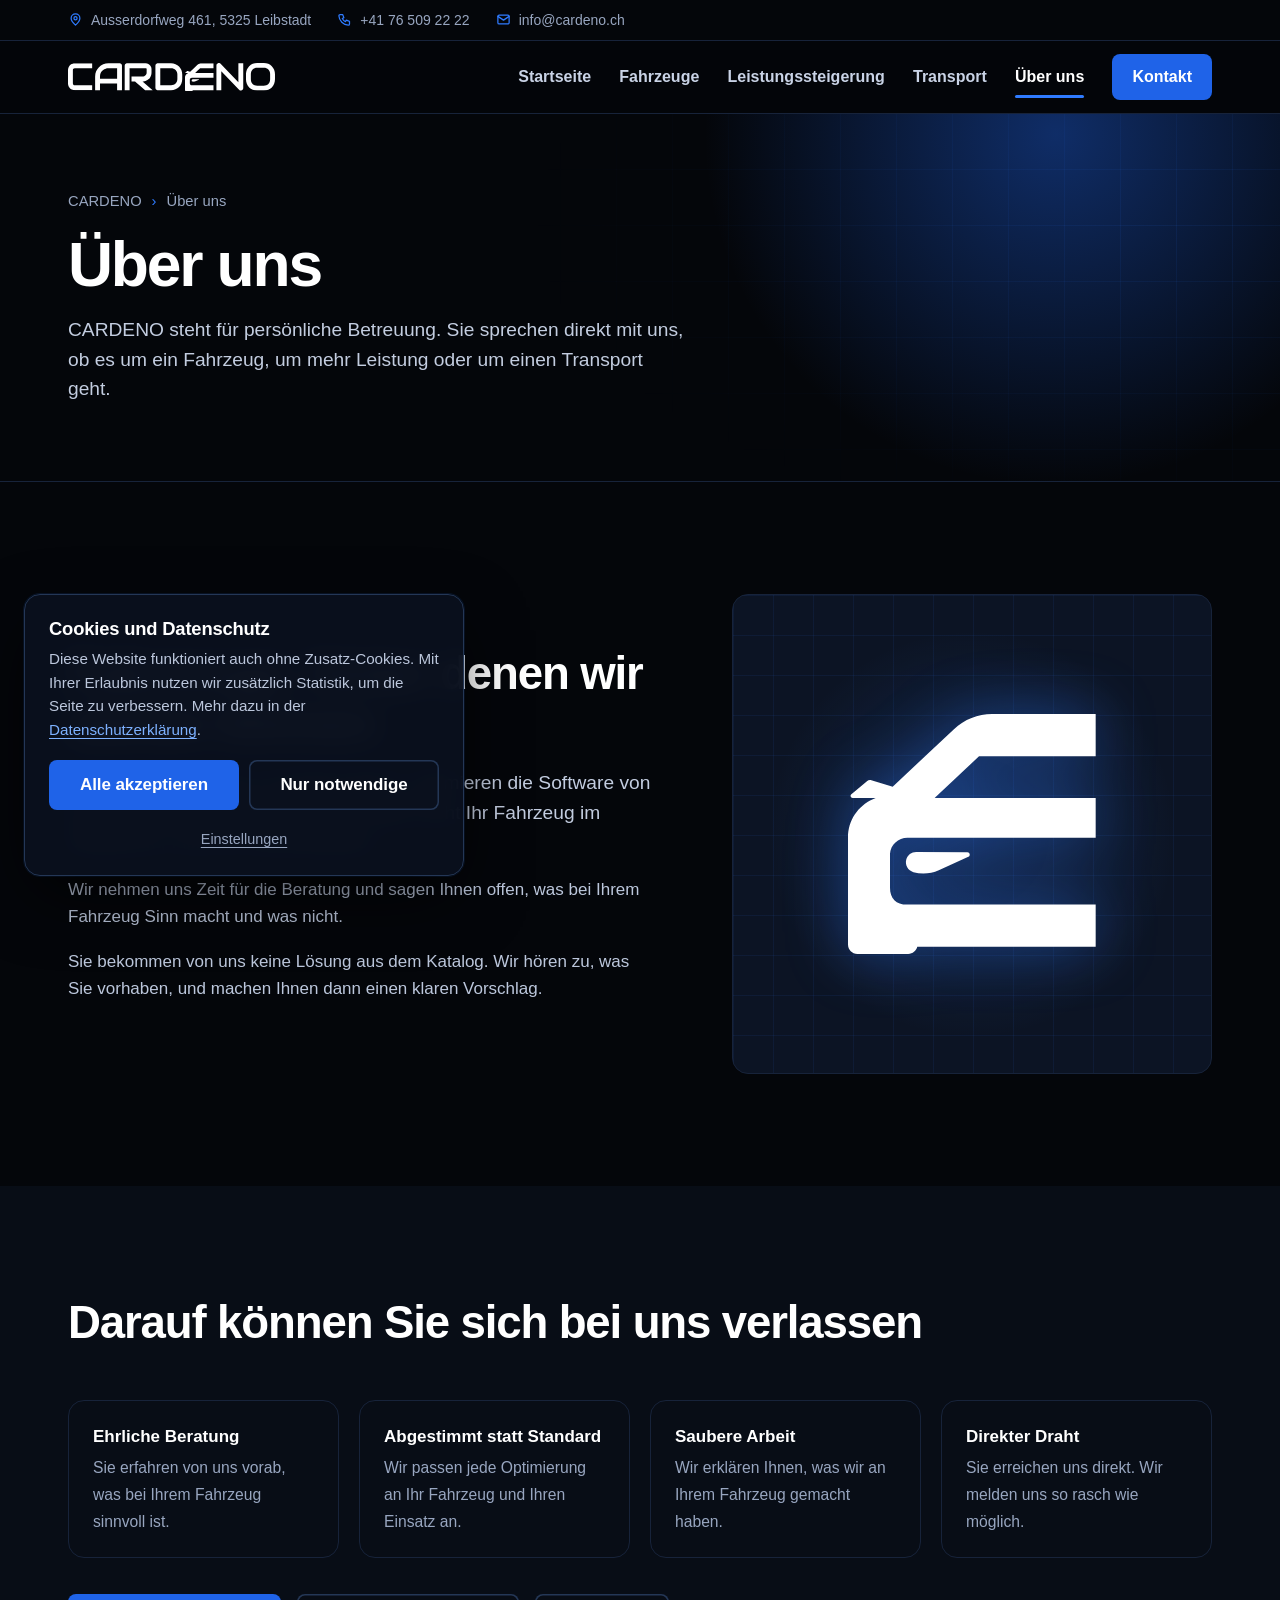
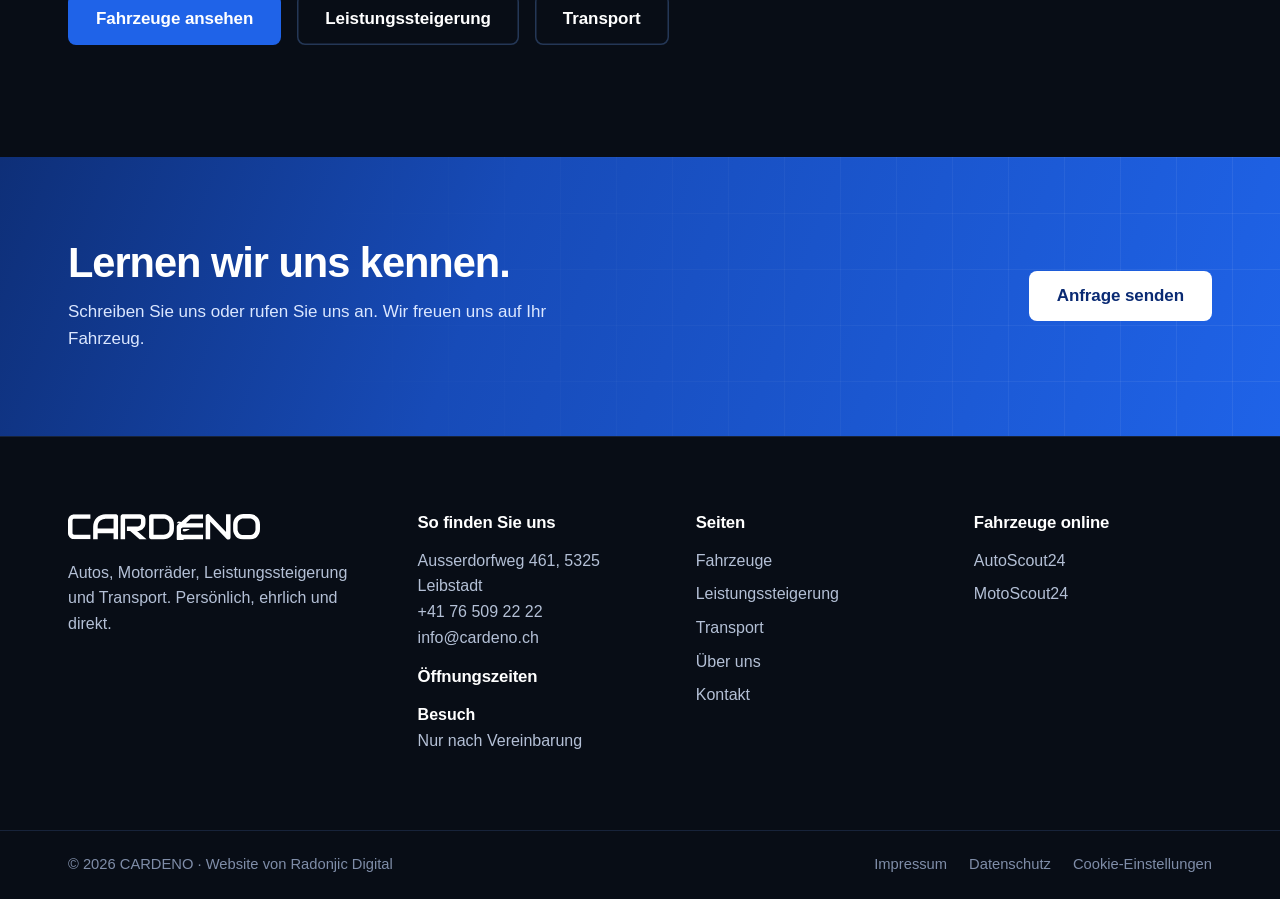
<file: ueber-uns.html>
<!doctype html>
<html lang="de-CH">
<head>
<meta charset="utf-8">
<meta name="viewport" content="width=device-width, initial-scale=1">
<title>Über uns – CARDENO</title>
<meta name="description" content="CARDENO: Autos, Motorräder, Leistungssteigerung und Transport, persönlich von uns. Lernen Sie uns und unsere Arbeit kennen.">
<meta name="theme-color" content="#04060a">
<meta name="color-scheme" content="dark">
<meta property="og:type" content="website">
<meta property="og:locale" content="de_CH">
<meta property="og:site_name" content="CARDENO">
<meta property="og:title" content="Über uns – CARDENO">
<meta property="og:description" content="CARDENO: Autos, Motorräder, Leistungssteigerung und Transport, persönlich von uns. Lernen Sie uns und unsere Arbeit kennen.">
<link rel="icon" type="image/svg+xml" href="images/icon-blue.svg">
<link rel="icon" type="image/png" sizes="48x48" href="images/favicon-48.png">
<link rel="icon" type="image/png" sizes="192x192" href="images/favicon-192.png">
<link rel="apple-touch-icon" href="images/apple-touch-icon.png">
<link rel="stylesheet" href="css/style.css">
</head>
<body>

<a class="skip-link" href="#inhalt">Zum Inhalt springen</a>
<div class="topbar">
  <div class="wrap">
    <ul>
      <li data-c="adresse"><svg viewBox="0 0 24 24" aria-hidden="true"><path d="M12 21s7-6.2 7-11a7 7 0 1 0-14 0c0 4.8 7 11 7 11z"/><circle cx="12" cy="10" r="2.5"/></svg><span data-v></span></li>
      <li data-c="telefon"><a data-link="tel" href="#"><svg viewBox="0 0 24 24" aria-hidden="true"><path d="M5 4h4l2 5-2.5 1.5a11 11 0 0 0 5 5L15 13l5 2v4a2 2 0 0 1-2 2A16 16 0 0 1 3 6a2 2 0 0 1 2-2z"/></svg><span data-v></span></a></li>
      <li data-c="email"><a data-link="mail" href="#"><svg viewBox="0 0 24 24" aria-hidden="true"><rect x="3" y="5" width="18" height="14" rx="2"/><path d="M3 7l9 6 9-6"/></svg><span data-v></span></a></li>
    </ul>
    <ul class="social">
      <li data-c="instagram"><a data-link="url" href="#" target="_blank" rel="noopener" aria-label="CARDENO auf Instagram"><svg viewBox="0 0 24 24" aria-hidden="true"><rect x="3" y="3" width="18" height="18" rx="5"/><circle cx="12" cy="12" r="4"/><circle cx="17.5" cy="6.5" r=".7"/></svg></a></li>
      <li data-c="facebook"><a data-link="url" href="#" target="_blank" rel="noopener" aria-label="CARDENO auf Facebook"><svg viewBox="0 0 24 24" aria-hidden="true"><path d="M14 8h3V4h-3a4 4 0 0 0-4 4v3H7v4h3v6h4v-6h3l1-4h-4V8.5A.5.5 0 0 1 14 8z"/></svg></a></li>
    </ul>
  </div>
</div>
<header class="site-header">
  <div class="wrap">
    <a class="brand" href="index.html" aria-label="CARDENO – zur Startseite"><img src="images/logo.svg" width="207" height="28" alt="CARDENO"></a>
    <button class="nav-toggle" type="button" aria-expanded="false" aria-controls="hauptnavigation" aria-label="Menü öffnen">
      <svg class="icon-open" viewBox="0 0 24 24" aria-hidden="true"><path d="M4 7h16M4 12h16M4 17h16"/></svg>
      <svg class="icon-close" viewBox="0 0 24 24" aria-hidden="true"><path d="M6 6l12 12M18 6L6 18"/></svg>
    </button>
    <nav class="nav" id="hauptnavigation" aria-label="Hauptnavigation">
      <ul><li><a href="index.html">Startseite</a></li><li><a href="fahrzeuge.html">Fahrzeuge</a></li><li><a href="leistungssteigerung.html">Leistungssteigerung</a></li><li><a href="transport.html">Transport</a></li><li><a href="ueber-uns.html" aria-current="page">Über uns</a></li><li><a class="nav-cta" href="kontakt.html">Kontakt</a></li></ul>
    </nav>
  </div>
</header>

<main id="inhalt">

<section class="page-hero" aria-labelledby="seite-titel">
  <div class="wrap">
    <nav class="crumbs" aria-label="Brotkrumen"><ol><li><a href="index.html">CARDENO</a></li><li aria-current="page">Über uns</li></ol></nav>
    <h1 id="seite-titel">Über uns</h1>
    <p class="lead">CARDENO steht für persönliche Betreuung. Sie sprechen direkt mit uns, ob es um ein Fahrzeug, um mehr Leistung oder um einen Transport geht.</p>
  </div>
</section>

<section class="section">
  <div class="wrap split">
    <div>
      <h2>Fahrzeuge, hinter denen wir stehen können</h2>
      <p class="lead" style="margin-top:20px">Wir handeln mit Autos und Motorrädern, optimieren die Software von Motoren und transportieren Autos. Dabei steht Ihr Fahrzeug im Mittelpunkt, nicht ein Standardpaket.</p>
      <p style="color:#bcc7dc">Wir nehmen uns Zeit für die Beratung und sagen Ihnen offen, was bei Ihrem Fahrzeug Sinn macht und was nicht.</p>
      <p style="color:#bcc7dc">Sie bekommen von uns keine Lösung aus dem Katalog. Wir hören zu, was Sie vorhaben, und machen Ihnen dann einen klaren Vorschlag.</p>
    </div>
    <div class="badge-panel" aria-hidden="true"><img src="images/icon-white.svg" width="240" height="231" alt=""></div>
  </div>
</section>

<section class="section section--deep">
  <div class="wrap">
    <div class="section-head"><h2>Darauf können Sie sich bei uns verlassen</h2></div>
    <div class="facts facts--4" style="margin-top:0">
      <div class="fact"><strong>Ehrliche Beratung</strong><span>Sie erfahren von uns vorab, was bei Ihrem Fahrzeug sinnvoll ist.</span></div>
      <div class="fact"><strong>Abgestimmt statt Standard</strong><span>Wir passen jede Optimierung an Ihr Fahrzeug und Ihren Einsatz an.</span></div>
      <div class="fact"><strong>Saubere Arbeit</strong><span>Wir erklären Ihnen, was wir an Ihrem Fahrzeug gemacht haben.</span></div>
      <div class="fact"><strong>Direkter Draht</strong><span>Sie erreichen uns direkt. Wir melden uns so rasch wie möglich.</span></div>
    </div>
    <div class="btn-row" style="margin-top:36px"><a class="btn " href="fahrzeuge.html"><span>Fahrzeuge ansehen</span></a> <a class="btn btn--ghost" href="leistungssteigerung.html"><span>Leistungssteigerung</span></a> <a class="btn btn--ghost" href="transport.html"><span>Transport</span></a></div>
  </div>
</section>

<section class="cta-band " aria-labelledby="cta-titel">
  <div class="wrap">
    <div>
      <h2 id="cta-titel">Lernen wir uns kennen.</h2>
      <p>Schreiben Sie uns oder rufen Sie uns an. Wir freuen uns auf Ihr Fahrzeug.</p>
    </div>
    <a class="btn btn--white" href="kontakt.html"><span>Anfrage senden</span></a>
  </div>
</section>

</main>

<footer class="site-footer">
  <div class="wrap footer-main">
    <div>
      <img src="images/logo.svg" width="192" height="26" alt="CARDENO">
      <p>Autos, Motorräder, Leistungssteigerung und Transport. Persönlich, ehrlich und direkt.</p>
    </div>
    <div>
      <h2>So finden Sie uns</h2>
      <p data-c="adresse"><span data-v></span></p>
      <p data-c="telefon"><a data-link="tel" href="#"><span data-v></span></a></p>
      <p data-c="email"><a data-link="mail" href="#"><span data-v></span></a></p>
      <p data-contact-empty>Kontaktdaten folgen in Kürze.</p>
      <div data-c="oeffnungszeiten" style="margin-top:18px">
        <h2>Öffnungszeiten</h2>
        <dl class="footer-hours" data-hours></dl>
      </div>
    </div>
    <div>
      <h2>Seiten</h2>
      <ul>
        <li><a href="fahrzeuge.html">Fahrzeuge</a></li>
        <li><a href="leistungssteigerung.html">Leistungssteigerung</a></li>
        <li><a href="transport.html">Transport</a></li>
        <li><a href="ueber-uns.html">Über uns</a></li>
        <li><a href="kontakt.html">Kontakt</a></li>
      </ul>
    </div>
    <div>
      <h2>Fahrzeuge online</h2>
      <ul>
        <li><a data-c="autoscout" data-link="url" href="#" target="_blank" rel="noopener">AutoScout24</a></li>
        <li><a data-c="motoscout" data-link="url" href="#" target="_blank" rel="noopener">MotoScout24</a></li>
      </ul>
    </div>
  </div>
  <div class="footer-bottom">
    <div class="wrap">
      <span>© <span data-year>2026</span> CARDENO · Website von <a href="https://radonjicdigital.ch" target="_blank" rel="noopener">Radonjic Digital</a></span>
      <ul>
        <li><a href="impressum.html">Impressum</a></li>
        <li><a href="datenschutz.html">Datenschutz</a></li>
        <li><button type="button" class="linklike" data-cookie-settings>Cookie-Einstellungen</button></li>
      </ul>
    </div>
  </div>
</footer>

<script src="js/config.js"></script>
<script src="js/tuning-data.js"></script>
<script src="js/main.js"></script>
<script src="js/cookies.js"></script>
</body>
</html>
</file>
<file: css/style.css>
/* ==========================================================================
   CARDENO – Stylesheet
   Idee: Das Logo ist ein Auto, das gleichzeitig der Buchstabe E ist – mit drei
   waagrechten Balken. Diese drei Balken sind das Leitmotiv der Seite:
   Stage 1, 2 und 3 füllen sie nach und nach, Aufzählungen nutzen sie als Zeichen.
   Farben: Schwarz, Nachtblau und ein kräftiges Blau, wie vom Kunden gewünscht.
   ========================================================================== */

:root {
  --ink: #04060a;
  --deep: #080d16;
  --panel: #0c1424;
  --panel-2: #101b31;
  --line: #17233a;
  --line-strong: #243756;
  --text: #e9eef7;
  --muted: #98a6c0;
  --blue: #2f7bff;
  --blue-strong: #1f63e8;
  --blue-deep: #174bb8;
  --blue-soft: #7db1ff;
  --font: "Helvetica Neue", "HelveticaNeue", "Arial Nova", Arial, "Liberation Sans", sans-serif;
  --wrap: 1240px;
  --gutter: clamp(20px, 4vw, 48px);
  --r-ctl: 8px;
  --r-card: 16px;
  --header-h: 72px;
}

*,
*::before,
*::after { box-sizing: border-box; }

html { scroll-behavior: smooth; scroll-padding-top: calc(var(--header-h) + 16px); -webkit-text-size-adjust: 100%; color-scheme: dark; background: var(--ink); }

body {
  margin: 0;
  font-family: var(--font);
  font-size: 1.0625rem;
  line-height: 1.6;
  color: var(--text);
  background: var(--ink);
  -webkit-font-smoothing: antialiased;
}

img, svg { max-width: 100%; }
img { display: block; }
a { color: inherit; }
[hidden] { display: none !important; }
button, input, select, textarea { font: inherit; color: inherit; }

:focus-visible { outline: 3px solid var(--blue-soft); outline-offset: 3px; }

.skip-link {
  position: absolute; left: 12px; top: -80px; z-index: 200;
  background: #fff; color: #000; padding: 10px 16px; border-radius: var(--r-ctl); font-weight: 700;
}
.skip-link:focus { top: 12px; }

.wrap { width: 100%; max-width: var(--wrap); margin-inline: auto; padding-inline: var(--gutter); }

/* ---------- Typografie ---------- */
h1, h2, h3, h4 { margin: 0; font-weight: 700; letter-spacing: -0.025em; line-height: 1.08; hyphens: auto; overflow-wrap: break-word; color: #fff; }
h1 { font-size: clamp(2.35rem, 5.6vw, 4.6rem); line-height: 1.02; letter-spacing: -0.035em; }
h2 { font-size: clamp(1.85rem, 3.6vw, 2.85rem); }
h3 { font-size: clamp(1.2rem, 1.8vw, 1.45rem); letter-spacing: -0.015em; }
p { margin: 0 0 1em; }
.lead { font-size: clamp(1.1rem, 1.5vw, 1.25rem); line-height: 1.55; max-width: 58ch; color: #c3cde0; }
.text-link { font-weight: 700; color: var(--blue-soft); text-decoration: underline; text-underline-offset: 3px; text-decoration-thickness: 2px; }
.text-link:hover { color: #fff; }

/* ---------- Balken-Motiv (das E aus dem Logo) ---------- */
.ebars { display: inline-flex; flex-direction: column; gap: 5px; width: 58px; }
.ebars i { display: block; height: 7px; border-radius: 2px; background: var(--line-strong); }
.ebars i.on { background: var(--blue); box-shadow: 0 0 14px rgba(47,123,255,.55); }

/* ---------- Buttons ---------- */
.btn {
  display: inline-block; cursor: pointer; text-decoration: none; border: 0;
  padding: 15px 28px; font-weight: 700; font-size: 1.0625rem; line-height: 1.2; letter-spacing: -0.005em;
  background: var(--blue-strong); color: #fff; border-radius: var(--r-ctl);
  box-shadow: 0 0 0 0 rgba(47,123,255,0);
  transition: background-color .15s ease, box-shadow .2s ease, color .15s ease;
}
.btn:hover { background: var(--blue); box-shadow: 0 0 0 5px rgba(47,123,255,.22); }
.btn--ghost { background: transparent; color: #fff; box-shadow: inset 0 0 0 1.5px var(--line-strong); }
.btn--ghost:hover { background: rgba(47,123,255,.12); box-shadow: inset 0 0 0 1.5px var(--blue); }
.btn--white { background: #fff; color: #0a2a73; }
.btn--white:hover { background: #fff; box-shadow: 0 0 0 5px rgba(255,255,255,.28); }
.btn--block { display: block; width: 100%; text-align: center; }
.btn[disabled] { opacity: .55; cursor: wait; }
.btn-row { display: flex; flex-wrap: wrap; gap: 14px 16px; }

/* ---------- Kopfzeile ---------- */
.topbar { background: var(--ink); border-bottom: 1px solid var(--line); color: var(--muted); font-size: .875rem; }
.topbar .wrap { display: flex; flex-wrap: wrap; justify-content: space-between; align-items: center; gap: 4px 28px; min-height: 40px; padding-block: 6px; }
.topbar ul { list-style: none; margin: 0; padding: 0; display: flex; flex-wrap: wrap; gap: 4px 26px; }
.topbar a { text-decoration: none; }
.topbar a:hover { color: #fff; text-decoration: underline; }
.topbar svg { width: 15px; height: 15px; margin-right: 8px; vertical-align: -2px; stroke: var(--blue); fill: none; stroke-width: 2; stroke-linecap: round; stroke-linejoin: round; }
.topbar .social a { display: inline-flex; padding: 4px 6px; }
.topbar .social svg { margin: 0; width: 17px; height: 17px; stroke: currentColor; }

.site-header { position: sticky; top: 0; z-index: 100; background: rgba(4,6,10,.88); -webkit-backdrop-filter: blur(14px); backdrop-filter: blur(14px); box-shadow: 0 1px 0 var(--line); }
.site-header .wrap { display: flex; align-items: center; justify-content: space-between; min-height: var(--header-h); gap: 24px; }
.brand { display: block; flex: none; }
.brand img { height: 28px; width: auto; }
.nav ul { list-style: none; margin: 0; padding: 0; display: flex; gap: clamp(16px, 2.2vw, 32px); align-items: center; }
.nav a { display: inline-block; position: relative; padding: 8px 0; text-decoration: none; font-weight: 600; font-size: 1rem; color: #c9d3e6; transition: color .15s ease; }
.nav a::after { content: ""; position: absolute; left: 0; right: 0; bottom: 0; height: 3px; border-radius: 2px; background: var(--blue); transform: scaleX(0); transform-origin: left; transition: transform .2s ease; }
.nav a:hover { color: #fff; }
.nav a:hover::after, .nav a[aria-current="page"]::after { transform: scaleX(1); }
.nav a[aria-current="page"] { color: #fff; }
.nav .nav-cta { background: var(--blue-strong); color: #fff; padding: 10px 20px; border-radius: var(--r-ctl); }
.nav .nav-cta::after { display: none; }
.nav .nav-cta:hover { background: var(--blue); box-shadow: 0 0 0 4px rgba(47,123,255,.22); }

.nav-toggle { display: none; background: none; border: 0; color: #fff; padding: 10px; margin-right: -10px; cursor: pointer; }
.nav-toggle svg { width: 28px; height: 28px; stroke: currentColor; stroke-width: 2.2; fill: none; stroke-linecap: round; }
.nav-toggle .icon-close { display: none; }
.nav-toggle[aria-expanded="true"] .icon-open { display: none; }
.nav-toggle[aria-expanded="true"] .icon-close { display: block; }

@media (max-width: 640px) {
  .topbar [data-c="adresse"], .topbar .social { display: none; }
  .topbar .wrap { min-height: 0; }
  .brand img { height: 24px; }
}

@media (max-width: 1060px) {
  .nav-toggle { display: block; }
  .nav { position: absolute; left: 0; right: 0; top: 100%; background: var(--ink); border-top: 1px solid var(--line); display: none; padding: 8px var(--gutter) 24px; box-shadow: 0 18px 30px rgba(0,0,0,.6); }
  .nav.is-open { display: block; }
  .nav ul { flex-direction: column; align-items: stretch; gap: 0; }
  .nav li { border-bottom: 1px solid var(--line); }
  .nav a { display: block; padding: 16px 0; font-size: 1.15rem; }
  .nav a::after { display: none; }
  .nav a[aria-current="page"] { color: var(--blue-soft); }
  .nav li:last-child { border: 0; padding-top: 18px; }
  .nav .nav-cta { display: block; text-align: center; }
}

/* ---------- Unterseiten-Kopf (Grundlage) ---------- */
.page-hero { position: relative; background: var(--ink); overflow: hidden; isolation: isolate; }
.page-hero::before {
  content: ""; position: absolute; inset: 0; z-index: -2;
  background-image:
    linear-gradient(rgba(47,123,255,.09) 1px, transparent 1px),
    linear-gradient(90deg, rgba(47,123,255,.09) 1px, transparent 1px);
  background-size: 56px 56px;
}
.page-hero::after {
  content: ""; position: absolute; z-index: -1; right: -12%; top: -30%; width: 70%; aspect-ratio: 1;
  background: radial-gradient(closest-side, rgba(31,99,232,.42), rgba(31,99,232,0) 100%);
  pointer-events: none;
}

/* ---------- Sektionen ---------- */
.section { padding-block: clamp(64px, 9vw, 112px); background: var(--ink); }
.section--deep { background: var(--deep); }
.section--tight { padding-block: clamp(48px, 6vw, 80px); }
.section-head { margin-bottom: clamp(32px, 5vw, 52px); }
.section-head h2 { margin-bottom: 16px; }
.section-head--row { display: flex; flex-wrap: wrap; align-items: end; justify-content: space-between; gap: 20px 40px; }
.section-head--row > div { max-width: 62ch; }
.section + .section:not(.section--deep) { border-top: 1px solid var(--line); }

/* ---------- Fahrzeuge ---------- */
.vehicles { display: grid; grid-template-columns: 1fr 1fr; gap: 20px; }
.vehicle {
  position: relative; display: flex; flex-direction: column; align-items: flex-start; gap: 0;
  padding: clamp(26px, 3.4vw, 40px); border-radius: var(--r-card); background: linear-gradient(160deg, var(--panel-2), var(--panel) 55%, #091020);
  border: 1px solid var(--line); overflow: hidden;
}
.vehicle::after { content: ""; position: absolute; right: -90px; top: -90px; width: 260px; height: 260px; background: radial-gradient(closest-side, rgba(47,123,255,.22), transparent); pointer-events: none; }
.vehicle svg { width: 68px; height: 68px; stroke: var(--blue); fill: none; stroke-width: 1.6; stroke-linecap: round; stroke-linejoin: round; margin-bottom: 22px; }
.vehicle h3 { font-size: clamp(1.5rem, 2.4vw, 2rem); margin-bottom: 10px; }
.vehicle p { color: #bcc7dc; max-width: 40ch; margin-bottom: 26px; }
.vehicle .btn { margin-top: auto; }
@media (max-width: 760px) { .vehicles { grid-template-columns: 1fr; } }

.facts { display: grid; grid-template-columns: repeat(3, 1fr); gap: 20px; margin-top: 20px; }
.fact { padding: 22px 24px; border-radius: var(--r-card); border: 1px solid var(--line); background: var(--deep); }
.fact strong { display: block; color: #fff; margin-bottom: 4px; }
.fact span { color: var(--muted); font-size: .98rem; }
@media (max-width: 760px) { .facts { grid-template-columns: 1fr; } }

/* ---------- Stages ---------- */
.stages { display: grid; grid-template-columns: repeat(3, 1fr); gap: clamp(14px, 2vw, 24px); padding-top: 10px; }
.stage {
  position: relative; display: flex; flex-direction: column; padding: 34px clamp(22px, 2.6vw, 34px) 36px;
  border: 1px solid var(--line); border-radius: 16px; background: rgba(12,20,36,.55);
  transition: transform .35s cubic-bezier(.2,.8,.2,1), box-shadow .35s ease, border-color .25s ease, background .25s ease, opacity .3s ease;
}
.stage .ebars { margin-bottom: 26px; }
.stage h3 { font-size: clamp(2rem, 3.4vw, 3rem); letter-spacing: -0.04em; margin-bottom: 14px; transition: color .25s ease; }
.stage p { margin: 0; color: #bcc7dc; max-width: 36ch; }
.stage .stage-for { margin-top: auto; padding-top: 22px; font-size: .95rem; color: var(--muted); }
.stage .stage-for strong { color: var(--blue-soft); }
.stage::after { content: ""; position: absolute; left: 24px; right: 24px; top: -1px; height: 2px; border-radius: 2px; background: linear-gradient(90deg, rgba(47,123,255,0), var(--blue), rgba(47,123,255,0)); opacity: 0; transition: opacity .3s ease; }
@media (hover: hover) {
  .stages:hover .stage:not(:hover) { opacity: .5; }
  .stage:hover {
    transform: translateY(-12px); border-color: var(--blue); background: linear-gradient(180deg, #13223f 0%, #0d1830 100%);
    box-shadow: 0 28px 60px -18px rgba(47,123,255,.55), 0 0 0 1px rgba(47,123,255,.35);
  }
  .stage:hover::after { opacity: 1; }
  .stage:hover h3 { color: var(--blue-soft); }
}
.stage:focus-within { transform: translateY(-12px); border-color: var(--blue); background: linear-gradient(180deg, #13223f 0%, #0d1830 100%); box-shadow: 0 28px 60px -18px rgba(47,123,255,.55); }
@media (max-width: 860px) {
  .stages { grid-template-columns: 1fr; }
}
@media (prefers-reduced-motion: reduce) { .stage, .stage:hover { transition: none; transform: none; } }

/* ---------- Marken ---------- */
.brand-grid { display: grid; grid-template-columns: repeat(auto-fill, minmax(200px, 1fr)); gap: 14px; list-style: none; margin: 0; padding: 0; }
.brand-tile {
  position: relative; display: flex; flex-direction: column; justify-content: flex-end; min-height: 132px; overflow: hidden;
  padding: 20px 22px; background: var(--panel); border: 1px solid var(--line); border-radius: 12px;
  text-decoration: none; transition: border-color .15s ease, background-color .15s ease, transform .15s ease;
}
.brand-tile::after {
  content: attr(data-initial); position: absolute; right: 12px; top: -8px; font-size: 6.5rem; font-weight: 700; line-height: 1;
  color: transparent; -webkit-text-stroke: 1.5px #1c2c49; pointer-events: none; transition: -webkit-text-stroke-color .15s ease;
}
.brand-tile strong { position: relative; z-index: 1; font-size: 1.35rem; font-weight: 700; letter-spacing: -0.02em; line-height: 1.1; color: #fff; }
.brand-tile span { position: relative; z-index: 1; margin-top: 6px; font-size: .9rem; color: var(--muted); }
.brand-tile:hover, .brand-tile:focus-visible { border-color: var(--blue); background: var(--panel-2); transform: translateY(-2px); }
.brand-tile:hover::after, .brand-tile:focus-visible::after { -webkit-text-stroke-color: rgba(47,123,255,.5); }
.brand-search { margin-bottom: 26px; max-width: 460px; }

/* ---------- Fahrzeug-Finder ---------- */
.finder { padding: clamp(24px, 3vw, 34px); border-radius: var(--r-card); background: linear-gradient(170deg, var(--panel-2), var(--panel)); border: 1px solid var(--line-strong); box-shadow: 0 30px 80px -30px rgba(31,99,232,.55); }
.finder h3 { font-size: 1.5rem; margin-bottom: 6px; }
.finder p { color: var(--muted); font-size: .98rem; margin-bottom: 20px; }
.finder .field + .field { margin-top: 14px; }
.finder .btn { margin-top: 22px; }
.tuning-intro { display: grid; grid-template-columns: minmax(0, 1.25fr) minmax(280px, .75fr); gap: clamp(28px, 5vw, 72px); align-items: start; margin-bottom: clamp(32px, 5vw, 56px); }
@media (max-width: 900px) { .tuning-intro { grid-template-columns: 1fr; } }

/* ---------- Unterseiten-Kopf ---------- */
.page-hero { padding-block: clamp(44px, 6vw, 84px); }
.page-hero::before { -webkit-mask-image: radial-gradient(ellipse 70% 120% at 90% 30%, #000 0%, transparent 70%); mask-image: radial-gradient(ellipse 70% 120% at 90% 30%, #000 0%, transparent 70%); }
.page-hero::after { width: 55%; right: -10%; top: -90%; }
.crumbs { font-size: .92rem; color: var(--muted); margin-bottom: 20px; }
.crumbs ol { list-style: none; margin: 0; padding: 0; display: flex; flex-wrap: wrap; gap: 6px 10px; align-items: center; }
.crumbs li + li::before { content: "›"; margin-right: 10px; color: var(--blue); }
.crumbs a { text-decoration: none; }
.crumbs a:hover { color: #fff; text-decoration: underline; }
.page-hero h1 { font-size: clamp(2.1rem, 5vw, 3.9rem); margin-bottom: 18px; }
.page-hero .lead { margin: 0; }
.page-hero { border-bottom: 1px solid var(--line); }

/* ---------- Leistungssteigerung: Layout ---------- */
.tuning-layout { display: grid; grid-template-columns: minmax(0, 1fr) 290px; gap: clamp(32px, 4vw, 64px); align-items: start; }
.brand-nav { position: sticky; top: calc(var(--header-h) + 20px); border: 1px solid var(--line); border-radius: var(--r-card); background: var(--panel); overflow: hidden; }
.brand-nav h2 { font-size: 1.2rem; padding: 22px 24px 12px; }
.brand-nav ul { list-style: none; margin: 0; padding: 0 0 12px; max-height: calc(100vh - var(--header-h) - 150px); overflow-y: auto; overscroll-behavior: contain; }
.brand-nav a { display: block; padding: 8px 24px; text-decoration: none; font-weight: 600; font-size: .98rem; color: #c3cde0; border-left: 3px solid transparent; }
.brand-nav a:hover { color: #fff; background: rgba(47,123,255,.08); }
.brand-nav a[aria-current="true"] { border-left-color: var(--blue); color: #fff; background: rgba(47,123,255,.14); }
@media (max-width: 980px) {
  .tuning-layout { grid-template-columns: 1fr; }
  .brand-nav { display: none; }
}

.brand-view__top { display: flex; flex-wrap: wrap; align-items: baseline; justify-content: space-between; gap: 10px 24px; margin-bottom: 26px; }
.back-link { display: inline-block; margin-bottom: 18px; font-weight: 700; text-decoration: none; color: var(--blue-soft); }
.back-link:hover { color: #fff; text-decoration: underline; }
.model-list { display: grid; grid-template-columns: repeat(auto-fill, minmax(168px, 1fr)); gap: 10px; list-style: none; margin: 0 0 56px; padding: 0; }
.model-list button {
  width: 100%; text-align: left; cursor: pointer; background: var(--panel); border: 1px solid var(--line); border-radius: 10px;
  padding: 14px 16px; font-weight: 600; line-height: 1.25; transition: border-color .15s ease, background-color .15s ease;
}
.model-list button:hover { border-color: var(--blue); }
.model-list button[aria-pressed="true"] { background: var(--blue-strong); border-color: var(--blue); color: #fff; }

.request-box { background: linear-gradient(170deg, var(--panel-2), var(--panel)); border: 1px solid var(--line-strong); border-radius: var(--r-card); padding: clamp(24px, 4vw, 44px); scroll-margin-top: calc(var(--header-h) + 20px); }
.request-box h3 { font-size: clamp(1.5rem, 2.6vw, 2rem); margin-bottom: 8px; }
.request-box > p { color: var(--muted); }

/* ---------- Formulare ---------- */
.form-grid { display: grid; grid-template-columns: 1fr 1fr; gap: 16px 20px; margin-top: 24px; }
.form-grid .full { grid-column: 1 / -1; }
.field label { display: block; font-weight: 600; font-size: .95rem; margin-bottom: 6px; color: #dce4f2; }
.field .opt { font-weight: 400; color: var(--muted); }
.field input, .field select, .field textarea {
  width: 100%; background: #070c17; border: 1px solid var(--line-strong); border-radius: var(--r-ctl); padding: 13px 14px; line-height: 1.3; color: #fff; transition: border-color .15s ease, box-shadow .15s ease;
}
.field input::placeholder, .field textarea::placeholder { color: #6a7a96; }
.field input[readonly] { color: #aebbd3; }
.field textarea { min-height: 130px; resize: vertical; line-height: 1.5; }
.field input:hover, .field select:hover, .field textarea:hover { border-color: #3a5282; }
.field input:focus, .field select:focus, .field textarea:focus { outline: none; border-color: var(--blue); box-shadow: 0 0 0 3px rgba(47,123,255,.28); }
.field select { appearance: none; background-image: url("data:image/svg+xml,%3Csvg xmlns='http://www.w3.org/2000/svg' width='14' height='9' viewBox='0 0 14 9'%3E%3Cpath d='M1 1l6 6 6-6' fill='none' stroke='%237db1ff' stroke-width='2'/%3E%3C/svg%3E"); background-repeat: no-repeat; background-position: right 14px center; padding-right: 40px; }
.field select:disabled { background-color: #0a111f; color: #5d6c88; cursor: not-allowed; }
.field select option { background: #0c1424; color: #fff; }
.hp { position: absolute; left: -9999px; width: 1px; height: 1px; overflow: hidden; }
.form-note { font-size: .88rem; color: var(--muted); margin: 18px 0 0; }
.form-note a { color: inherit; }
.form-actions { margin-top: 22px; display: flex; flex-wrap: wrap; align-items: center; gap: 16px 24px; }
.form-status { margin: 0; font-weight: 700; }
.form-status.is-ok { color: #6fe0a0; }
.form-status.is-error { color: #ff8f8f; }
@media (max-width: 640px) { .form-grid { grid-template-columns: 1fr; } }

/* ---------- Dienstleistungen ---------- */
.mini-services { display: grid; grid-template-columns: repeat(4, 1fr); gap: 0; border-top: 1px solid var(--line); border-bottom: 1px solid var(--line); }
.mini-services a { display: block; padding: 24px 24px 26px; text-decoration: none; border-left: 1px solid var(--line); transition: background-color .15s ease; }
.mini-services a:first-child { border-left: 0; padding-left: 0; }
.mini-services strong { display: block; color: #fff; font-size: 1.08rem; margin-bottom: 4px; }
.mini-services span { color: var(--muted); font-size: .95rem; }
.mini-services a:hover strong { color: var(--blue-soft); }
@media (max-width: 980px) {
  .mini-services { grid-template-columns: 1fr 1fr; }
  .mini-services a:nth-child(3) { border-left: 0; padding-left: 0; }
  .mini-services a:nth-child(n+3) { border-top: 1px solid var(--line); }
}
@media (max-width: 520px) {
  .mini-services { grid-template-columns: 1fr; }
  .mini-services a { border-left: 0; padding-left: 0; }
  .mini-services a + a { border-top: 1px solid var(--line); }
}

.service-detail { display: grid; grid-template-columns: 1fr 1.2fr; gap: clamp(28px, 5vw, 72px); align-items: start; padding-block: clamp(36px, 5vw, 60px); border-top: 1px solid var(--line); }
.service-detail:first-of-type { border-top: 0; }
.service-detail svg { width: 50px; height: 50px; stroke: var(--blue); fill: none; stroke-width: 1.6; stroke-linecap: round; stroke-linejoin: round; margin-bottom: 16px; }
.service-detail p { color: #bcc7dc; }
.service-detail .lead { color: #d7dfee; }
.service-detail ul { list-style: none; margin: 18px 0 0; padding: 0; }
.service-detail li { position: relative; padding-left: 30px; margin-bottom: 10px; }
.service-detail li::before, .ticks li::before { content: ""; position: absolute; left: 0; top: .72em; width: 16px; height: 4px; border-radius: 2px; background: var(--blue); box-shadow: 0 -6px 0 var(--blue), 0 6px 0 var(--blue); opacity: .95; }
@media (max-width: 820px) { .service-detail { grid-template-columns: 1fr; } }

/* ---------- Über mich ---------- */
.split { display: grid; grid-template-columns: 1.1fr .9fr; gap: clamp(32px, 6vw, 96px); align-items: center; }
.ticks { list-style: none; margin: 26px 0 32px; padding: 0; }
.ticks li { position: relative; padding-left: 32px; margin-bottom: 16px; color: #bcc7dc; }
.ticks strong { display: block; color: #fff; }
.badge-panel { position: relative; aspect-ratio: 1; border-radius: var(--r-card); border: 1px solid var(--line); background: radial-gradient(closest-side, rgba(47,123,255,.2), transparent 85%), var(--panel); display: grid; place-items: center; overflow: hidden; }
.badge-panel img { width: 52%; height: auto; filter: drop-shadow(0 0 30px rgba(47,123,255,.4)); }
.badge-panel::before { content: ""; position: absolute; inset: 0; background-image: linear-gradient(rgba(47,123,255,.08) 1px, transparent 1px), linear-gradient(90deg, rgba(47,123,255,.08) 1px, transparent 1px); background-size: 40px 40px; }
.badge-panel img { position: relative; }
@media (max-width: 820px) { .split { grid-template-columns: 1fr; } .badge-panel { max-width: 380px; } }

/* ---------- Ablauf ---------- */
.steps { list-style: none; margin: 0; padding: 0; display: grid; grid-template-columns: repeat(4, 1fr); gap: 24px; counter-reset: step; }
.steps.steps--3 { grid-template-columns: repeat(3, 1fr); }
.steps li { counter-increment: step; position: relative; padding-top: 68px; }
.steps li::before { content: counter(step); position: absolute; left: 0; top: 0; font-size: 3.2rem; font-weight: 700; line-height: 1; color: var(--blue); letter-spacing: -0.04em; }
.steps li::after { content: ""; position: absolute; left: 0; top: 56px; width: 44px; height: 4px; border-radius: 2px; background: var(--line-strong); }
.steps h3 { font-size: 1.2rem; margin-bottom: 8px; }
.steps p { margin: 0; color: var(--muted); }
@media (max-width: 980px) { .steps, .steps.steps--3 { grid-template-columns: 1fr 1fr; gap: 40px 28px; } }
@media (max-width: 560px) { .steps, .steps.steps--3 { grid-template-columns: 1fr; } }

/* ---------- FAQ ---------- */
.faq { border-top: 1px solid var(--line); max-width: 860px; }
.faq details { border-bottom: 1px solid var(--line); }
.faq summary { list-style: none; cursor: pointer; padding: 22px 56px 22px 0; font-weight: 700; font-size: 1.15rem; color: #fff; position: relative; }
.faq summary::-webkit-details-marker { display: none; }
.faq summary::after { content: ""; position: absolute; right: 6px; top: 50%; width: 12px; height: 12px; margin-top: -9px; border-right: 3px solid var(--blue); border-bottom: 3px solid var(--blue); transform: rotate(45deg); transition: transform .2s ease; }
.faq details[open] summary::after { transform: rotate(-135deg); margin-top: -3px; }
.faq details > div { padding: 0 0 24px; max-width: 64ch; color: #bcc7dc; }
.faq details > div p:last-child { margin-bottom: 0; }

/* ---------- CTA-Band ---------- */
.cta-band { position: relative; background: linear-gradient(110deg, #0e2f78 0%, var(--blue-deep) 38%, var(--blue-strong) 100%); padding-block: clamp(48px, 7vw, 84px); overflow: hidden; isolation: isolate; }
.cta-band::before { content: ""; position: absolute; inset: 0; z-index: -1; background-image: linear-gradient(rgba(255,255,255,.07) 1px, transparent 1px), linear-gradient(90deg, rgba(255,255,255,.07) 1px, transparent 1px); background-size: 56px 56px; -webkit-mask-image: linear-gradient(90deg, transparent 20%, #000); mask-image: linear-gradient(90deg, transparent 20%, #000); }
.cta-band .wrap { display: flex; flex-wrap: wrap; align-items: center; justify-content: space-between; gap: 28px 48px; }
.cta-band h2 { font-size: clamp(1.8rem, 3.4vw, 2.6rem); max-width: 22ch; }
.cta-band p { margin: 12px 0 0; max-width: 52ch; color: #dbe7ff; }

/* ---------- Kontakt ---------- */
.contact-layout { display: grid; grid-template-columns: minmax(0, 5fr) minmax(0, 7fr); gap: clamp(32px, 6vw, 88px); align-items: start; }
.info-block + .info-block { margin-top: 38px; }
.info-block h2 { font-size: 1.35rem; margin-bottom: 12px; }
.info-block p, .info-block ul { margin: 0; color: #c3cde0; }
.info-block ul { list-style: none; padding: 0; }
.info-block a { text-decoration: none; font-weight: 700; color: #fff; }
.info-block a:hover { color: var(--blue-soft); text-decoration: underline; }
.hours { margin: 0; }
.hours div { display: grid; grid-template-columns: minmax(9.5rem, auto) 1fr; gap: 0 22px; padding: 6px 0; border-bottom: 1px solid var(--line); }
.hours dt { font-weight: 700; color: #fff; }
.hours dd { margin: 0; color: #c3cde0; }
.contact-empty { background: var(--panel); padding: 20px 22px; border-radius: 12px; border: 1px solid var(--line); border-left: 4px solid var(--blue); color: var(--muted); }
@media (max-width: 900px) { .contact-layout { grid-template-columns: 1fr; } }

/* ---------- Rechtstexte ---------- */
.legal { max-width: 760px; }
.legal p, .legal li { color: #c3cde0; }
.legal h2 { font-size: 1.45rem; margin: 40px 0 12px; }
.legal h3 { font-size: 1.15rem; margin: 26px 0 8px; letter-spacing: 0; }
.legal ul { padding-left: 1.2em; }

/* ---------- Footer ---------- */
.site-footer { background: var(--deep); border-top: 1px solid var(--line); color: #b4c0d6; font-size: 1rem; }
.footer-main { display: grid; grid-template-columns: 1.3fr 1fr 1fr 1fr; gap: 40px; padding-block: clamp(48px, 6vw, 80px); }
.footer-main img { height: 26px; width: auto; margin-bottom: 20px; }
.footer-main h2 { font-size: 1.05rem; color: #fff; margin-bottom: 16px; letter-spacing: -0.01em; }
.footer-main p, .footer-main ul { margin: 0; }
.footer-main ul { list-style: none; padding: 0; }
.footer-main li + li { margin-top: 8px; }
.footer-main a { text-decoration: none; }
.footer-main a:hover { color: #fff; text-decoration: underline; }
.footer-hours { display: grid; gap: 8px; margin: 0; }
.footer-hours div { display: block; }
.footer-hours dt { color: #fff; font-weight: 700; }
.footer-hours dd { margin: 0; }
.footer-bottom { border-top: 1px solid var(--line); }
.footer-bottom .wrap { display: flex; flex-wrap: wrap; justify-content: space-between; gap: 10px 30px; padding-block: 22px; font-size: .92rem; color: #7f8da8; }
.footer-bottom ul { list-style: none; margin: 0; padding: 0; display: flex; gap: 22px; }
.footer-bottom a { text-decoration: none; }
.footer-bottom a:hover { color: #fff; text-decoration: underline; }
@media (max-width: 980px) { .footer-main { grid-template-columns: 1fr 1fr; } }
@media (max-width: 560px) { .footer-main { grid-template-columns: 1fr; } }

/* ---------- Bewegung reduzieren ---------- */
@media (prefers-reduced-motion: reduce) {
  html { scroll-behavior: auto; }
  *, *::before, *::after { animation: none !important; transition: none !important; }
  .js .hero__mark .draw { stroke-dashoffset: 0; fill: var(--blue); stroke: var(--blue); }
}

/* Zusatz: vier Fakten nebeneinander (Über mich) */
.facts--4 { grid-template-columns: repeat(4, 1fr); }
@media (max-width: 980px) { .facts--4 { grid-template-columns: 1fr 1fr; } }
@media (max-width: 560px) { .facts--4 { grid-template-columns: 1fr; } }

/* Breite Karte (Transport auf der Startseite) */
.vehicle--wide { flex-direction: row; align-items: center; justify-content: space-between; flex-wrap: wrap; gap: 28px 40px; }
.vehicle--wide > div { max-width: 62ch; }
.vehicle--wide .btn { margin-top: 0; }
.badge-panel svg { position: relative; width: 46%; height: auto; stroke: var(--blue-soft); fill: none; stroke-width: 1.4; stroke-linecap: round; stroke-linejoin: round; filter: drop-shadow(0 0 24px rgba(47,123,255,.5)); }

/* ==========================================================================
   Startseite: Hero mit Lamborghini. Die Scheinwerfer leuchten je nach Stage stärker.
   ========================================================================== */
.sh {
  --bar-h: 112px;
  --hero-h: clamp(680px, calc(100svh - 112px), 900px);
  --nx: 42.5%; --ny: 78.3%;      /* nahes Tagfahrlicht */
  --fx: 28.8%; --fy: 75.8%;      /* fernes Tagfahrlicht */
  --ls: 1;                        /* Skalierung der Leuchten */
  --a-near: .55; --a-far: 0; --a-road: 0; --a-tint: 0;
  position: relative; height: var(--hero-h); background: var(--ink); overflow: hidden; isolation: isolate;
}
.sh[data-stage="2"] { --a-near: .9; --a-far: .7; --a-road: 0; --a-tint: .25; }
.sh[data-stage="3"] { --a-near: 1; --a-far: 1; --a-road: .85; --a-tint: .55; }

.sh__scene { position: absolute; inset: 0 0 var(--bar-h) 0; z-index: -1; }
.sh__frame {
  position: absolute; bottom: 0; left: 50%; transform: translateX(-50%);
  width: max(100%, calc((var(--hero-h) - var(--bar-h)) * 2)); aspect-ratio: 2 / 1; container-type: inline-size;
}
.sh__img { position: absolute; inset: 0; background: url("../images/hero-lambo.jpg") center / 100% 100% no-repeat; }
.js .sh__img { opacity: 0; animation: sh-in 1.8s ease .1s forwards; }
@keyframes sh-in { to { opacity: 1; } }

.sh__light { position: absolute; pointer-events: none; border-radius: 50%; mix-blend-mode: screen; transform: translate(-50%, -50%); transition: opacity .9s ease; }
.sh__light--near {
  left: var(--nx); top: var(--ny); width: calc(24cqw * var(--ls)); height: calc(9cqw * var(--ls)); opacity: var(--a-near);
  background: radial-gradient(closest-side, rgba(150,200,255,.95) 0%, rgba(47,123,255,.6) 30%, rgba(47,123,255,0) 100%);
}
.sh__light--far {
  left: var(--fx); top: var(--fy); width: calc(11cqw * var(--ls)); height: calc(8cqw * var(--ls)); opacity: var(--a-far);
  background: radial-gradient(closest-side, rgba(150,200,255,.9) 0%, rgba(47,123,255,.55) 30%, rgba(47,123,255,0) 100%);
}
.sh__light--road {
  left: calc(var(--nx) + 3%); top: calc(var(--ny) + 17%); width: calc(52cqw * var(--ls)); height: calc(9cqw * var(--ls)); opacity: var(--a-road);
  background: radial-gradient(closest-side, rgba(47,123,255,.6), rgba(47,123,255,0) 100%);
}
.sh__frame::after { content: ""; position: absolute; inset: 0; background: radial-gradient(60% 70% at 50% 78%, rgba(31,99,232,.5), transparent 70%); mix-blend-mode: screen; opacity: var(--a-tint); transition: opacity .9s ease; pointer-events: none; }
.js .sh:not(.is-lit) .sh__light, .js .sh:not(.is-lit) .sh__frame::after { opacity: 0; }

.sh__copy { position: absolute; inset: 0 0 var(--bar-h) 0; display: flex; flex-direction: column; justify-content: flex-start; padding-top: clamp(48px, 9vh, 110px); text-align: center; pointer-events: none; }
.sh__copy > * { pointer-events: auto; }
.sh__copy h1 { font-size: clamp(2.3rem, 4.6vw, 4.4rem); max-width: 17ch; margin: 0 auto 18px; }
.sh__copy .lead { margin: 0 auto 26px; max-width: 52ch; }
.sh__copy .wrap { }
.sh__copy-in { width: 100%; max-width: var(--wrap); margin-inline: auto; padding-inline: var(--gutter); }
.sh__copy-in > * { max-width: 720px; margin-inline: auto; }
.sh__copy-in > h1 { max-width: 17ch; }
.sh__copy .btn-row { justify-content: center; }

.sh__bar { position: absolute; left: 0; right: 0; bottom: 0; height: var(--bar-h); border-top: 1px solid rgba(125,177,255,.2); background: linear-gradient(180deg, rgba(4,6,10,.6), rgba(4,6,10,.94)); -webkit-backdrop-filter: blur(12px); backdrop-filter: blur(12px); }
.sh__bar-in { height: 100%; display: grid; grid-template-columns: auto minmax(0, 1fr) auto; align-items: center; gap: 20px clamp(20px, 3.5vw, 48px); }
.sh__pick { display: flex; gap: 10px; }
.sh__pick button {
  display: inline-flex; align-items: center; gap: 12px; cursor: pointer; padding: 12px 18px; border-radius: var(--r-ctl);
  background: transparent; border: 1px solid var(--line-strong); font-weight: 700; color: #c9d3e6; transition: border-color .15s ease, background-color .15s ease, color .15s ease;
}
.sh__pick button:hover { border-color: var(--blue); color: #fff; }
.sh__pick button[aria-pressed="true"] { border-color: var(--blue); background: rgba(47,123,255,.18); color: #fff; }
.sh__pick .ebars { width: 24px; gap: 3px; }
.sh__pick .ebars i { height: 4px; border-radius: 1px; }
.sh__desc { margin: 0; color: #c3cde0; max-width: 46ch; }

@media (max-width: 1060px) {
  .sh__bar-in { grid-template-columns: 1fr auto; }
  .sh__desc { grid-column: 1 / -1; grid-row: 2; display: none; }
}

@media (max-width: 900px) {
  .sh { --nx: 39.3%; --ny: 67.4%; --fx: 10.3%; --fy: 64.5%; --ls: 1.7; height: auto; display: flex; flex-direction: column; }
  .sh__copy { position: static; padding-block: clamp(40px, 9vw, 64px) 0; order: 1; pointer-events: auto; }
  .sh__copy-in > * { max-width: none; }
  .sh__copy .btn-row { flex-direction: column; align-items: stretch; }
  .sh__copy .btn-row .btn { justify-content: center; text-align: center; }
  .sh__copy h1 { max-width: none; font-size: clamp(2.1rem, 8.4vw, 3rem); }
  .sh__scene { position: relative; inset: auto; order: 2; margin-top: 8px; }
  .sh__frame { position: relative; left: auto; bottom: auto; transform: none; width: 100%; aspect-ratio: 4 / 3; }
  .sh__img { background-image: url("../images/hero-lambo-m.jpg"); }
      .sh__bar { position: relative; order: 3; height: auto; padding-block: 20px 26px; margin-top: -8px; }
  .sh__bar-in { grid-template-columns: 1fr; height: auto; gap: 16px; }
  .sh__pick { flex-wrap: wrap; }
  .sh__pick button { flex: 1 1 0; justify-content: center; padding-inline: 8px; gap: 8px; white-space: nowrap; font-size: .92rem; }
  .sh__pick .ebars { display: none; }
  .sh__desc { display: block; grid-row: auto; }
  .sh__bar-in .btn { text-align: center; }
}


/* Nur Handy: Standort, Angebots-Zeilen und Kontakt-Buttons im Hero */
.sh__loc, .sh__svc, .sh__mcta { display: none; }

/* ---------- Angebot als Inhaltsverzeichnis ---------- */
.index { list-style: none; margin: 0; padding: 0; border-bottom: 1px solid var(--line-strong); counter-reset: ix; }
.index__row {
  position: relative; display: grid; grid-template-columns: 3.2rem minmax(0, 1.5fr) minmax(0, 1fr) 17.5rem; align-items: center; gap: 16px clamp(16px, 3vw, 40px);
  padding: clamp(26px, 3.4vw, 40px) 0; border-top: 1px solid var(--line-strong); isolation: isolate; counter-increment: ix;
}
.index__row::before { content: ""; position: absolute; inset: 0 calc(var(--gutter) * -1); z-index: -1; background: linear-gradient(90deg, rgba(47,123,255,.16), rgba(47,123,255,0) 75%); opacity: 0; transition: opacity .25s ease; }
.index__row:hover::before, .index__row:focus-within::before { opacity: 1; }
.index__big { grid-column: 2; display: block; font-size: clamp(2.3rem, 4.4vw, 4rem); font-weight: 700; letter-spacing: -0.045em; line-height: 1; color: #fff; transition: transform .25s ease, color .25s ease; }
.index__big::before { content: "0" counter(ix); position: absolute; left: 0; top: 50%; transform: translateY(-50%); font-size: .95rem; font-weight: 600; letter-spacing: .08em; color: var(--blue-soft); }
.index__row:hover .index__big, .index__row:focus-within .index__big { transform: translateX(10px); color: var(--blue-soft); }
.index__row p { margin: 0; color: #bcc7dc; max-width: 36ch; }
.index__row .btn { justify-content: space-between; width: 100%; white-space: nowrap; }
.index__row .btn::after { content: "\2192"; margin-left: 12px; font-weight: 400; font-size: 1.15em; transition: transform .2s ease; }
.index__row .btn:hover::after { transform: translateX(4px); }
@media (max-width: 1040px) {
  .index__row { grid-template-columns: 2.6rem minmax(0, 1fr); grid-template-rows: auto auto auto; gap: 10px clamp(14px, 2.4vw, 32px); }
  .index__big { grid-row: 1; }
  .index__row p { grid-column: 2; grid-row: 2; max-width: 52ch; }
  .index__row .btn { grid-column: 2; grid-row: 3; justify-self: start; width: auto; margin-top: 10px; }
}
@media (max-width: 640px) {
  .index__row { grid-template-columns: 1fr; grid-template-rows: auto; padding-block: 26px; }
  .index__big, .index__row p, .index__row .btn { grid-column: 1; grid-row: auto; }
  .index__big::before { position: static; display: block; transform: none; margin-bottom: 10px; }
}

.visually-hidden { position: absolute; width: 1px; height: 1px; overflow: hidden; clip: rect(0 0 0 0); white-space: nowrap; }
.kicker { margin: 0 0 14px; color: var(--blue-soft); font-size: .85rem; font-weight: 700; letter-spacing: .16em; text-transform: uppercase; }

/* ---------- Fahrzeug wählen: Formular neben Detailbild ---------- */
.fsplit-sec { overflow: hidden; }
.fsplit { display: grid; grid-template-columns: minmax(0, 1.05fr) minmax(0, .95fr); gap: clamp(32px, 6vw, 88px); align-items: center; }
.fsplit__img { position: relative; aspect-ratio: 1 / 1; border-radius: 16px; overflow: hidden; border: 1px solid var(--line-strong); box-shadow: 0 30px 80px -30px rgba(47,123,255,.35); }
.fsplit__img img { width: 100%; height: 100%; object-fit: cover; object-position: 50% 68%; display: block; }
.fsplit__img::after { content: ""; position: absolute; inset: 0; background: linear-gradient(180deg, rgba(4,6,10,0) 55%, rgba(4,6,10,.55)); pointer-events: none; }
.fsplit__body h2 { font-size: clamp(2.2rem, 4.6vw, 3.6rem); letter-spacing: -0.04em; line-height: 1.05; margin-bottom: 14px; }
.finder-card { margin-top: 28px; display: grid; grid-template-columns: 1fr 1fr; gap: 16px; align-items: end; }
.finder-card .btn { grid-column: 1 / -1; justify-content: center; }
.fsplit__more { margin: 20px 0 0; color: var(--muted); font-size: .95rem; }
.fsplit__chips { margin-top: 22px; display: flex; flex-wrap: wrap; align-items: center; gap: 8px; }
.fsplit__chips span { width: 100%; color: var(--muted); font-size: .9rem; }
.chip { display: inline-block; padding: 7px 14px; border: 1px solid var(--line-strong); border-radius: 999px; color: #dce4f2; font-size: .92rem; font-weight: 600; text-decoration: none; transition: border-color .15s ease, background .15s ease, color .15s ease; }
.chip:hover, .chip:focus-visible { border-color: var(--blue); background: rgba(47,123,255,.14); color: #fff; }
@media (max-width: 900px) {
  .fsplit { grid-template-columns: 1fr; }
  .fsplit__img { aspect-ratio: 16 / 10; }
}
@media (max-width: 520px) { .finder-card { grid-template-columns: 1fr; } }

/* ---------- Schluss-Abschnitt mit ganzem Auto ---------- */
.closer { position: relative; isolation: isolate; overflow: hidden; min-height: clamp(520px, 78vh, 720px); display: flex; align-items: center; border-top: 1px solid var(--line-strong); background: var(--ink); }
.closer__img { position: absolute; inset: 0; z-index: -1; background:
  url("../images/closer-bmw.jpg") 70% 60% / cover no-repeat; }
.closer__in { padding-block: clamp(64px, 9vw, 120px); }
.closer__in h2 { font-size: clamp(2.8rem, 7.2vw, 5.8rem); letter-spacing: -0.05em; line-height: .98; margin-bottom: 22px; }
.closer__in .lead { max-width: 34ch; color: #cfd8ea; }
.closer__btns { display: flex; flex-wrap: wrap; gap: 14px; margin-top: 32px; }
@media (max-width: 760px) {
  .closer { display: block; min-height: 0; }
  .closer__img { position: relative; inset: auto; z-index: 0; height: 75vw; margin-bottom: -40px;
    background: linear-gradient(0deg, rgba(4,6,10,1) 0%, rgba(4,6,10,0) 28%), url("../images/closer-bmw-m.jpg") center / 100% 100% no-repeat; }
  .closer__in { padding-block: 0 56px; position: relative; }
}

@media (prefers-reduced-motion: reduce) { .js .sh__img { opacity: 1; animation: none; } .index__row:hover .index__big { transform: none; } }

/* ---------- Cookie-Hinweis ---------- */
.ck { position: fixed; left: clamp(12px, 2vw, 24px); bottom: clamp(12px, 2vw, 24px); z-index: 1000; width: min(440px, calc(100vw - 24px)); padding: 24px 24px 20px; border-radius: 16px; background: rgba(10,16,30,.96); border: 1px solid var(--line-strong); box-shadow: 0 24px 70px -12px rgba(0,0,0,.8), 0 0 0 1px rgba(47,123,255,.12); -webkit-backdrop-filter: blur(14px); backdrop-filter: blur(14px); animation: ck-in .5s cubic-bezier(.2,.8,.2,1) both; }
@keyframes ck-in { from { opacity: 0; transform: translateY(16px); } to { opacity: 1; transform: none; } }
.ck__title { margin: 0 0 8px; font-size: 1.15rem; letter-spacing: -0.01em; }
.ck__text { margin: 0 0 18px; color: #bcc7dc; font-size: .95rem; line-height: 1.55; }
.ck__text a { color: var(--blue-soft); text-decoration: underline; text-underline-offset: 3px; }
.ck__btns { display: flex; flex-wrap: wrap; gap: 10px; }
.ck__btns .btn { flex: 1 1 0; justify-content: center; text-align: center; padding-inline: 14px; white-space: nowrap; }
.ck__link { display: block; margin: 14px auto 0; background: none; border: 0; padding: 4px 8px; color: var(--muted); font: inherit; font-size: .9rem; cursor: pointer; text-decoration: underline; text-underline-offset: 3px; }
.ck__link:hover, .ck__link:focus-visible { color: #fff; }
.ck-lock { overflow: hidden; }
.ck-modal { position: fixed; inset: 0; z-index: 1100; display: grid; place-items: center; padding: 16px; }
.ck-modal__bg { position: absolute; inset: 0; background: rgba(2,4,8,.72); -webkit-backdrop-filter: blur(4px); backdrop-filter: blur(4px); }
.ck-modal__box { position: relative; width: min(520px, 100%); max-height: calc(100vh - 32px); overflow: auto; padding: 28px; border-radius: 16px; background: #0b1426; border: 1px solid var(--line-strong); box-shadow: 0 30px 90px -10px rgba(0,0,0,.9); animation: ck-in .35s ease both; }
.ck-modal__box h2 { margin: 0 0 18px; font-size: 1.5rem; letter-spacing: -0.02em; }
.ck-row { display: flex; align-items: flex-start; justify-content: space-between; gap: 20px; padding: 16px 0; border-top: 1px solid var(--line); }
.ck-row strong { display: block; margin-bottom: 4px; }
.ck-row p { margin: 0; color: #a9b6cf; font-size: .93rem; line-height: 1.5; }
.ck-switch { position: relative; flex: none; width: 46px; height: 26px; margin-top: 2px; cursor: pointer; }
.ck-switch input { position: absolute; inset: 0; width: 100%; height: 100%; margin: 0; opacity: 0; cursor: pointer; }
.ck-switch__ui { position: absolute; inset: 0; border-radius: 999px; background: #1a2a47; border: 1px solid var(--line-strong); transition: background .2s ease; pointer-events: none; }
.ck-switch__ui::after { content: ""; position: absolute; top: 3px; left: 3px; width: 18px; height: 18px; border-radius: 50%; background: #fff; transition: transform .2s ease; }
.ck-switch input:checked + .ck-switch__ui { background: var(--blue); border-color: var(--blue); }
.ck-switch input:checked + .ck-switch__ui::after { transform: translateX(20px); }
.ck-switch input:disabled { cursor: not-allowed; }
.ck-switch input:disabled + .ck-switch__ui { opacity: .55; }
.ck-switch input:focus-visible + .ck-switch__ui { outline: 3px solid var(--blue-soft); outline-offset: 3px; }
.ck-modal__btns { display: flex; flex-wrap: wrap; gap: 10px; margin-top: 8px; padding-top: 20px; border-top: 1px solid var(--line); }
.ck-modal__btns .btn { flex: 1 1 0; justify-content: center; text-align: center; white-space: nowrap; }
.linklike { background: none; border: 0; padding: 0; font: inherit; color: inherit; cursor: pointer; }
.linklike:hover, .linklike:focus-visible { color: #fff; text-decoration: underline; text-underline-offset: 3px; }
@media (max-width: 520px) { .ck { left: 8px; right: 8px; bottom: 8px; width: auto; padding: 20px 18px 16px; } .ck__btns .btn { flex-basis: 100%; } .ck-modal__btns .btn { flex-basis: 100%; } }
@media (prefers-reduced-motion: reduce) { .ck, .ck-modal__box { animation: none; } }

/* =====================================================================
   HANDY-ANSICHT: kompakter und übersichtlicher
   ===================================================================== */
@media (max-width: 860px) {
  /* Stage-Karten: seitlich wischen statt untereinander */
  .stages { display: flex; gap: 12px; overflow-x: auto; scroll-snap-type: x mandatory; -webkit-overflow-scrolling: touch; scrollbar-width: none;
    margin-inline: calc(var(--gutter) * -1); padding: 8px var(--gutter) 18px; scroll-padding-inline: var(--gutter); }
  .stages::-webkit-scrollbar { display: none; }
  .stage { flex: 0 0 82%; scroll-snap-align: start; padding: 26px 22px 24px; }
  .stage .ebars { margin-bottom: 18px; }
  .stage h3 { font-size: 2rem; margin-bottom: 10px; }
}
@media (max-width: 640px) {
  body { font-size: 1rem; }
  .section { padding-block: 44px; }
  .section--tight { padding-block: 36px; }
  .section-head { margin-bottom: 22px; }
  .section-head h2 { margin-bottom: 10px; }
  .lead { font-size: 1.02rem; line-height: 1.55; }

  /* Seitenkopf */
  .page-hero { padding-block: 22px 28px; }
  .crumbs { margin-bottom: 10px; font-size: .85rem; }
  .page-hero h1 { font-size: 2rem; margin-bottom: 10px; }

  /* Startseite: Hero */
  .sh__copy { padding-block: 22px 0; }
  .sh__loc { display: flex; align-items: center; justify-content: center; gap: 10px; margin: 0 0 12px; font-size: .78rem; font-weight: 600; letter-spacing: .14em; text-transform: uppercase; color: var(--blue-soft); }
  .sh__dot { width: 4px; height: 4px; border-radius: 50%; background: var(--blue); }
  .sh__copy h1 { font-size: clamp(1.9rem, 8.2vw, 2.4rem); margin-bottom: 18px; }
  .sh__copy .lead { display: none; }
  .sh__svc { display: block; list-style: none; margin: 0; padding: 0; text-align: left; border-top: 1px solid var(--line-strong); }
  .sh__svc li { border-bottom: 1px solid var(--line-strong); }
  .sh__svc a { position: relative; display: grid; grid-template-columns: minmax(0, 1fr) 20px; gap: 1px 12px; align-items: center; padding: 13px 2px; color: #fff; text-decoration: none; }
  .sh__svc b { grid-column: 1; font-size: 1.15rem; font-weight: 700; letter-spacing: -0.02em; line-height: 1.2; }
  .sh__svc span { grid-column: 1; font-size: .9rem; color: #aab8d0; line-height: 1.35; }
  .sh__svc a::after { content: ""; grid-column: 2; grid-row: 1 / 3; width: 20px; height: 20px; background: url("data:image/svg+xml,%3Csvg xmlns='http://www.w3.org/2000/svg' viewBox='0 0 20 20'%3E%3Cpath d='M3 10h13M11 4.5 16.5 10 11 15.5' fill='none' stroke='%237db1ff' stroke-width='1.8' stroke-linecap='round' stroke-linejoin='round'/%3E%3C/svg%3E") center / contain no-repeat; }
  .sh__svc a:active { background: rgba(47,123,255,.12); }
  .sh__scene { margin-top: 10px; }
  .sh__frame { aspect-ratio: 610 / 410; }
  .sh { --ny: 63.7%; --fy: 60.4%; }
  .sh__pick, .sh__desc, .sh__bar-in > .btn { display: none; }
  .sh__bar { padding-block: 14px 24px; margin-top: -4px; }
  .sh__mcta { display: grid; grid-template-columns: 1fr 1fr; gap: 10px; }
  .sh__mcta .btn { justify-content: center; text-align: center; padding-inline: 10px; }
  .sh__mcta [hidden] ~ .btn, .sh__mcta .btn:only-child { grid-column: 1 / -1; }

  /* Angebot: kompakte Zeilen, ganze Zeile mit Pfeil rechts */
  .index__row { grid-template-columns: minmax(0, 1fr) 48px; grid-template-rows: auto auto; gap: 4px 14px; padding-block: 20px; align-items: center; }
  .index__big { grid-column: 1; grid-row: 1; font-size: 1.9rem; }
  .index__big::before { position: static; display: block; transform: none; margin-bottom: 6px; font-size: .75rem; }
  .index__row p { grid-column: 1; grid-row: 2; font-size: .95rem; line-height: 1.45; }
  .index__row .btn { grid-column: 2; grid-row: 1 / 3; align-self: center; justify-self: end; width: 48px; height: 48px; min-height: 0; padding: 0; margin: 0; border-radius: 50%; display: grid; place-content: center; }
  .index__row .btn span { position: absolute; width: 1px; height: 1px; overflow: hidden; clip: rect(0 0 0 0); white-space: nowrap; }
  .index__row .btn::after { content: ""; display: block; width: 20px; height: 20px; margin: 0; transform: none; background: url("data:image/svg+xml,%3Csvg xmlns='http://www.w3.org/2000/svg' viewBox='0 0 20 20'%3E%3Cpath d='M3 10h13M11 4.5 16.5 10 11 15.5' fill='none' stroke='white' stroke-width='1.8' stroke-linecap='round' stroke-linejoin='round'/%3E%3C/svg%3E") center / contain no-repeat; }
  .index__row .btn:hover::after { transform: none; }
  .index__row .btn::before { content: ""; position: absolute; inset: -200px -400px -200px -400px; }
  .index__row { overflow: hidden; }

  /* Fahrzeug wählen */
  .fsplit { gap: 22px; }
  .fsplit__img { aspect-ratio: 2 / 1; }
  .fsplit__img img { object-position: 50% 58%; }
  .fsplit__body h2 { font-size: 2rem; }
  .finder-card { margin-top: 18px; gap: 12px; }
  .fsplit__chips { margin-top: 18px; }

  /* Abschluss */
  .closer__in h2 { font-size: 2.5rem; margin-bottom: 14px; }
  .closer__in .lead { margin-bottom: 0; }
  .closer__btns { margin-top: 22px; flex-direction: column; }
  .closer__btns .btn { width: 100%; justify-content: center; }

  /* Marken: zwei Spalten */
  .brand-grid { grid-template-columns: 1fr 1fr; gap: 10px; }
  .brand-tile { min-height: 84px; padding: 14px 14px 12px; border-radius: 12px; }
  .brand-tile::after { font-size: 3.6rem; right: 8px; top: -4px; -webkit-text-stroke-width: 1px; }
  .brand-tile strong { font-size: 1.02rem; overflow-wrap: anywhere; }
  .brand-tile span { font-size: .8rem; margin-top: 3px; }
  .brand-search { margin-bottom: 16px; max-width: none; }

  /* Karten und Hinweise */
  .vehicles { gap: 14px; }
  .vehicle { padding: 22px 20px; }
  .vehicle svg { width: 44px; height: 44px; margin-bottom: 14px; }
  .vehicle p { margin-bottom: 18px; font-size: .98rem; }
  .vehicle .btn { width: 100%; justify-content: center; text-align: center; }
  .facts, .facts--4 { gap: 10px; margin-top: 14px; }
  .fact { padding: 16px 18px; }

  /* Schritte: Nummer links, Text rechts */
  .steps, .steps.steps--3 { gap: 22px; }
  .steps li { padding: 0 0 0 54px; min-height: 44px; }
  .steps li::before { font-size: 2.1rem; top: -4px; }
  .steps li::after { display: none; }
  .steps h3 { font-size: 1.1rem; margin-bottom: 4px; }

  /* Formulare */
  .form-grid { gap: 14px; margin-top: 18px; }
  form .btn[type="submit"], form button.btn { width: 100%; justify-content: center; text-align: center; }
  .form-note { font-size: .82rem; margin-top: 14px; }

  /* Fusszeile: kompakt, Links nebeneinander */
  .footer-main { grid-template-columns: 1fr 1fr; gap: 26px 20px; padding-block: 34px 26px; }
  .footer-main > div:nth-child(1), .footer-main > div:nth-child(2) { grid-column: 1 / -1; }
  .footer-main img { margin-bottom: 12px; }
  .footer-main h2 { margin-bottom: 10px; font-size: 1rem; }
  .footer-main li + li { margin-top: 6px; }
  .footer-bottom .wrap { flex-direction: column; gap: 10px; padding-block: 18px; font-size: .88rem; }
  .footer-bottom ul { flex-wrap: wrap; gap: 6px 18px; }
  .footer-bottom .linklike { white-space: nowrap; }
}


/* ==========================================================================
   HANDY: Doppelungen entfernen (Laptop bleibt unverändert)
   ========================================================================== */
@media (max-width: 640px) {
  /* Die drei Angebote stehen schon im Hero – «Mein Angebot» würde sie wiederholen */
  .sec-offer { display: none; }
  /* Kontaktdaten oben nicht doppelt: Anruf-Button steht direkt im Hero */
  body:has(.sh) .topbar { display: none; }
  /* Stage-Bereich: Einleitung weglassen, die Karten erklären sich selbst */
  .sec-stages .section-head .lead { display: none; }
  .sec-stages .section-head { margin-bottom: 18px; }
  /* Fusszeile: Logo-Text und Seitenliste wiederholen Menü und Startseite */
  .footer-main > div:nth-child(1) p { display: none; }
  .footer-main > div:nth-child(3) { display: none; }
  .footer-main > div:nth-child(4) { grid-column: 1 / -1; }
}


/* ==========================================================================
   HANDY: «Was fährst du?» und «Schreib mir direkt.» klar unterscheiden
   - Fahrzeug-Wahl = Werkzeug in einer Karte (links ausgerichtet)
   - Kontakt = Abschluss-Plakat (zentriert, weisser Hauptbutton)
   ========================================================================== */
@media (max-width: 640px) {
  .fsplit { gap: 0; background: var(--panel); border: 1px solid var(--line-strong); border-radius: 16px; overflow: hidden; box-shadow: 0 24px 60px -34px rgba(47,123,255,.45); }
  .fsplit__img { border: 0; border-radius: 0; box-shadow: none; aspect-ratio: 4 / 3; }
  .fsplit__img img { object-position: 50% 62%; }
  .fsplit__img::after { background: linear-gradient(180deg, rgba(12,20,36,0) 62%, var(--panel)); }
  .fsplit__body { padding: 4px 18px 22px; }
  .fsplit__body h2 { font-size: 1.75rem; }
  .fsplit__body .lead { font-size: .98rem; }
  .fsplit__more { font-size: .9rem; }

  .closer__in { text-align: center; }
  .closer__in .kicker { display: none; }
  .closer__in .lead { margin-inline: auto; }
  .closer__btns .btn:first-child { background: #fff; color: #0a2a73; }
  .closer__btns .btn:first-child:hover { background: #fff; box-shadow: 0 0 0 5px rgba(255,255,255,.28); }
}

/* ==========================================================================
   Leistungsübersicht beim Modell: Serie gegen Stage 1 / 2 / 3
   ========================================================================== */
.power { margin: 0 0 56px; padding: clamp(22px, 3.4vw, 40px); background: linear-gradient(170deg, var(--panel-2), var(--panel)); border: 1px solid var(--line-strong); border-radius: var(--r-card); scroll-margin-top: calc(var(--header-h) + 20px); box-shadow: 0 30px 80px -40px rgba(47,123,255,.4); }
.power[hidden] { display: none; }
.power__head h3 { font-size: clamp(1.6rem, 3vw, 2.3rem); letter-spacing: -0.03em; margin: 0 0 14px; }
.power__badge { display: inline-block; margin: 0 0 16px; padding: 5px 12px; border: 1px dashed #f0b44c; border-radius: 999px; color: #f6c76b; font-size: .85rem; font-weight: 600; }
.power__motor { margin: 0 0 14px; color: var(--muted); }
.power__variants { display: flex; flex-wrap: wrap; gap: 8px; margin-bottom: 8px; }
.power__variants button, .power__tabs button { cursor: pointer; font: inherit; font-weight: 600; color: #dce4f2; background: transparent; border: 1px solid var(--line-strong); border-radius: 999px; padding: 8px 16px; transition: border-color .15s ease, background .15s ease, color .15s ease; }
.power__variants button:hover, .power__tabs button:hover:not(:disabled) { border-color: var(--blue); color: #fff; }
.power__variants button[aria-pressed="true"] { background: rgba(47,123,255,.18); border-color: var(--blue); color: #fff; }
.power__tabs { display: grid; grid-template-columns: repeat(3, minmax(0, 1fr)); gap: 10px; margin: 18px 0 20px; }
.power__tabs button { border-radius: 10px; padding: 13px 10px; text-align: center; }
.power__tabs button[aria-pressed="true"] { background: var(--blue-strong); border-color: var(--blue); color: #fff; box-shadow: 0 0 0 4px rgba(47,123,255,.2); }
.power__tabs button:disabled { opacity: .4; cursor: not-allowed; }
.power__stats { display: grid; grid-template-columns: repeat(3, minmax(0, 1fr)); gap: 12px; margin-bottom: 26px; }
.power__stats div { padding: 16px 14px; background: rgba(4,6,10,.45); border: 1px solid var(--line); border-radius: 12px; text-align: center; }
.power__stats strong { display: block; font-size: clamp(1.5rem, 3.4vw, 2.5rem); line-height: 1.05; letter-spacing: -0.03em; color: var(--blue-soft); }
.power__stats span { display: block; margin-top: 6px; color: var(--muted); font-size: .9rem; }
.power__bars { display: grid; grid-template-columns: 1fr 1fr; gap: 22px 36px; margin-bottom: 26px; }
.power__bar h4 { margin: 0 0 10px; font-size: 1rem; color: #fff; }
.pb { display: grid; grid-template-columns: 4.6rem minmax(0, 1fr) 5.2rem; align-items: center; gap: 10px; margin-bottom: 8px; font-size: .92rem; }
.pb span { color: var(--muted); }
.pb em { font-style: normal; font-weight: 700; text-align: right; color: #dce4f2; }
.pb i { display: block; height: 12px; background: rgba(125,177,255,.1); border-radius: 6px; overflow: hidden; }
.pb b { display: block; height: 100%; background: #4a5a78; border-radius: 6px; animation: pbgrow .7s ease both; }
.pb--on b { background: linear-gradient(90deg, var(--blue-strong), var(--blue)); box-shadow: 0 0 14px rgba(47,123,255,.6); }
.pb--on em { color: #fff; }
@keyframes pbgrow { from { width: 0 !important; } }
.power__table { overflow-x: auto; margin-bottom: 18px; }
.power__table table { width: 100%; border-collapse: collapse; min-width: 420px; }
.power__table th, .power__table td { padding: 12px 10px; text-align: right; border-bottom: 1px solid var(--line); white-space: nowrap; }
.power__table thead th { color: var(--muted); font-size: .85rem; font-weight: 600; text-transform: uppercase; letter-spacing: .06em; }
.power__table th:first-child, .power__table td:first-child { text-align: left; }
.power__table tbody th { font-weight: 600; color: #fff; }
.power__table .on { color: #fff; background: rgba(47,123,255,.12); font-weight: 700; }
.power__table small { display: block; color: var(--blue-soft); font-weight: 600; }
.power__note { margin: 0 0 22px; color: var(--muted); font-size: .92rem; max-width: 70ch; }
.power__empty { margin: 0 0 22px; color: #c3cde0; max-width: 62ch; }
.power__foot .btn { width: auto; }
@media (max-width: 760px) {
  .power__bars { grid-template-columns: 1fr; }
}
@media (max-width: 640px) {
  .power { margin-bottom: 36px; padding: 20px 16px; }
  .power__tabs { gap: 8px; margin: 14px 0 16px; }
  .power__stats { gap: 8px; margin-bottom: 20px; }
  .power__stats div { padding: 12px 6px; }
  .power__stats span { font-size: .78rem; }
  .pb { grid-template-columns: 3.6rem minmax(0, 1fr) 4.6rem; gap: 8px; font-size: .88rem; }
  .power__table table { min-width: 0; font-size: .9rem; }
  .power__table th, .power__table td { padding: 10px 5px; }
  .power__foot .btn { width: 100%; justify-content: center; }
}

.tuning-layout > div { min-width: 0; }
.power { min-width: 0; }
@media (max-width: 640px) {
  .power__table th, .power__table td { padding: 10px 4px; font-size: .9rem; }
  .power__table tbody th { white-space: normal; line-height: 1.25; }
  .power__table thead th { font-size: .72rem; letter-spacing: .03em; }
  .power__table small { font-size: .78rem; }
}
@media (max-width: 640px) { .power__stats strong { font-size: 1.3rem; white-space: nowrap; } }

.power__typ { display: grid; grid-template-columns: repeat(3, minmax(0, 1fr)); gap: 12px; margin: 6px 0 24px; }
.power__typ > div { padding: 18px 16px; background: rgba(4,6,10,.45); border: 1px solid var(--line); border-radius: 12px; }
.power__typ h4 { margin: 0 0 12px; font-size: 1rem; color: #fff; }
.power__typ p { margin: 0 0 10px; }
.power__typ p:last-child { margin-bottom: 0; }
.power__typ strong { display: block; font-size: clamp(1.15rem, 2vw, 1.5rem); letter-spacing: -0.02em; color: var(--blue-soft); line-height: 1.15; }
.power__typ span { display: block; color: var(--muted); font-size: .88rem; margin-top: 2px; }
@media (max-width: 640px) {
  .power__typ { grid-template-columns: 1fr; gap: 10px; }
  .power__typ > div { display: grid; grid-template-columns: 1fr 1fr; gap: 4px 12px; padding: 14px; }
  .power__typ h4 { grid-column: 1 / -1; margin-bottom: 4px; }
}

/* Seitenliste: Modelle unter der geöffneten Marke */
.brand-nav li.is-open > a { color: #fff; font-weight: 700; }
.brand-nav .brand-nav__models { max-height: none; overflow: visible; padding: 2px 0 10px; margin: 0; background: rgba(4,6,10,.35); border-top: 1px solid var(--line); border-bottom: 1px solid var(--line); }
.brand-nav .brand-nav__models a { padding: 7px 24px 7px 42px; font-weight: 500; font-size: .93rem; color: #aeb9cf; }
.brand-nav .brand-nav__models a[aria-current="true"] { color: #fff; font-weight: 700; }

/* ==========================================================================
   Karten: Modell → Generation → Motor (wie hmperformance.ch)
   ========================================================================== */
.cards { display: grid; grid-template-columns: repeat(auto-fill, minmax(190px, 1fr)); gap: 14px; list-style: none; margin: 0 0 48px; padding: 0; }
.cards[hidden] { display: none; }
.cards--engines { grid-template-columns: repeat(auto-fill, minmax(250px, 1fr)); }
.mcard { display: flex; flex-direction: column; justify-content: center; gap: 4px; height: 100%; min-height: 78px; padding: 16px 18px; text-decoration: none; color: #fff; background: var(--panel); border: 1px solid var(--line); border-radius: 12px; transition: transform .2s ease, border-color .2s ease, box-shadow .2s ease; }
.mcard:hover, .mcard:focus-visible { transform: translateY(-4px); border-color: var(--blue); box-shadow: 0 18px 40px -24px rgba(47,123,255,.7); }
.mcard[aria-current="true"] { border-color: var(--blue); background: rgba(47,123,255,.14); }
.mcard strong { font-size: 1.05rem; line-height: 1.25; }
.mcard span { color: var(--muted); font-size: .88rem; }
.ecard { display: flex; flex-direction: column; padding: 20px 20px 22px; background: var(--panel); border: 1px solid var(--line); border-radius: 12px; transition: border-color .2s ease, transform .2s ease; }
.ecard:hover { border-color: var(--blue); transform: translateY(-3px); }
.ecard h3 { font-size: 1.25rem; margin: 0 0 6px; }
.ecard p { margin: 0 0 4px; color: #c3cde0; font-size: .95rem; }
.ecard .ecard__ps { color: var(--blue-soft); font-weight: 700; font-style: italic; font-size: 1.05rem; margin-bottom: 10px; }
.ecard .btn { margin-top: auto; align-self: flex-start; }
.ecard p:last-of-type { margin-bottom: 18px; }
.brand-nav .brand-nav__gens { max-height: none; overflow: visible; padding: 0; margin: 0; }
.brand-nav .brand-nav__gens a { padding: 6px 24px 6px 58px; font-weight: 500; font-size: .88rem; color: #8fa0bf; }
.brand-nav .brand-nav__gens a[aria-current="true"] { color: #fff; font-weight: 700; }
@media (max-width: 640px) {
  .cards { grid-template-columns: repeat(2, minmax(0, 1fr)); gap: 10px; margin-bottom: 34px; }
  .cards--engines { grid-template-columns: 1fr; }
  .mcard { padding: 12px 14px; min-height: 64px; }
  .mcard strong { font-size: .98rem; }
}

/* Bestätigung nach dem Senden */
.thanks { position: fixed; inset: 0; z-index: 1050; display: flex; align-items: center; justify-content: center; padding: 20px; background: rgba(2,4,8,.78); backdrop-filter: blur(6px); opacity: 0; transition: opacity .25s ease; }
.thanks.is-in { opacity: 1; }
.thanks__box { width: 100%; max-width: 440px; text-align: center; padding: 40px 28px 30px; background: var(--panel); border: 1px solid var(--line-strong); border-radius: 18px; box-shadow: 0 30px 80px rgba(0,0,0,.6), 0 0 0 1px rgba(47,123,255,.15); transform: translateY(14px) scale(.97); transition: transform .3s ease; outline: none; }
.thanks.is-in .thanks__box { transform: none; }
.thanks__icon { width: 68px; height: 68px; margin: 0 auto 18px; border-radius: 50%; display: grid; place-items: center; color: #fff; background: var(--blue); box-shadow: 0 0 0 8px rgba(47,123,255,.2); }
.thanks h2 { margin: 0 0 10px; font-size: 1.6rem; color: var(--text); }
.thanks p { margin: 0 0 26px; color: var(--muted); line-height: 1.55; }
.thanks .btn { min-width: 160px; }
body.thanks-open { overflow: hidden; }
@media (prefers-reduced-motion: reduce) { .thanks, .thanks__box { transition: none; } }
</file>
